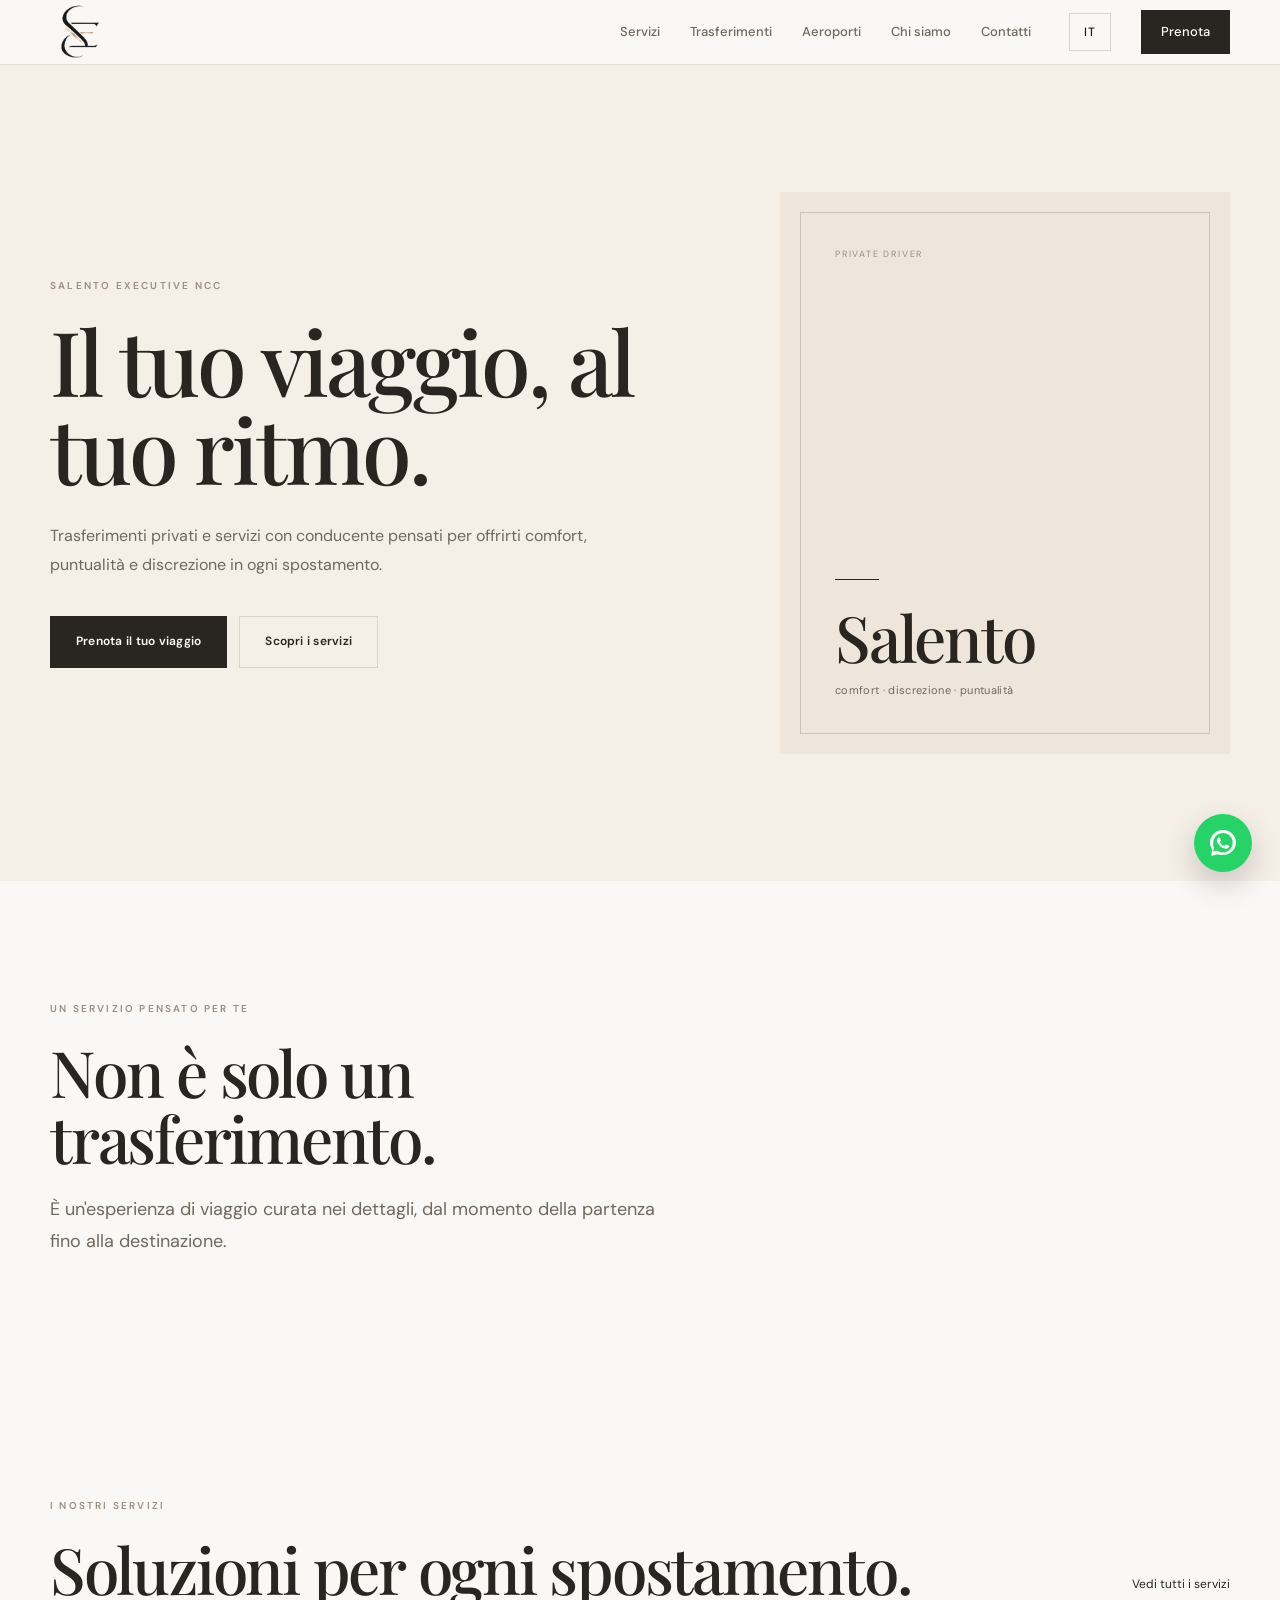
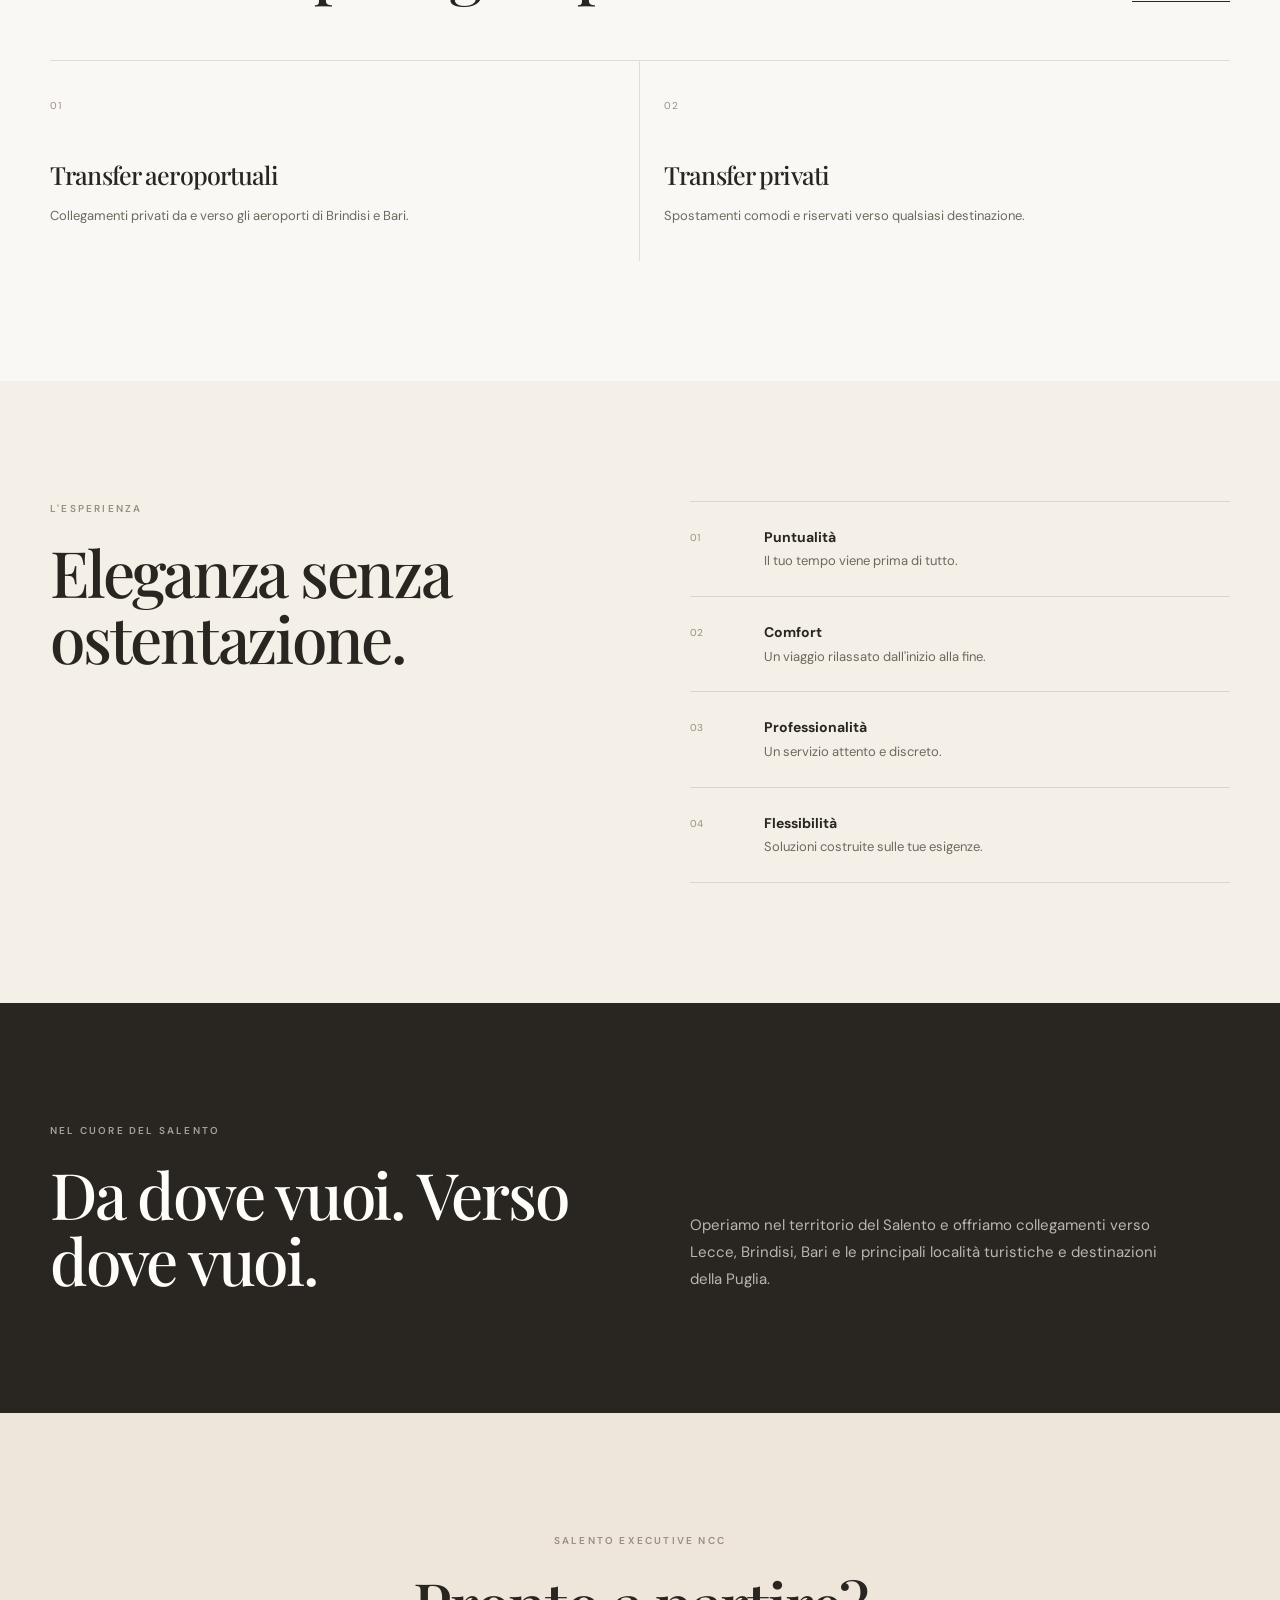
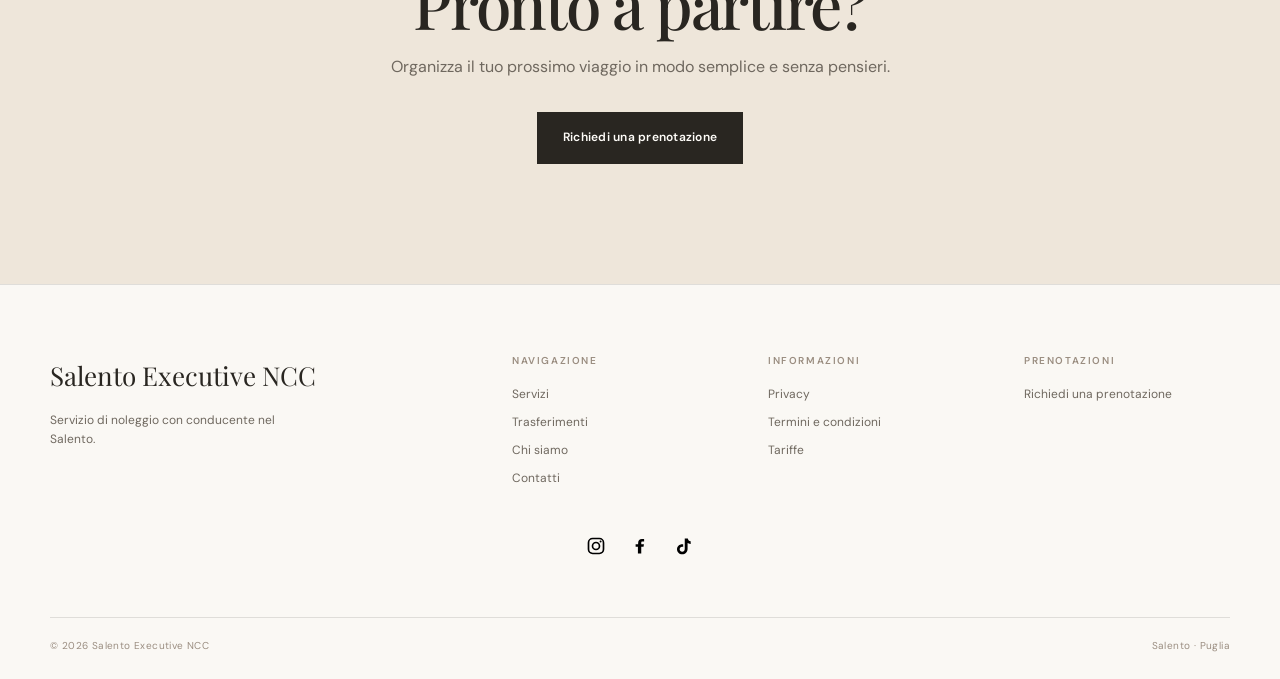
<file: index.html>
<!DOCTYPE html>
<html lang="it">
<head>
    <meta charset="UTF-8">
    <meta name="viewport" content="width=device-width, initial-scale=1.0">

    <title>Salento Executive NCC | Noleggio con Conducente</title>

    <meta
        name="description"
        content="Salento Executive NCC offre servizi di noleggio con conducente, transfer aeroportuali e trasferimenti privati nel Salento e in Puglia."
    >

    <meta name="theme-color" content="#f4efe7">

    <link rel="icon" type="image/png" href="favicon.png">
    <link rel="apple-touch-icon" href="favicon.png">
    <meta name="apple-mobile-web-app-title" content="Salento Executive NCC">

    <link rel="stylesheet" href="css/style.css">
</head>

<body>

<header class="header">

    <div class="container header-inner">

        <a href="./" class="logo-link" aria-label="Salento Executive NCC">
            <img
                src="logo.png"
                alt="Salento Executive NCC"
                class="logo"
            >
        </a>

        <nav class="navigation">

            <a href="servizi/" data-i18n="nav.services">
                Servizi
            </a>

            <a href="trasferimenti/" data-i18n="nav.transfers">
                Trasferimenti
            </a>

            <div class="dropdown">

                <a href="#" class="dropdown-toggle" data-i18n="nav.airports">
                    Aeroporti
                </a>

                <div class="dropdown-menu">

                    <a href="aeroporto-brindisi/" data-i18n="nav.brindisi">
                        Aeroporto di Brindisi
                    </a>

                    <a href="aeroporto-bari/" data-i18n="nav.bari">
                        Aeroporto di Bari
                    </a>

                </div>

            </div>

            <a href="chi-siamo/" data-i18n="nav.about">
                Chi siamo
            </a>

            <a href="contatti/" data-i18n="nav.contact">
                Contatti
            </a>
<div class="language-selector">

    <button type="button" class="language-button" aria-label="Seleziona lingua">
        IT
    </button>

    <div class="language-menu">

        <button type="button" data-lang="it">
            IT
        </button>

        <button type="button" data-lang="en">
            EN
        </button>

        <button type="button" data-lang="fr">
            FR
        </button>

        <button type="button" data-lang="es">
            ES
        </button>

        <button type="button" data-lang="de">
            DE
        </button>

    </div>

</div>
            <a href="prenota/" class="nav-button" data-i18n="nav.book">
                Prenota
            </a>

        </nav>


        <button
            class="menu-button"
            type="button"
            aria-label="Apri menu"
            aria-expanded="false"
        >
            <span></span>
            <span></span>
            <span></span>
        </button>

    </div>

</header>


<main>

    <!-- HERO -->

    <section class="hero">

        <div class="container hero-content">

            <div class="hero-text">

                <p class="eyebrow" data-i18n="hero.eyebrow">
                    SALENTO EXECUTIVE NCC
                </p>

                <h1 data-i18n="hero.title">
                    Il tuo viaggio, al tuo ritmo.
                </h1>

                <p class="hero-description" data-i18n="hero.description">
                    Trasferimenti privati e servizi con conducente
                    pensati per offrirti comfort, puntualità e
                    discrezione in ogni spostamento.
                </p>

                <div class="hero-actions">

                    <a
                        href="./prenota/"
                        class="button button-dark"
                        data-i18n="hero.book"
                    >
                        Prenota il tuo viaggio
                    </a>

                    <a
                        href="./servizi/"
                        class="button button-light"
                        data-i18n="hero.services"
                    >
                        Scopri i servizi
                    </a>

                </div>

            </div>


            <div class="hero-visual">

                <div class="hero-frame">

                    <div class="hero-frame-content">

                        <span
                            class="hero-label"
                            data-i18n="hero.privateDriver"
                        >
                            PRIVATE DRIVER
                        </span>

                        <div class="hero-line"></div>

                        <h2 data-i18n="hero.salento">
                            Salento
                        </h2>

                        <p data-i18n="hero.comfort">
                            comfort · discrezione · puntualità
                        </p>

                    </div>

                </div>

            </div>

        </div>

    </section>


    <!-- INTRO -->

    <section class="intro section">

        <div class="container">

            <div class="intro-content">

                <p class="eyebrow" data-i18n="intro.eyebrow">
                    UN SERVIZIO PENSATO PER TE
                </p>

                <h2 data-i18n="intro.title">
                    Non è solo un trasferimento.
                </h2>

                <p data-i18n="intro.description">
                    È un'esperienza di viaggio curata nei dettagli,
                    dal momento della partenza fino alla destinazione.
                </p>

            </div>

        </div>

    </section>


    <!-- SERVIZI -->

    <section class="services section">

        <div class="container">

            <div class="section-heading">

                <div>

                    <p class="eyebrow" data-i18n="services.eyebrow">
                        I NOSTRI SERVIZI
                    </p>

                    <h2 data-i18n="services.title">
                        Soluzioni per ogni spostamento.
                    </h2>

                </div>

                <a
                    href="./servizi/"
                    class="text-link"
                    data-i18n="services.viewAll"
                >
                    Vedi tutti i servizi
                    <span>→</span>
                </a>

            </div>


            <div class="services-grid">

                <a
                    href="./trasferimenti/"
                    class="service-card"
                >

                    <span class="service-number">
                        01
                    </span>

                    <h3 data-i18n="services.airport.title">
                        Transfer aeroportuali
                    </h3>

                    <p data-i18n="services.airport.description">
                        Collegamenti privati da e verso gli
                        aeroporti di Brindisi e Bari.
                    </p>

                </a>


                <a
                    href="./servizi/"
                    class="service-card"
                >

                    <span class="service-number">
                        02
                    </span>

                    <h3 data-i18n="services.private.title">
                        Transfer privati
                    </h3>

                    <p data-i18n="services.private.description">
                        Spostamenti comodi e riservati verso
                        qualsiasi destinazione.
                    </p>

                </a>

            </div>

        </div>

    </section>


    <!-- ESPERIENZA -->

    <section class="experience section">

        <div class="container experience-grid">

            <div class="experience-title">

                <p class="eyebrow" data-i18n="experience.eyebrow">
                    L'ESPERIENZA
                </p>

                <h2 data-i18n="experience.title">
                    Eleganza senza ostentazione.
                </h2>

            </div>


            <div class="experience-list">

                <div class="experience-item">

                    <span class="experience-number">
                        01
                    </span>

                    <div>

                        <strong data-i18n="experience.punctuality">
                            Puntualità
                        </strong>

                        <p data-i18n="experience.punctuality.description">
                            Il tuo tempo viene prima di tutto.
                        </p>

                    </div>

                </div>


                <div class="experience-item">

                    <span class="experience-number">
                        02
                    </span>

                    <div>

                        <strong data-i18n="experience.comfort">
                            Comfort
                        </strong>

                        <p data-i18n="experience.comfort.description">
                            Un viaggio rilassato dall'inizio alla fine.
                        </p>

                    </div>

                </div>


                <div class="experience-item">

                    <span class="experience-number">
                        03
                    </span>

                    <div>

                        <strong data-i18n="experience.professionalism">
                            Professionalità
                        </strong>

                        <p data-i18n="experience.professionalism.description">
                            Un servizio attento e discreto.
                        </p>

                    </div>

                </div>


                <div class="experience-item">

                    <span class="experience-number">
                        04
                    </span>

                    <div>

                        <strong data-i18n="experience.flexibility">
                            Flessibilità
                        </strong>

                        <p data-i18n="experience.flexibility.description">
                            Soluzioni costruite sulle tue esigenze.
                        </p>

                    </div>

                </div>

            </div>

        </div>

    </section>


    <!-- TERRITORIO -->

    <section class="territory section">

        <div class="container territory-grid">

            <div>

                <p class="eyebrow" data-i18n="territory.eyebrow">
                    NEL CUORE DEL SALENTO
                </p>

                <h2 data-i18n="territory.title">
                    Da dove vuoi.
                    <br>
                    Verso dove vuoi.
                </h2>

            </div>


            <div>

                <p data-i18n="territory.description">
                    Operiamo nel territorio del Salento e offriamo
                    collegamenti verso Lecce, Brindisi, Bari e le
                    principali località turistiche e destinazioni
                    della Puglia.
                </p>

            </div>

        </div>

    </section>


    <!-- CTA -->

    <section class="final-cta section">

        <div class="container final-cta-content">

            <p class="eyebrow" data-i18n="cta.eyebrow">
                SALENTO EXECUTIVE NCC
            </p>

            <h2 data-i18n="cta.title">
                Pronto a partire?
            </h2>

            <p data-i18n="cta.description">
                Organizza il tuo prossimo viaggio in modo semplice
                e senza pensieri.
            </p>

            <a
                href="./prenota/"
                class="button button-dark"
                data-i18n="cta.book"
            >
                Richiedi una prenotazione
            </a>

        </div>

    </section>

</main>


<!-- FOOTER -->

<footer class="footer">

    <div class="container footer-grid">

        <div class="footer-brand">

            <a href="./">
                Salento Executive NCC
            </a>

            <p data-i18n="footer.description">
                Servizio di noleggio con conducente
                nel Salento.
            </p>

        </div>


        <div class="footer-column">

            <h3 data-i18n="footer.navigation">
                Navigazione
            </h3>

            <a href="./servizi/" data-i18n="nav.services">
                Servizi
            </a>

            <a href="./trasferimenti/" data-i18n="nav.transfers">
                Trasferimenti
            </a>

            <a href="./chi-siamo/" data-i18n="nav.about">
                Chi siamo
            </a>

            <a href="./contatti/" data-i18n="nav.contact">
                Contatti
            </a>

        </div>


        <div class="footer-column">

            <h3 data-i18n="footer.information">
                Informazioni
            </h3>

            <a href="./privacy/" data-i18n="footer.privacy">
                Privacy
            </a>

            <a href="./termini/" data-i18n="footer.terms">
                Termini e condizioni
            </a>

            <a href="./tariffe/" data-i18n="footer.rates">
                Tariffe
            </a>

        </div>


        <div class="footer-column">

            <h3 data-i18n="footer.booking">
                Prenotazioni
            </h3>

            <a
                href="./prenota/"
                data-i18n="footer.request"
            >
                Richiedi una prenotazione
            </a>

        </div>

    </div>


    <div class="footer-social">

        <a
            href="#"
            target="_blank"
            rel="noopener"
            aria-label="Instagram"
        >
            <img src="instagram.svg" alt="Instagram">
        </a>

        <a
            href="#"
            target="_blank"
            rel="noopener"
            aria-label="Facebook"
        >
            <img src="facebook.svg" alt="Facebook">
        </a>

        <a
            href="#"
            target="_blank"
            rel="noopener"
            aria-label="TikTok"
        >
            <img src="tiktok.svg" alt="TikTok">
        </a>

    </div>


    <div class="container footer-bottom">

        <span>
            © <span id="current-year"></span>
            Salento Executive NCC
        </span>

        <span data-i18n="footer.location">
            Salento · Puglia
        </span>

    </div>

</footer>


<a
    href="https://wa.me/393200404903"
    class="whatsapp-fixed no-transition"
    target="_blank"
    rel="noopener"
    aria-label="Contattaci su WhatsApp"
>

    <img
        src="whatsapp.svg"
        alt="WhatsApp"
    >

</a>


<script src="js/translations.js"></script>
<script src="js/main.js"></script>

</body>
</html>
</file>
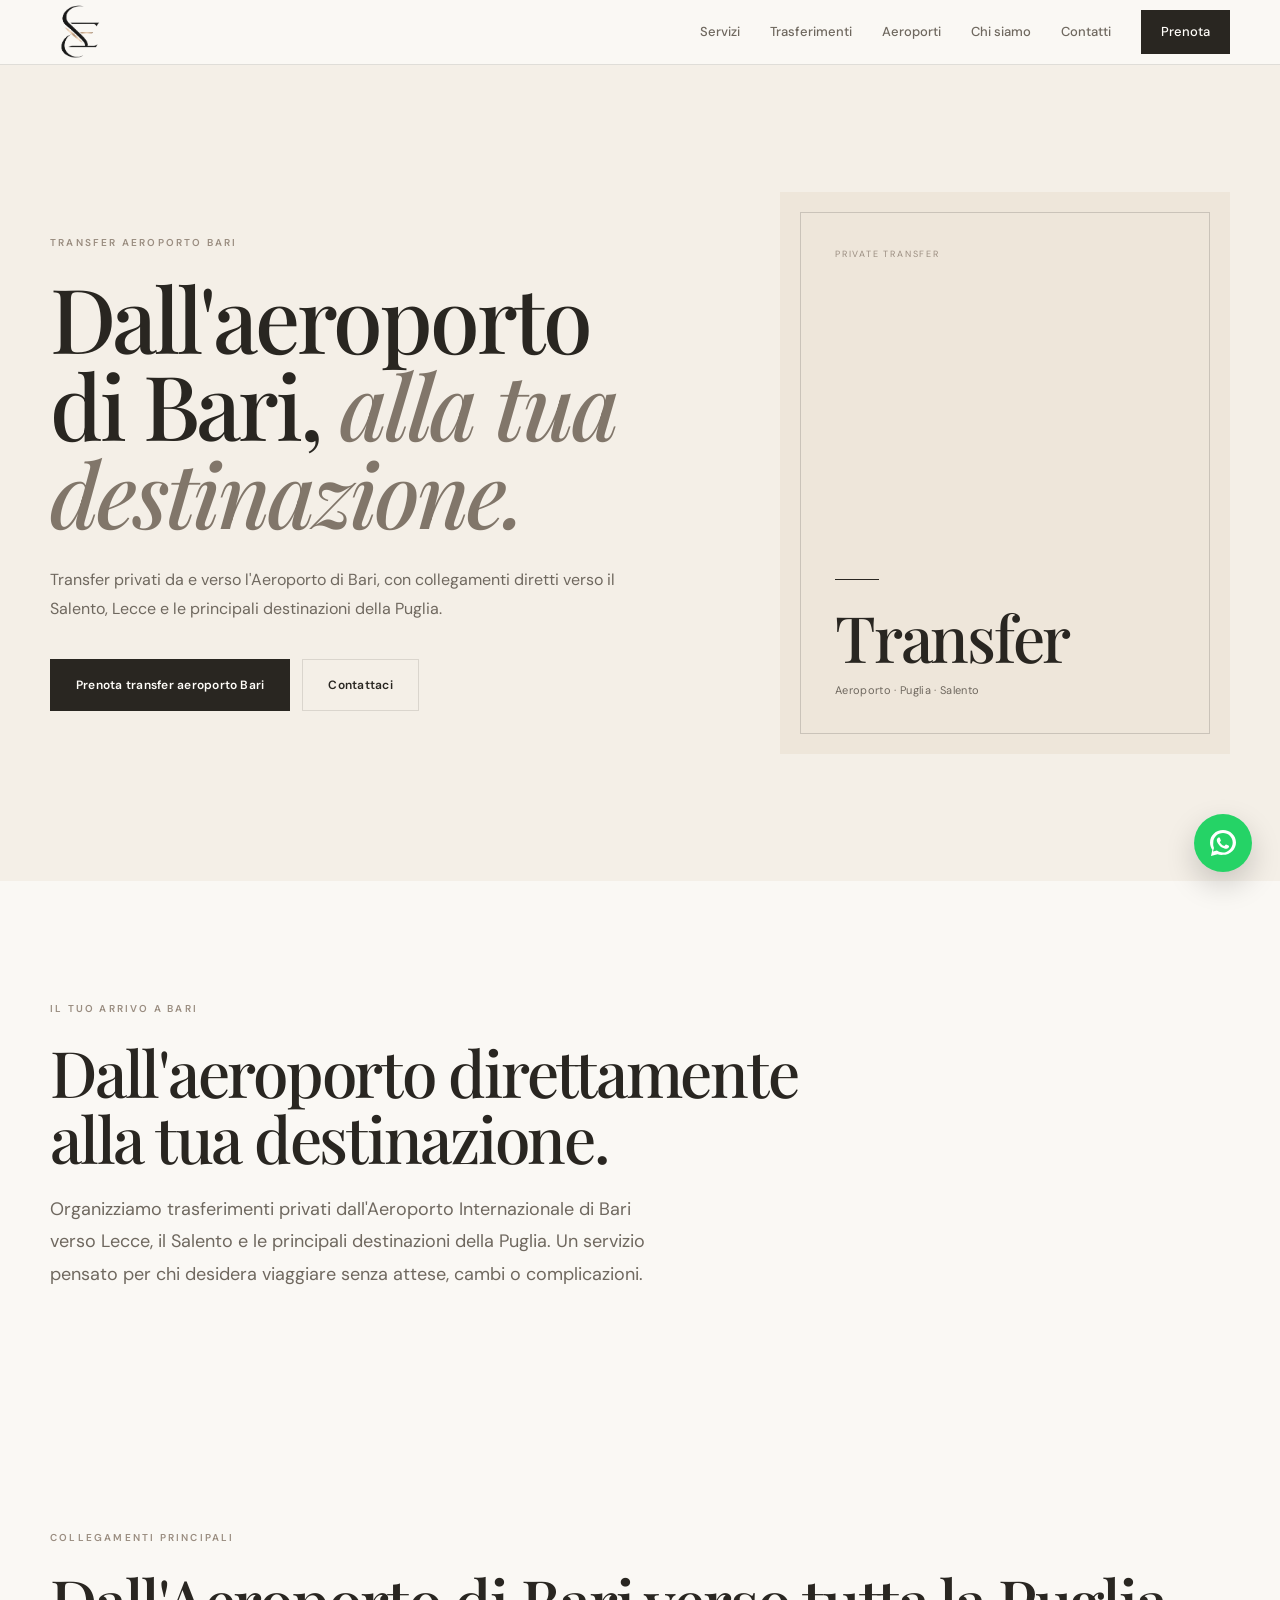
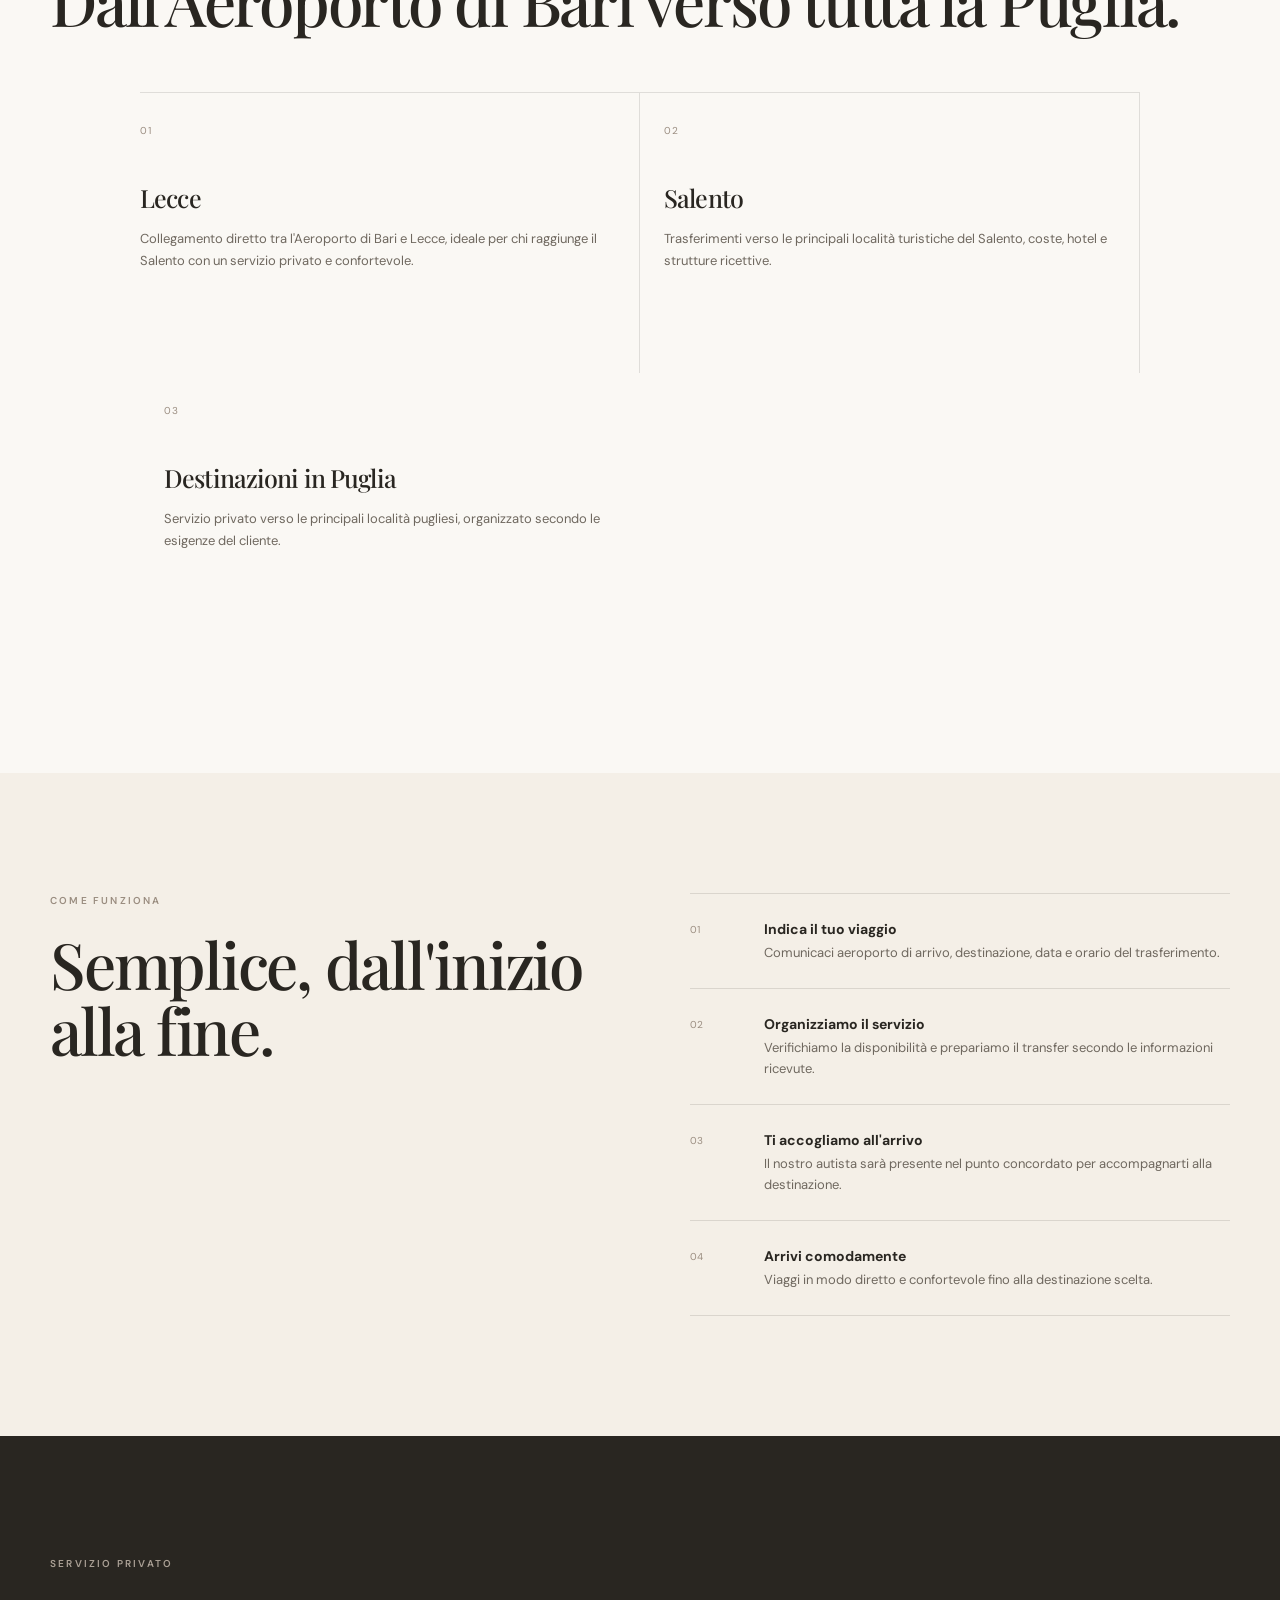
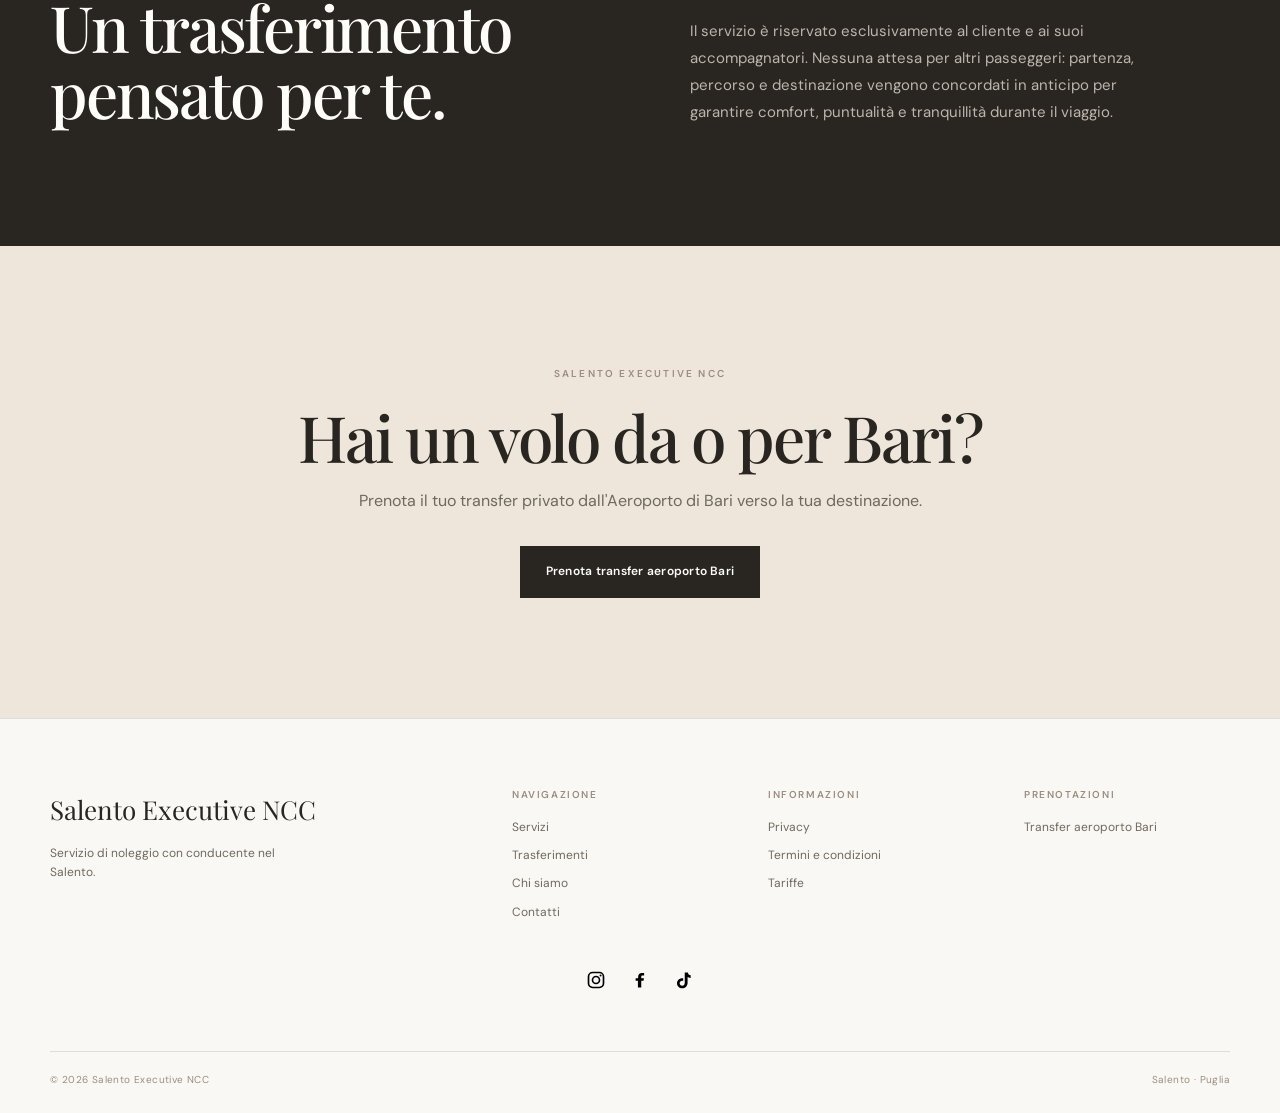
<file: aeroporto-bari/index.html>
<!DOCTYPE html>
<html lang="it">

<head>

<meta charset="UTF-8">
<meta name="viewport" content="width=device-width, initial-scale=1.0">

<title>Transfer Aeroporto Bari | Salento Executive NCC</title>

<meta
name="description"
content="Transfer privati da e per l'Aeroporto di Bari verso il Salento e le principali destinazioni della Puglia con Salento Executive NCC."
>

<meta name="theme-color" content="#f4efe7">

<link rel="icon" href="../favicon.png">
<link rel="stylesheet" href="../css/style.css">

</head>


<body>


<header class="header">

<div class="container header-inner">


<a
href="../"
class="logo-link"
aria-label="Salento Executive NCC"
>

<img
src="../logo.png"
alt="Salento Executive NCC"
class="logo"
>

</a>



<nav class="navigation">


<a href="../servizi/">
Servizi
</a>


<a href="../trasferimenti/">
Trasferimenti
</a>



<div class="dropdown">


<a href="#" class="dropdown-toggle">
Aeroporti
</a>


<div class="dropdown-menu">


<a href="../aeroporto-brindisi/">
Aeroporto di Brindisi
</a>


<a href="../aeroporto-bari/">
Aeroporto di Bari
</a>


</div>


</div>



<a href="../chi-siamo/">
Chi siamo
</a>


<a href="../contatti/">
Contatti
</a>


<a href="../prenota/" class="nav-button">
Prenota
</a>


</nav>



<button
class="menu-button"
type="button"
aria-label="Apri menu"
aria-expanded="false"
>

<span></span>
<span></span>
<span></span>

</button>


</div>

</header>




<main>



<section class="hero">


<div class="container hero-content">



<div class="hero-text">


<p class="eyebrow">
TRANSFER AEROPORTO BARI
</p>



<h1>

Dall'aeroporto di Bari,
<em>alla tua destinazione.</em>

</h1>



<p class="hero-description">

Transfer privati da e verso l'Aeroporto
di Bari, con collegamenti diretti verso
il Salento, Lecce e le principali
destinazioni della Puglia.

</p>




<div class="hero-actions">


<a
href="../prenota/?servizio=aeroportuale&aeroporto=bari"
class="button button-dark"
>

Prenota transfer aeroporto Bari

</a>



<a
href="../contatti/"
class="button button-light"
>

Contattaci

</a>


</div>


</div>





<div class="hero-visual">


<div class="hero-frame">


<div class="hero-frame-content">


<span class="hero-label">
PRIVATE TRANSFER
</span>


<div class="hero-line"></div>


<h2>
Transfer
</h2>


<p>
Aeroporto · Puglia · Salento
</p>


</div>


</div>


</div>



</div>


</section>

<section class="intro section">


<div class="container">


<div class="intro-content">



<p class="eyebrow">
IL TUO ARRIVO A BARI
</p>



<h2>
Dall'aeroporto
direttamente alla tua destinazione.
</h2>



<p>

Organizziamo trasferimenti privati
dall'Aeroporto Internazionale di Bari
verso Lecce, il Salento e le principali
destinazioni della Puglia.

Un servizio pensato per chi desidera
viaggiare senza attese, cambi o
complicazioni.

</p>



</div>


</div>


</section>






<section class="services section">


<div class="container">



<div class="section-heading">


<div>


<p class="eyebrow">
COLLEGAMENTI PRINCIPALI
</p>



<h2>
Dall'Aeroporto di Bari
verso tutta la Puglia.
</h2>



</div>


</div>





<div class="services-grid airport-grid">



<a
href="../prenota/?servizio=aeroportuale&aeroporto=bari"
class="service-card"
>


<span class="service-number">
01
</span>


<h3>
Lecce
</h3>


<p>

Collegamento diretto tra l'Aeroporto
di Bari e Lecce, ideale per chi
raggiunge il Salento con un servizio
privato e confortevole.

</p>


</a>





<a
href="../prenota/?servizio=aeroportuale&aeroporto=bari"
class="service-card"
>


<span class="service-number">
02
</span>


<h3>
Salento
</h3>


<p>

Trasferimenti verso le principali
località turistiche del Salento,
coste, hotel e strutture ricettive.

</p>


</a>





<a
href="../prenota/?servizio=aeroportuale&aeroporto=bari"
class="service-card"
>


<span class="service-number">
03
</span>


<h3>
Destinazioni in Puglia
</h3>


<p>

Servizio privato verso le principali
località pugliesi, organizzato
secondo le esigenze del cliente.

</p>


</a>



</div>


</div>


</section>

<section class="experience section">


<div class="container experience-grid">



<div class="experience-title">


<p class="eyebrow">
COME FUNZIONA
</p>



<h2>

Semplice,
dall'inizio alla fine.

</h2>



</div>





<div class="experience-list">



<div class="experience-item">


<span class="experience-number">
01
</span>



<div>


<strong>
Indica il tuo viaggio
</strong>



<p>

Comunicaci aeroporto di arrivo,
destinazione, data e orario
del trasferimento.

</p>


</div>


</div>





<div class="experience-item">


<span class="experience-number">
02
</span>



<div>


<strong>
Organizziamo il servizio
</strong>



<p>

Verifichiamo la disponibilità
e prepariamo il transfer secondo
le informazioni ricevute.

</p>


</div>


</div>





<div class="experience-item">


<span class="experience-number">
03
</span>



<div>


<strong>
Ti accogliamo all'arrivo
</strong>



<p>

Il nostro autista sarà presente
nel punto concordato per
accompagnarti alla destinazione.

</p>


</div>


</div>





<div class="experience-item">


<span class="experience-number">
04
</span>



<div>


<strong>
Arrivi comodamente
</strong>



<p>

Viaggi in modo diretto e confortevole
fino alla destinazione scelta.

</p>


</div>


</div>



</div>


</div>


</section>






<section class="territory section">


<div class="container territory-grid">



<div>


<p class="eyebrow">
SERVIZIO PRIVATO
</p>



<h2>

Un trasferimento
pensato per te.

</h2>



</div>





<div>


<p>

Il servizio è riservato esclusivamente
al cliente e ai suoi accompagnatori.

Nessuna attesa per altri passeggeri:
partenza, percorso e destinazione
vengono concordati in anticipo per
garantire comfort, puntualità e
tranquillità durante il viaggio.

</p>



</div>



</div>


</section>






<section class="final-cta section">


<div class="container final-cta-content">



<p class="eyebrow">
SALENTO EXECUTIVE NCC
</p>



<h2>

Hai un volo da o per Bari?

</h2>



<p>

Prenota il tuo transfer privato
dall'Aeroporto di Bari verso
la tua destinazione.

</p>




<a
href="../prenota/?servizio=aeroportuale&aeroporto=bari"
class="button button-dark"
>

Prenota transfer aeroporto Bari

</a>



</div>


</section>

</main>





<footer class="footer">


<div class="container footer-grid">



<div class="footer-brand">


<a href="../">

Salento Executive NCC

</a>



<p>

Servizio di noleggio con conducente
nel Salento.

</p>


</div>





<div class="footer-column">


<h3>
Navigazione
</h3>



<a href="../servizi/">
Servizi
</a>



<a href="../trasferimenti/">
Trasferimenti
</a>



<a href="../chi-siamo/">
Chi siamo
</a>



<a href="../contatti/">
Contatti
</a>



</div>






<div class="footer-column">

    <h3>
        Informazioni
    </h3>

    <a href="../privacy/">
        Privacy
    </a>

    <a href="../termini/">
        Termini e condizioni
    </a>

    <a href="../tariffe/">
        Tariffe
    </a>

</div>






<div class="footer-column">


<h3>
Prenotazioni
</h3>



<a href="../prenota/?servizio=aeroportuale&aeroporto=bari">
Transfer aeroporto Bari
</a>



</div>




</div>


</div>


</div>


<div class="footer-social">

    <a href="#" target="_blank" rel="noopener" aria-label="Instagram">
        <img src="../instagram.svg" alt="Instagram">
    </a>

    <a href="#" target="_blank" rel="noopener" aria-label="Facebook">
        <img src="../facebook.svg" alt="Facebook">
    </a>

    <a href="#" target="_blank" rel="noopener" aria-label="TikTok">
        <img src="../tiktok.svg" alt="TikTok">
    </a>

</div>


<div class="container footer-bottom">







<span>

© <span id="current-year"></span>
Salento Executive NCC

</span>



<span>

Salento · Puglia

</span>



</div>



</footer>






<a 
href="https://wa.me/393200404903"
class="whatsapp-fixed no-transition"
target="_blank"
rel="noopener"
aria-label="Contattaci su WhatsApp"
>


<img src="../whatsapp.svg" alt="WhatsApp">


</a>





<script src="../js/main.js"></script>



</body>

</html>
</file>
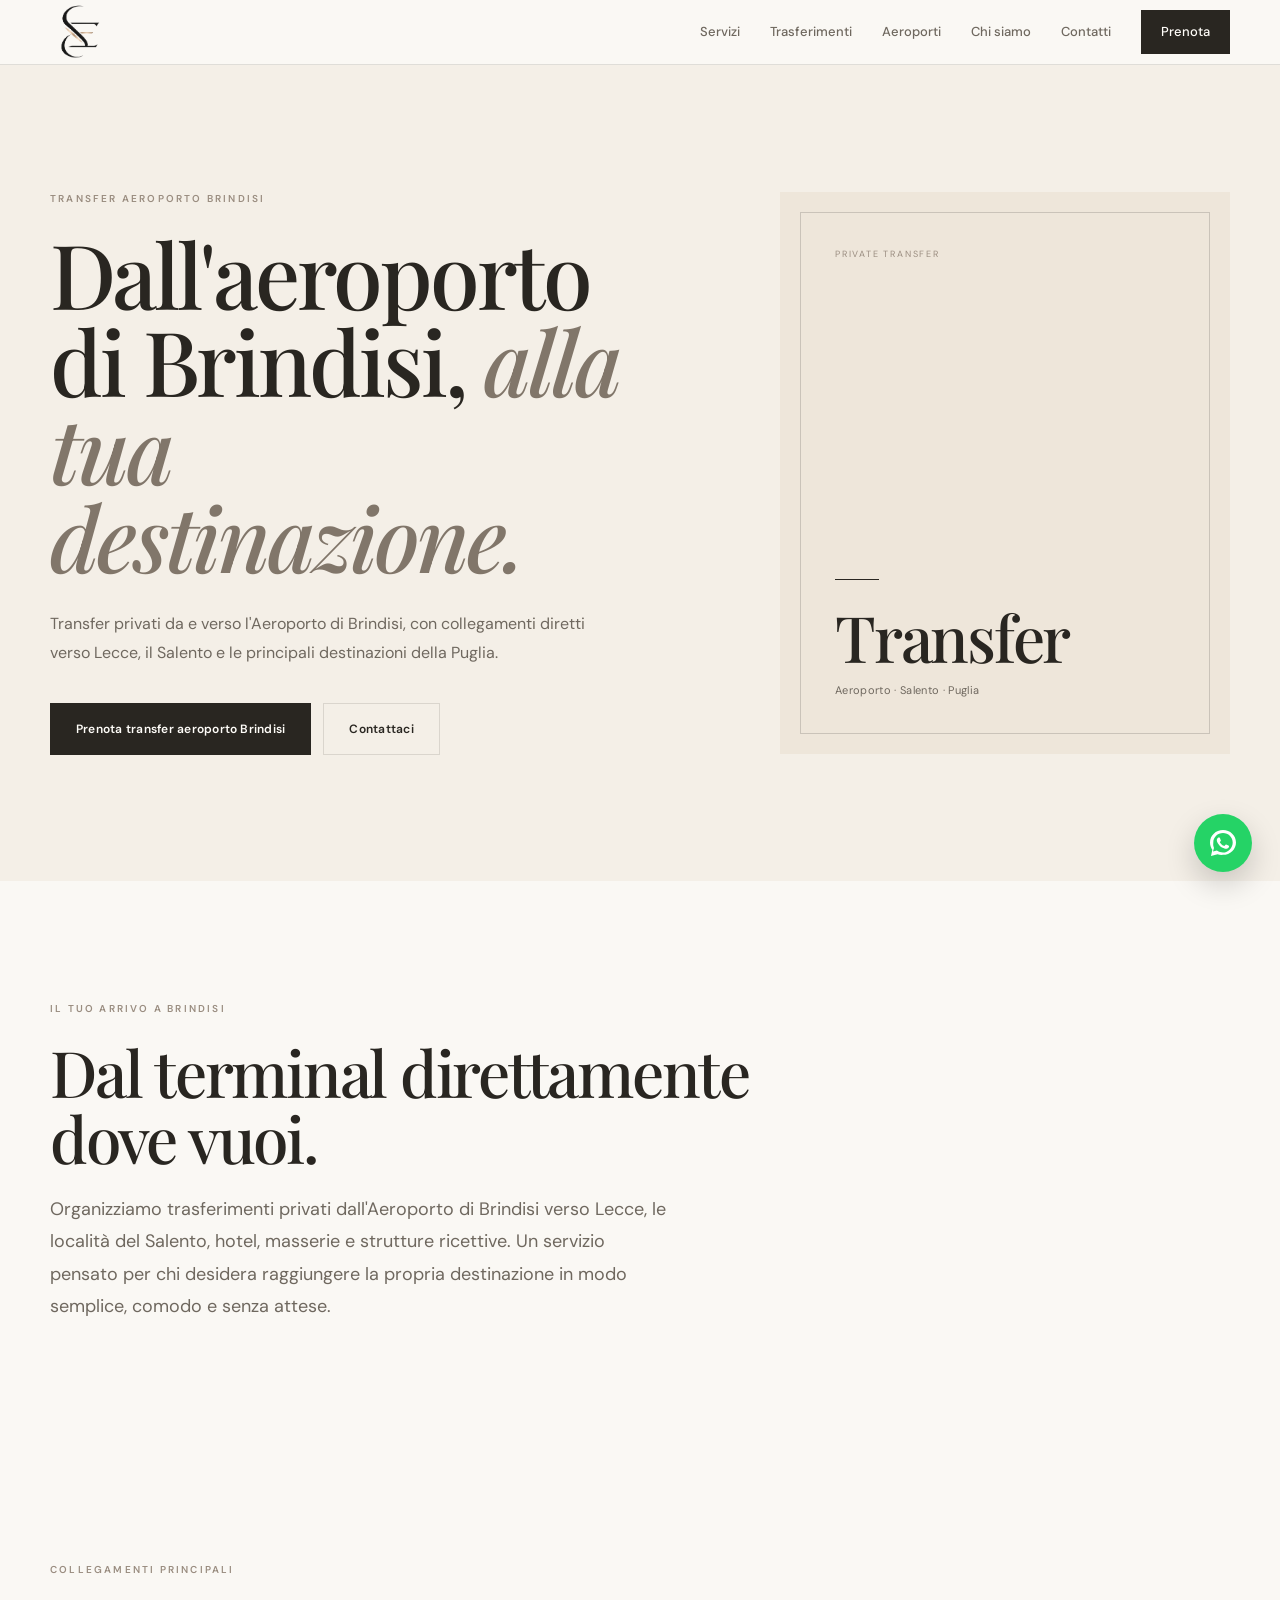
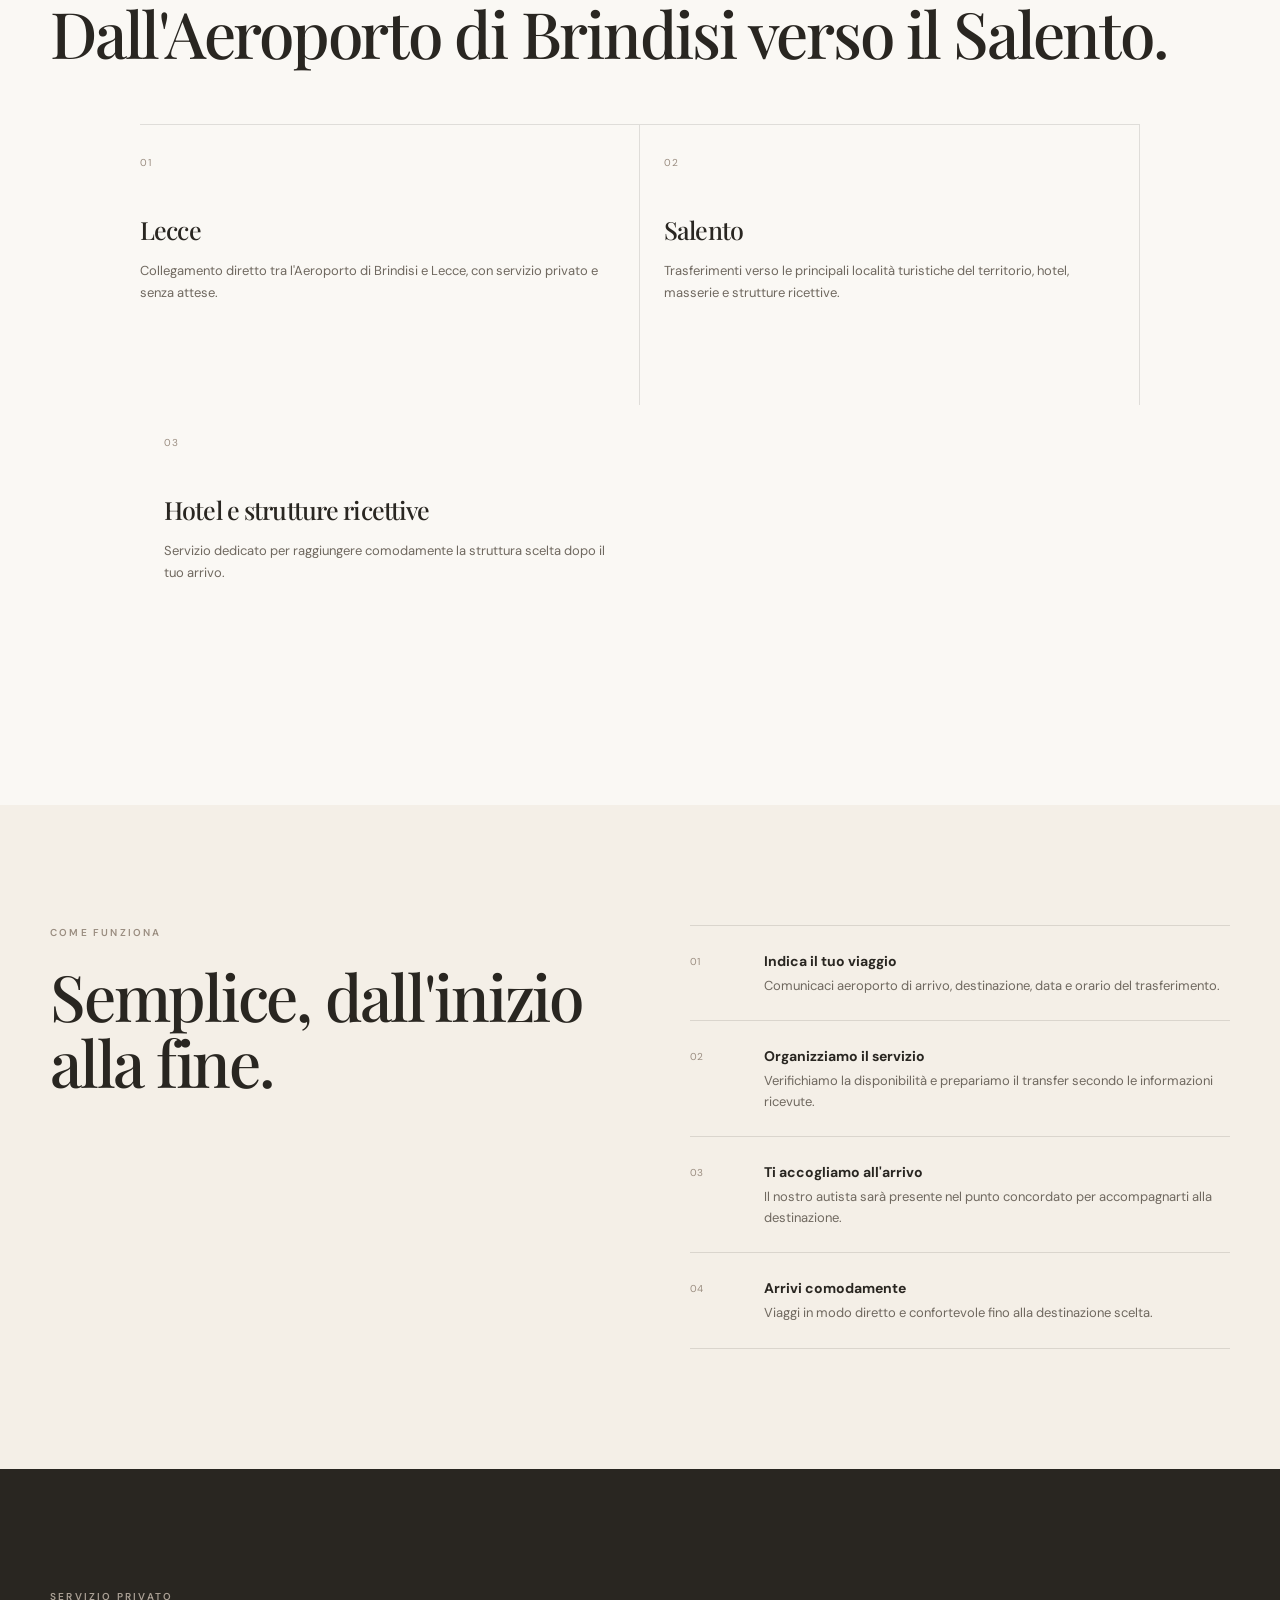
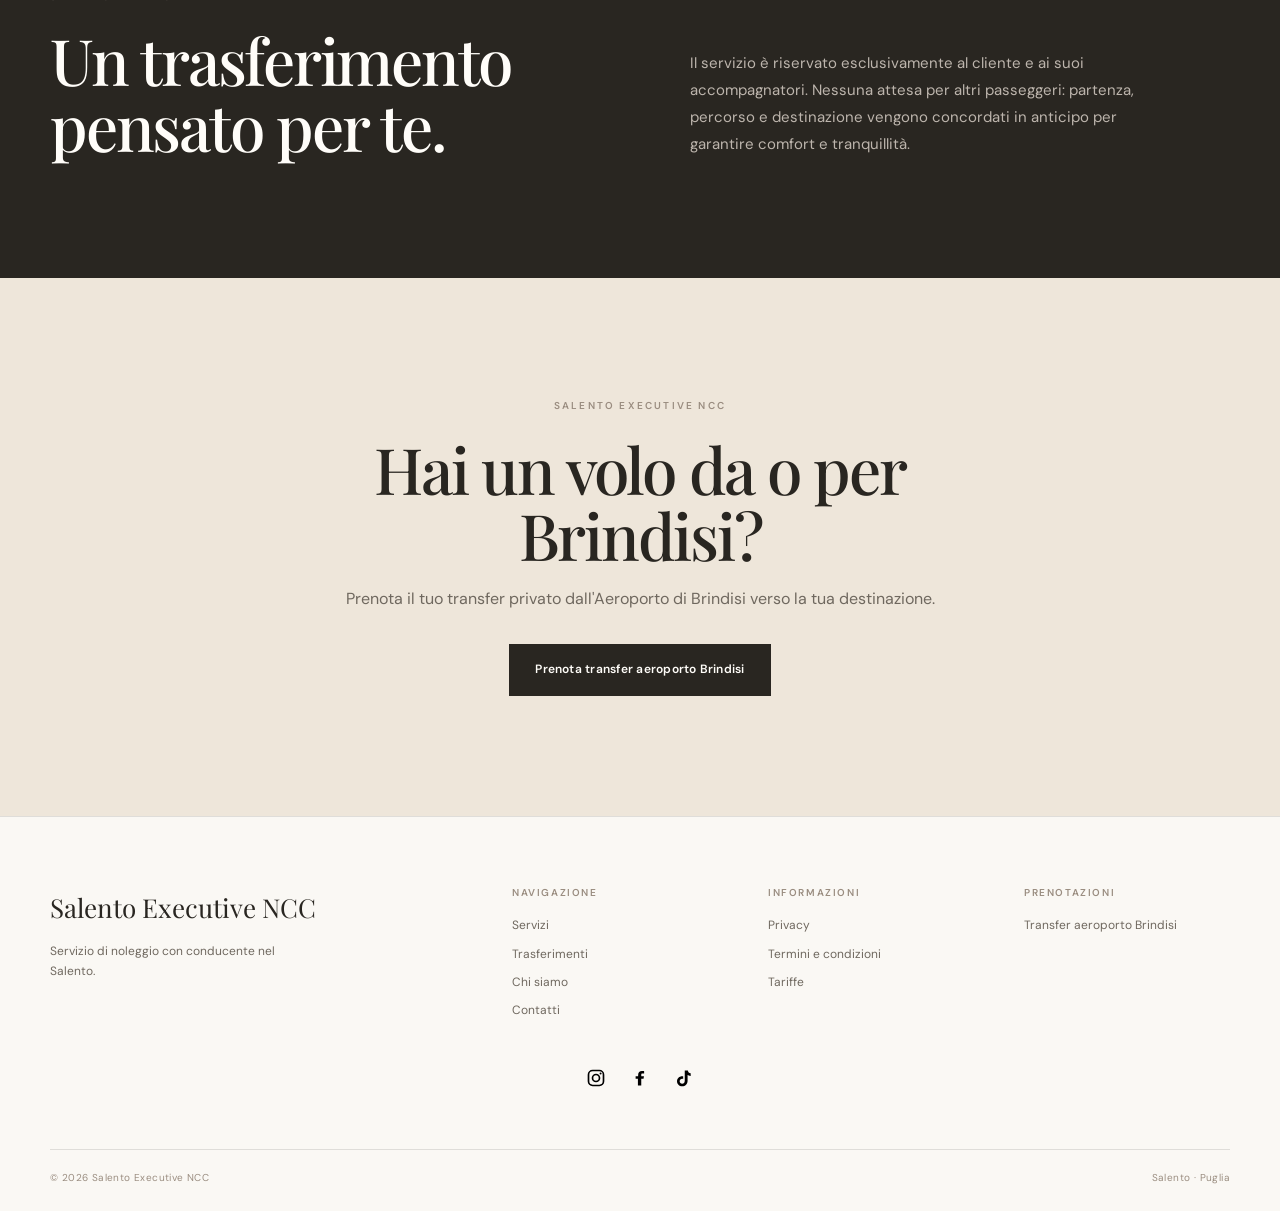
<file: aeroporto-brindisi/index.html>
<!DOCTYPE html>
<html lang="it">

<head>

<meta charset="UTF-8">
<meta name="viewport" content="width=device-width, initial-scale=1.0">

<title>Transfer Aeroporto Brindisi | Salento Executive NCC</title>

<meta
name="description"
content="Transfer privati da e per l'Aeroporto di Brindisi verso Lecce e il Salento con Salento Executive NCC."
>

<meta name="theme-color" content="#f4efe7">

<link rel="icon" href="../favicon.png">
<link rel="stylesheet" href="../css/style.css">

</head>


<body>


<header class="header">

<div class="container header-inner">


<a
href="../"
class="logo-link"
aria-label="Salento Executive NCC"
>

<img
src="../logo.png"
alt="Salento Executive NCC"
class="logo"
>

</a>



<nav class="navigation">


<a href="../servizi/">
Servizi
</a>


<a href="../trasferimenti/">
Trasferimenti
</a>



<div class="dropdown">


<a href="#" class="dropdown-toggle">
Aeroporti
</a>


<div class="dropdown-menu">


<a href="../aeroporto-brindisi/">
Aeroporto di Brindisi
</a>


<a href="../aeroporto-bari/">
Aeroporto di Bari
</a>


</div>


</div>



<a href="../chi-siamo/">
Chi siamo
</a>


<a href="../contatti/">
Contatti
</a>


<a href="../prenota/" class="nav-button">
Prenota
</a>


</nav>



<button
class="menu-button"
type="button"
aria-label="Apri menu"
aria-expanded="false"
>

<span></span>
<span></span>
<span></span>

</button>


</div>

</header>




<main>



<section class="hero">


<div class="container hero-content">



<div class="hero-text">


<p class="eyebrow">
TRANSFER AEROPORTO BRINDISI
</p>



<h1>

Dall'aeroporto di Brindisi,
<em>alla tua destinazione.</em>

</h1>



<p class="hero-description">

Transfer privati da e verso l'Aeroporto
di Brindisi, con collegamenti diretti
verso Lecce, il Salento e le principali
destinazioni della Puglia.

</p>




<div class="hero-actions">


<a
href="../prenota/?servizio=aeroportuale&aeroporto=brindisi"
class="button button-dark"
>

Prenota transfer aeroporto Brindisi

</a>



<a
href="../contatti/"
class="button button-light"
>

Contattaci

</a>


</div>


</div>





<div class="hero-visual">


<div class="hero-frame">


<div class="hero-frame-content">


<span class="hero-label">
PRIVATE TRANSFER
</span>


<div class="hero-line"></div>


<h2>
Transfer
</h2>


<p>
Aeroporto · Salento · Puglia
</p>


</div>


</div>


</div>



</div>


</section>

<section class="intro section">


<div class="container">


<div class="intro-content">



<p class="eyebrow">
IL TUO ARRIVO A BRINDISI
</p>



<h2>
Dal terminal
direttamente dove vuoi.
</h2>



<p>

Organizziamo trasferimenti privati
dall'Aeroporto di Brindisi verso
Lecce, le località del Salento,
hotel, masserie e strutture ricettive.

Un servizio pensato per chi desidera
raggiungere la propria destinazione
in modo semplice, comodo e senza attese.

</p>



</div>


</div>


</section>





<section class="services section">


<div class="container">



<div class="section-heading">


<div>


<p class="eyebrow">
COLLEGAMENTI PRINCIPALI
</p>



<h2>
Dall'Aeroporto di Brindisi
verso il Salento.
</h2>



</div>


</div>





<div class="services-grid airport-grid">



<a
href="../prenota/?servizio=aeroportuale&aeroporto=brindisi"
class="service-card"
>


<span class="service-number">
01
</span>


<h3>
Lecce
</h3>


<p>

Collegamento diretto tra l'Aeroporto
di Brindisi e Lecce, con servizio
privato e senza attese.

</p>


</a>





<a
href="../prenota/?servizio=aeroportuale&aeroporto=brindisi"
class="service-card"
>


<span class="service-number">
02
</span>


<h3>
Salento
</h3>


<p>

Trasferimenti verso le principali
località turistiche del territorio,
hotel, masserie e strutture ricettive.

</p>


</a>





<a
href="../prenota/?servizio=aeroportuale&aeroporto=brindisi"
class="service-card"
>


<span class="service-number">
03
</span>


<h3>
Hotel e strutture ricettive
</h3>


<p>

Servizio dedicato per raggiungere
comodamente la struttura scelta
dopo il tuo arrivo.

</p>


</a>



</div>


</div>


</section>

<section class="experience section">


<div class="container experience-grid">



<div class="experience-title">


<p class="eyebrow">
COME FUNZIONA
</p>



<h2>

Semplice,
dall'inizio alla fine.

</h2>



</div>





<div class="experience-list">



<div class="experience-item">


<span class="experience-number">
01
</span>



<div>


<strong>
Indica il tuo viaggio
</strong>



<p>

Comunicaci aeroporto di arrivo,
destinazione, data e orario
del trasferimento.

</p>


</div>


</div>





<div class="experience-item">


<span class="experience-number">
02
</span>



<div>


<strong>
Organizziamo il servizio
</strong>



<p>

Verifichiamo la disponibilità
e prepariamo il transfer secondo
le informazioni ricevute.

</p>


</div>


</div>





<div class="experience-item">


<span class="experience-number">
03
</span>



<div>


<strong>
Ti accogliamo all'arrivo
</strong>



<p>

Il nostro autista sarà presente
nel punto concordato per
accompagnarti alla destinazione.

</p>


</div>


</div>





<div class="experience-item">


<span class="experience-number">
04
</span>



<div>


<strong>
Arrivi comodamente
</strong>



<p>

Viaggi in modo diretto e confortevole
fino alla destinazione scelta.

</p>


</div>


</div>



</div>


</div>


</section>






<section class="territory section">


<div class="container territory-grid">



<div>


<p class="eyebrow">
SERVIZIO PRIVATO
</p>



<h2>

Un trasferimento
pensato per te.

</h2>



</div>





<div>


<p>

Il servizio è riservato esclusivamente
al cliente e ai suoi accompagnatori.

Nessuna attesa per altri passeggeri:
partenza, percorso e destinazione
vengono concordati in anticipo per
garantire comfort e tranquillità.

</p>



</div>



</div>


</section>






<section class="final-cta section">


<div class="container final-cta-content">



<p class="eyebrow">
SALENTO EXECUTIVE NCC
</p>



<h2>

Hai un volo da o per Brindisi?

</h2>



<p>

Prenota il tuo transfer privato
dall'Aeroporto di Brindisi
verso la tua destinazione.

</p>




<a
href="../prenota/?servizio=aeroportuale&aeroporto=brindisi"
class="button button-dark"
>

Prenota transfer aeroporto Brindisi

</a>



</div>


</section>

</main>




<footer class="footer">


<div class="container footer-grid">



<div class="footer-brand">


<a href="../">

Salento Executive NCC

</a>



<p>

Servizio di noleggio con conducente
nel Salento.

</p>


</div>





<div class="footer-column">


<h3>
Navigazione
</h3>



<a href="../servizi/">
Servizi
</a>



<a href="../trasferimenti/">
Trasferimenti
</a>



<a href="../chi-siamo/">
Chi siamo
</a>



<a href="../contatti/">
Contatti
</a>



</div>






<div class="footer-column">

    <h3>
        Informazioni
    </h3>

    <a href="../privacy/">
        Privacy
    </a>

    <a href="../termini/">
        Termini e condizioni
    </a>

    <a href="../tariffe/">
        Tariffe
    </a>

</div>






<div class="footer-column">


<h3>
Prenotazioni
</h3>



<a href="../prenota/?servizio=aeroportuale&aeroporto=brindisi">
Transfer aeroporto Brindisi
</a>



</div>




</div>






</div> <!-- chiude footer-grid -->


<div class="footer-social">

    <a href="#" target="_blank" rel="noopener" aria-label="Instagram">
        <img src="../instagram.svg" alt="Instagram">
    </a>

    <a href="#" target="_blank" rel="noopener" aria-label="Facebook">
        <img src="../facebook.svg" alt="Facebook">
    </a>

    <a href="#" target="_blank" rel="noopener" aria-label="TikTok">
        <img src="../tiktok.svg" alt="TikTok">
    </a>

</div>


<div class="container footer-bottom">

    <span>
        © <span id="current-year"></span>
        Salento Executive NCC
    </span>

    <span>
        Salento · Puglia
    </span>

</div>


</footer>






<a 
href="https://wa.me/393200404903"
class="whatsapp-fixed no-transition"
target="_blank"
rel="noopener"
aria-label="Contattaci su WhatsApp"
>


<img src="../whatsapp.svg" alt="WhatsApp">


</a>





<script src="../js/main.js"></script>



</body>

</html>
</file>
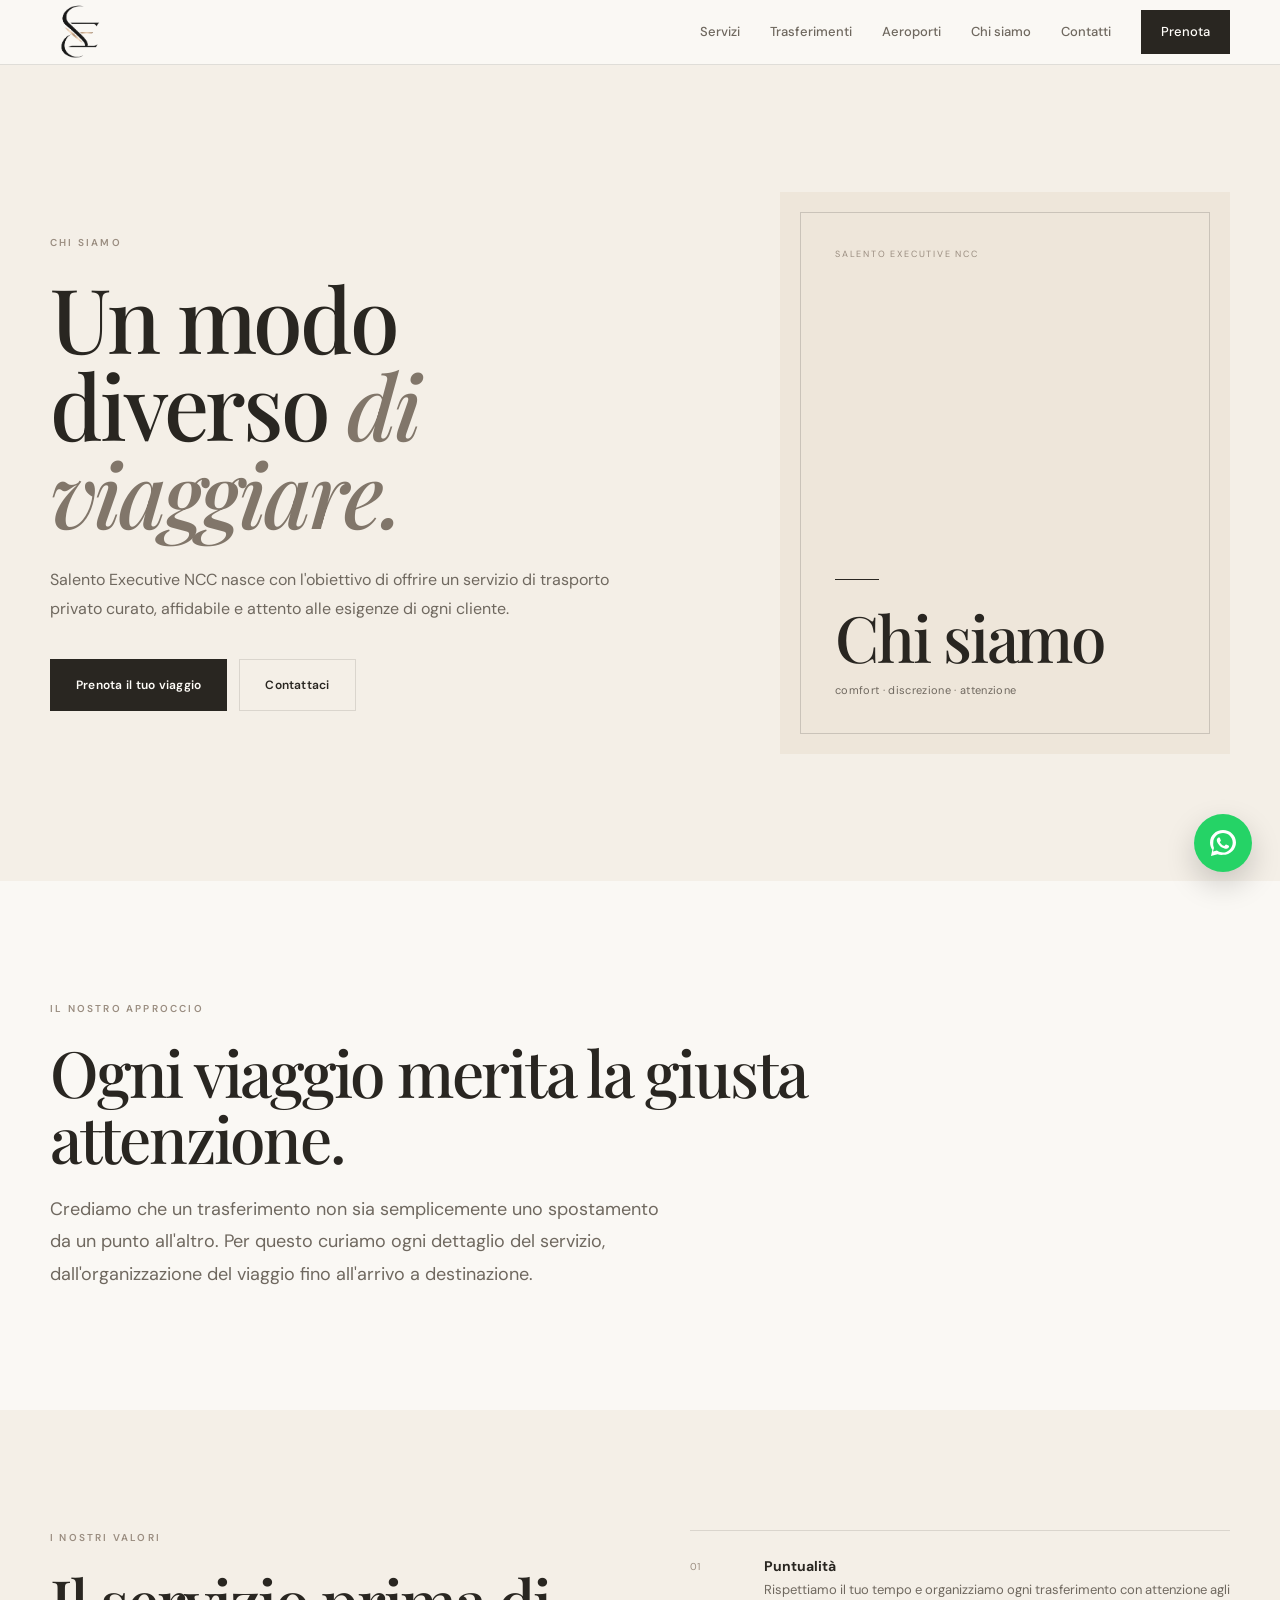
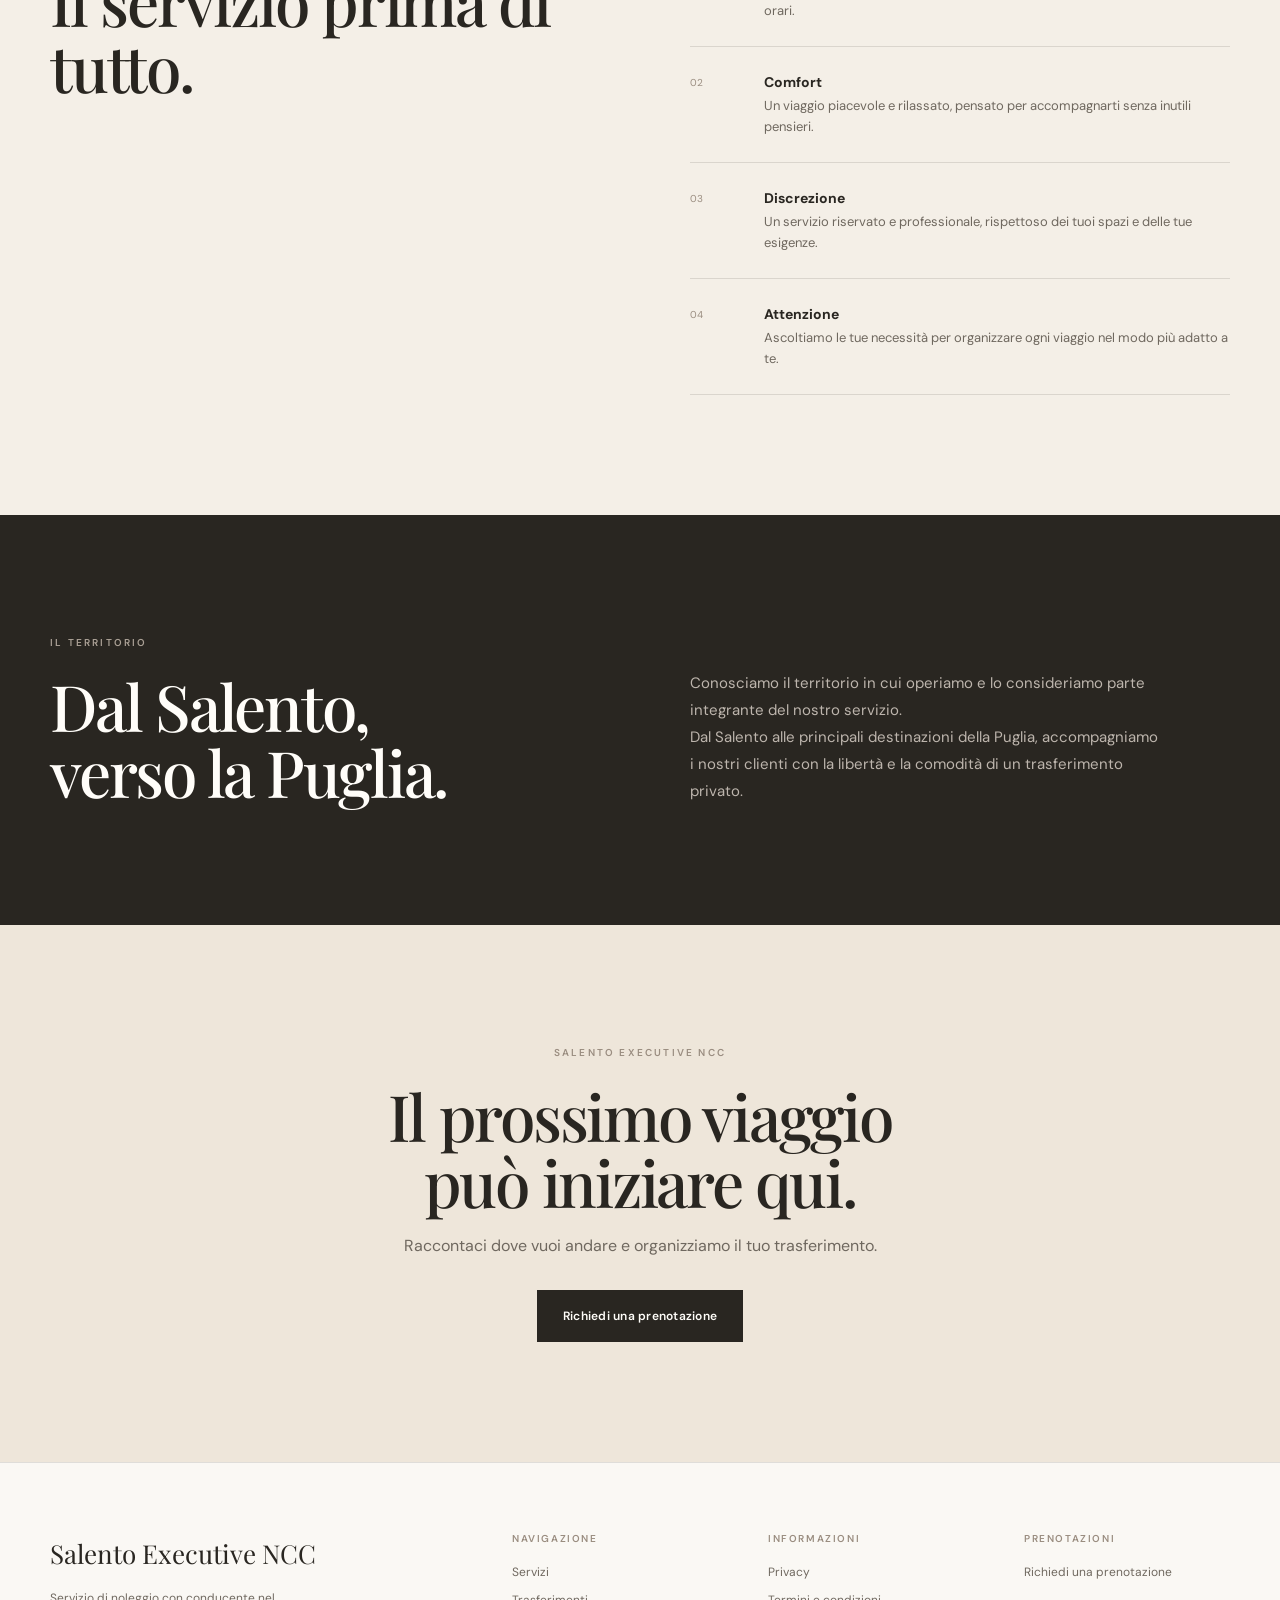
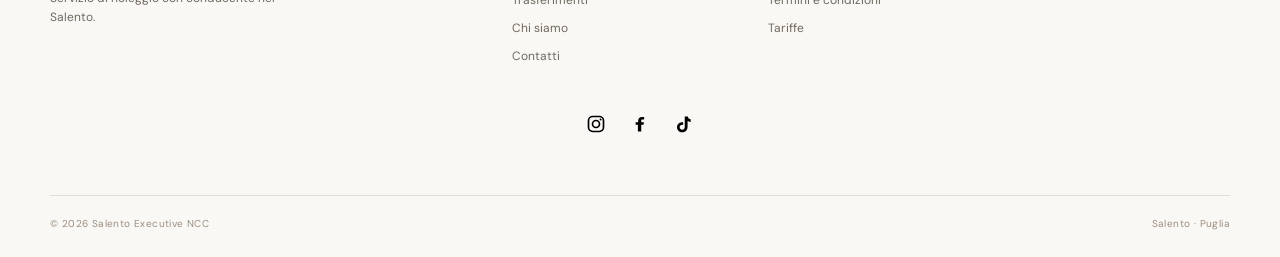
<file: chi-siamo/index.html>
<!DOCTYPE html>
<html lang="it">

<head>

    <meta charset="UTF-8">

    <meta
        name="viewport"
        content="width=device-width, initial-scale=1.0"
    >

    <title>Chi siamo | Salento Executive NCC</title>

    <meta
        name="description"
        content="Scopri Salento Executive NCC, un servizio di noleggio con conducente pensato per offrire trasferimenti confortevoli, puntuali e discreti nel Salento e in Puglia."
    >

    <meta
        name="theme-color"
        content="#f4efe7"
    >

    <link
        rel="icon"
        href="../favicon.png"
    >

    <link
        rel="stylesheet"
        href="../css/style.css"
    >

</head>


<body>


<header class="header">

    <div class="container header-inner">

        <a
            href="../"
            class="logo-link"
            aria-label="Salento Executive NCC"
        >

            <img
                src="../logo.png"
                alt="Salento Executive NCC"
                class="logo"
            >

        </a>


<nav class="navigation">

    <a href="../servizi/">Servizi</a>

    <a href="../trasferimenti/">Trasferimenti</a>


    <div class="dropdown">

        <a href="#" class="dropdown-toggle">
            Aeroporti
        </a>


        <div class="dropdown-menu">

            <a href="../aeroporto-brindisi/">
                Aeroporto di Brindisi
            </a>


            <a href="../aeroporto-bari/">
                Aeroporto di Bari
            </a>

        </div>

    </div>


    <a href="../chi-siamo/">Chi siamo</a>

    <a href="../contatti/">Contatti</a>


    <a href="../prenota/" class="nav-button">
        Prenota
    </a>

</nav>


        <button
            class="menu-button"
            type="button"
            aria-label="Apri menu"
            aria-expanded="false"
        >

            <span></span>
            <span></span>
            <span></span>

        </button>

    </div>

</header>



<main>


    <!-- HERO -->

    <section class="hero">

        <div class="container hero-content">


            <div class="hero-text">

                <p class="eyebrow">
                    CHI SIAMO
                </p>


                <h1>
                    Un modo diverso
                    <em>di viaggiare.</em>
                </h1>


                <p class="hero-description">
                    Salento Executive NCC nasce con l'obiettivo
                    di offrire un servizio di trasporto privato
                    curato, affidabile e attento alle esigenze
                    di ogni cliente.
                </p>


                <div class="hero-actions">

                    <a
                        href="../prenota/"
                        class="button button-dark"
                    >
                        Prenota il tuo viaggio
                    </a>

                    <a
                        href="../contatti/"
                        class="button button-light"
                    >
                        Contattaci
                    </a>

                </div>

            </div>



            <div class="hero-visual">

                <div class="hero-frame">

                    <div class="hero-frame-content">

                        <span class="hero-label">
                            SALENTO EXECUTIVE NCC
                        </span>


                        <div class="hero-line"></div>


                        <h2>
                            Chi siamo
                        </h2>


                        <p>
                            comfort · discrezione · attenzione
                        </p>

                    </div>

                </div>

            </div>

        </div>

    </section>



    <!-- INTRO -->

    <section class="intro section">

        <div class="container">

            <div class="intro-content">

                <p class="eyebrow">
                    IL NOSTRO APPROCCIO
                </p>


                <h2>
                    Ogni viaggio merita
                    la giusta attenzione.
                </h2>


                <p>
                    Crediamo che un trasferimento non sia
                    semplicemente uno spostamento da un punto
                    all'altro. Per questo curiamo ogni dettaglio
                    del servizio, dall'organizzazione del viaggio
                    fino all'arrivo a destinazione.
                </p>

            </div>

        </div>

    </section>



    <!-- VALORI -->

    <section class="experience section">

        <div class="container experience-grid">


            <div class="experience-title">

                <p class="eyebrow">
                    I NOSTRI VALORI
                </p>


                <h2>
                    Il servizio
                    prima di tutto.
                </h2>

            </div>



            <div class="experience-list">


                <div class="experience-item">

                    <span class="experience-number">
                        01
                    </span>


                    <div>

                        <strong>
                            Puntualità
                        </strong>


                        <p>
                            Rispettiamo il tuo tempo e
                            organizziamo ogni trasferimento
                            con attenzione agli orari.
                        </p>

                    </div>

                </div>



                <div class="experience-item">

                    <span class="experience-number">
                        02
                    </span>


                    <div>

                        <strong>
                            Comfort
                        </strong>


                        <p>
                            Un viaggio piacevole e rilassato,
                            pensato per accompagnarti senza
                            inutili pensieri.
                        </p>

                    </div>

                </div>



                <div class="experience-item">

                    <span class="experience-number">
                        03
                    </span>


                    <div>

                        <strong>
                            Discrezione
                        </strong>


                        <p>
                            Un servizio riservato e professionale,
                            rispettoso dei tuoi spazi e delle tue
                            esigenze.
                        </p>

                    </div>

                </div>



                <div class="experience-item">

                    <span class="experience-number">
                        04
                    </span>


                    <div>

                        <strong>
                            Attenzione
                        </strong>


                        <p>
                            Ascoltiamo le tue necessità per
                            organizzare ogni viaggio nel modo
                            più adatto a te.
                        </p>

                    </div>

                </div>


            </div>

        </div>

    </section>



    <!-- TERRITORIO -->

    <section class="territory section">

        <div class="container territory-grid">


            <div>

                <p class="eyebrow">
                    IL TERRITORIO
                </p>


                <h2>
                    Dal Salento,
                    <br>
                    verso la Puglia.
                </h2>

            </div>



            <div>

                <p>
                    Conosciamo il territorio in cui operiamo
                    e lo consideriamo parte integrante del
                    nostro servizio.
                </p>


                <p>
                    Dal Salento alle principali destinazioni
                    della Puglia, accompagniamo i nostri clienti
                    con la libertà e la comodità di un
                    trasferimento privato.
                </p>

            </div>

        </div>

    </section>



    <!-- CTA -->

    <section class="final-cta section">

        <div class="container final-cta-content">


            <p class="eyebrow">
                SALENTO EXECUTIVE NCC
            </p>


            <h2>
                Il prossimo viaggio
                <br>
                può iniziare qui.
            </h2>


            <p>
                Raccontaci dove vuoi andare e organizziamo
                il tuo trasferimento.
            </p>


            <a
                href="../prenota/"
                class="button button-dark"
            >
                Richiedi una prenotazione
            </a>

        </div>

    </section>

</main>



<!-- FOOTER -->

<footer class="footer">

    <div class="container footer-grid">


        <div class="footer-brand">

            <a href="../">
                Salento Executive NCC
            </a>


            <p>
                Servizio di noleggio con conducente
                nel Salento.
            </p>

        </div>



        <div class="footer-column">

            <h3>
                Navigazione
            </h3>


            <a href="../servizi/">
                Servizi
            </a>


            <a href="../trasferimenti/">
                Trasferimenti
            </a>


            <a href="../chi-siamo/">
                Chi siamo
            </a>


            <a href="../contatti/">
                Contatti
            </a>

        </div>


<div class="footer-column">

    <h3>
        Informazioni
    </h3>

    <a href="../privacy/">
        Privacy
    </a>

    <a href="../termini/">
        Termini e condizioni
    </a>

    <a href="../tariffe/">
        Tariffe
    </a>

</div>



        <div class="footer-column">

            <h3>
                Prenotazioni
            </h3>


            <a href="../prenota/">
                Richiedi una prenotazione
            </a>

        </div>

    </div>



</div> <!-- chiude footer-grid -->


<div class="footer-social">

    <a href="#" target="_blank" rel="noopener" aria-label="Instagram">
        <img src="../instagram.svg" alt="Instagram">
    </a>

    <a href="#" target="_blank" rel="noopener" aria-label="Facebook">
        <img src="../facebook.svg" alt="Facebook">
    </a>

    <a href="#" target="_blank" rel="noopener" aria-label="TikTok">
        <img src="../tiktok.svg" alt="TikTok">
    </a>

</div>


<div class="container footer-bottom">

    <span>
        © <span id="current-year"></span>
        Salento Executive NCC
    </span>

    <span>
        Salento · Puglia
    </span>

</div>


</footer>

<a 
href="https://wa.me/393200404903"
class="whatsapp-fixed no-transition"
    target="_blank"
    rel="noopener"
    aria-label="Contattaci su WhatsApp"
>
    <img src="../whatsapp.svg" alt="WhatsApp">
</a>

<script src="../js/main.js"></script>

</body>

</html>
</file>
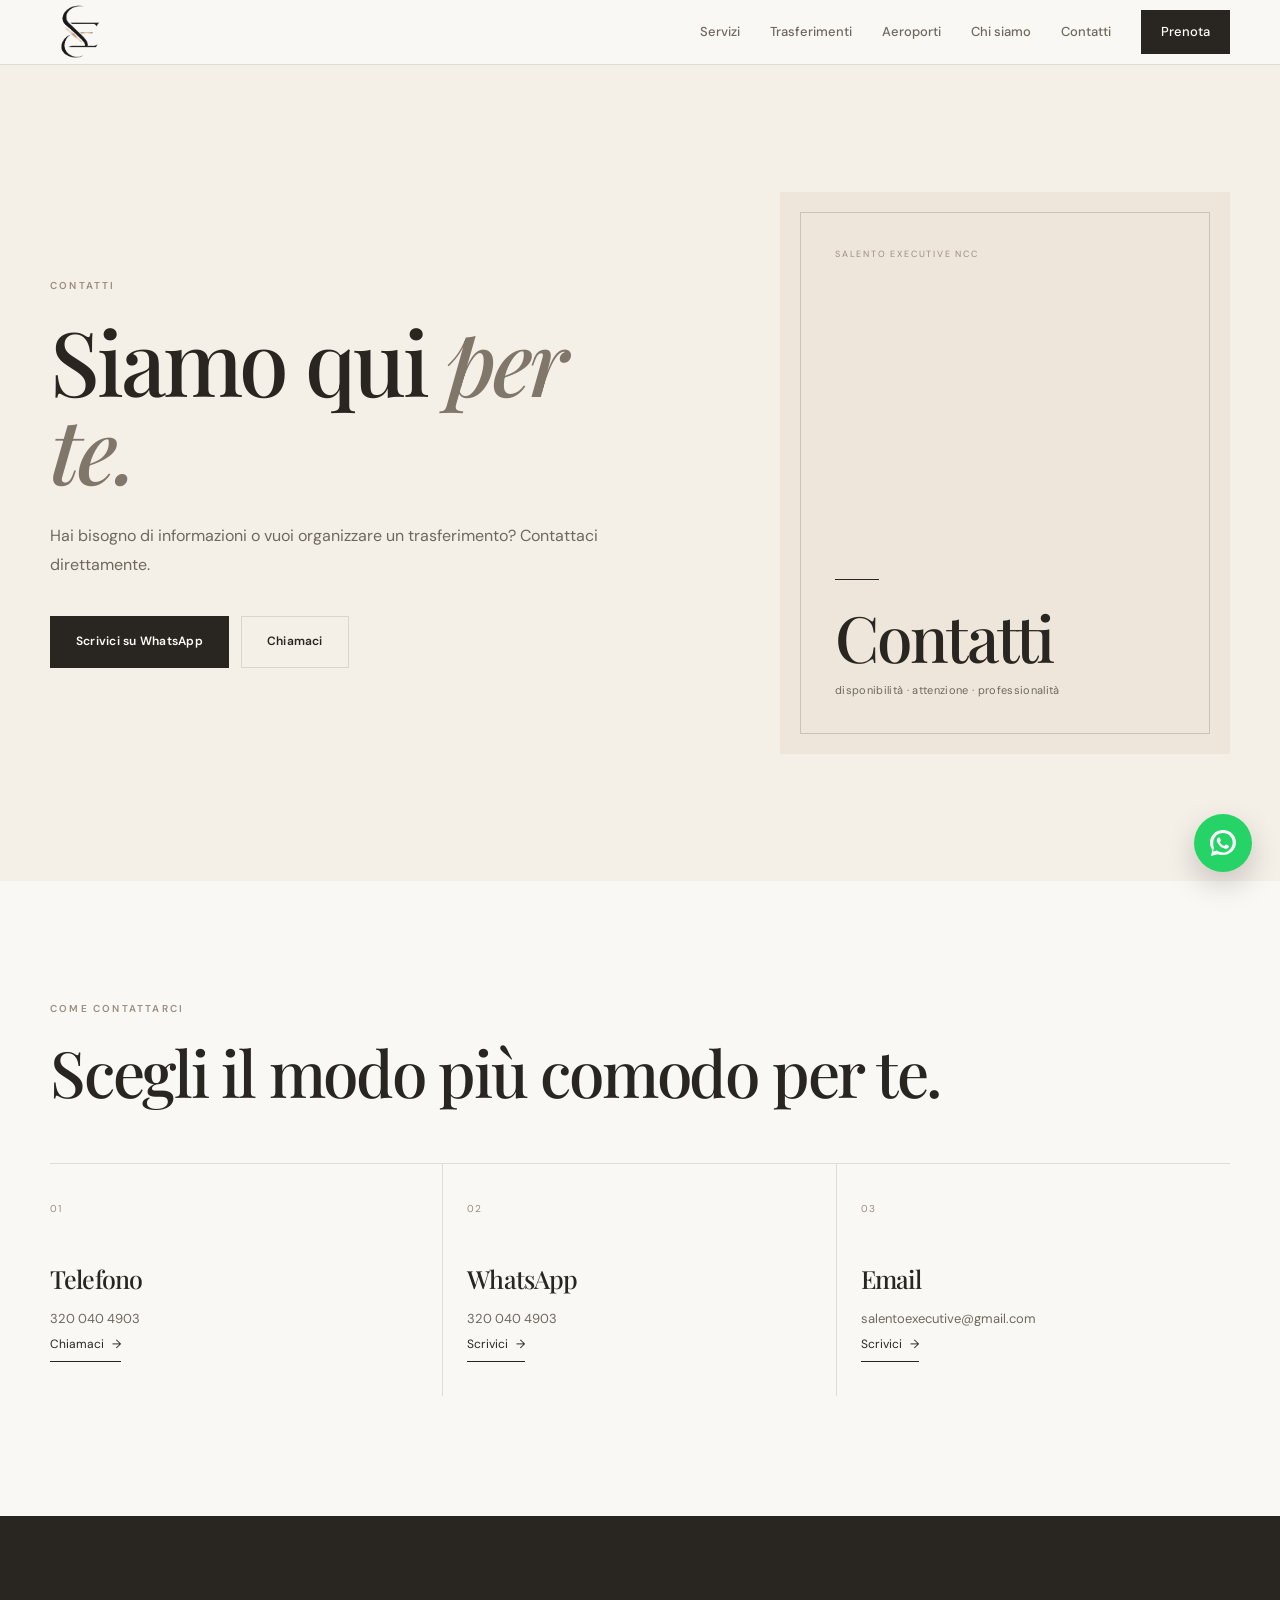
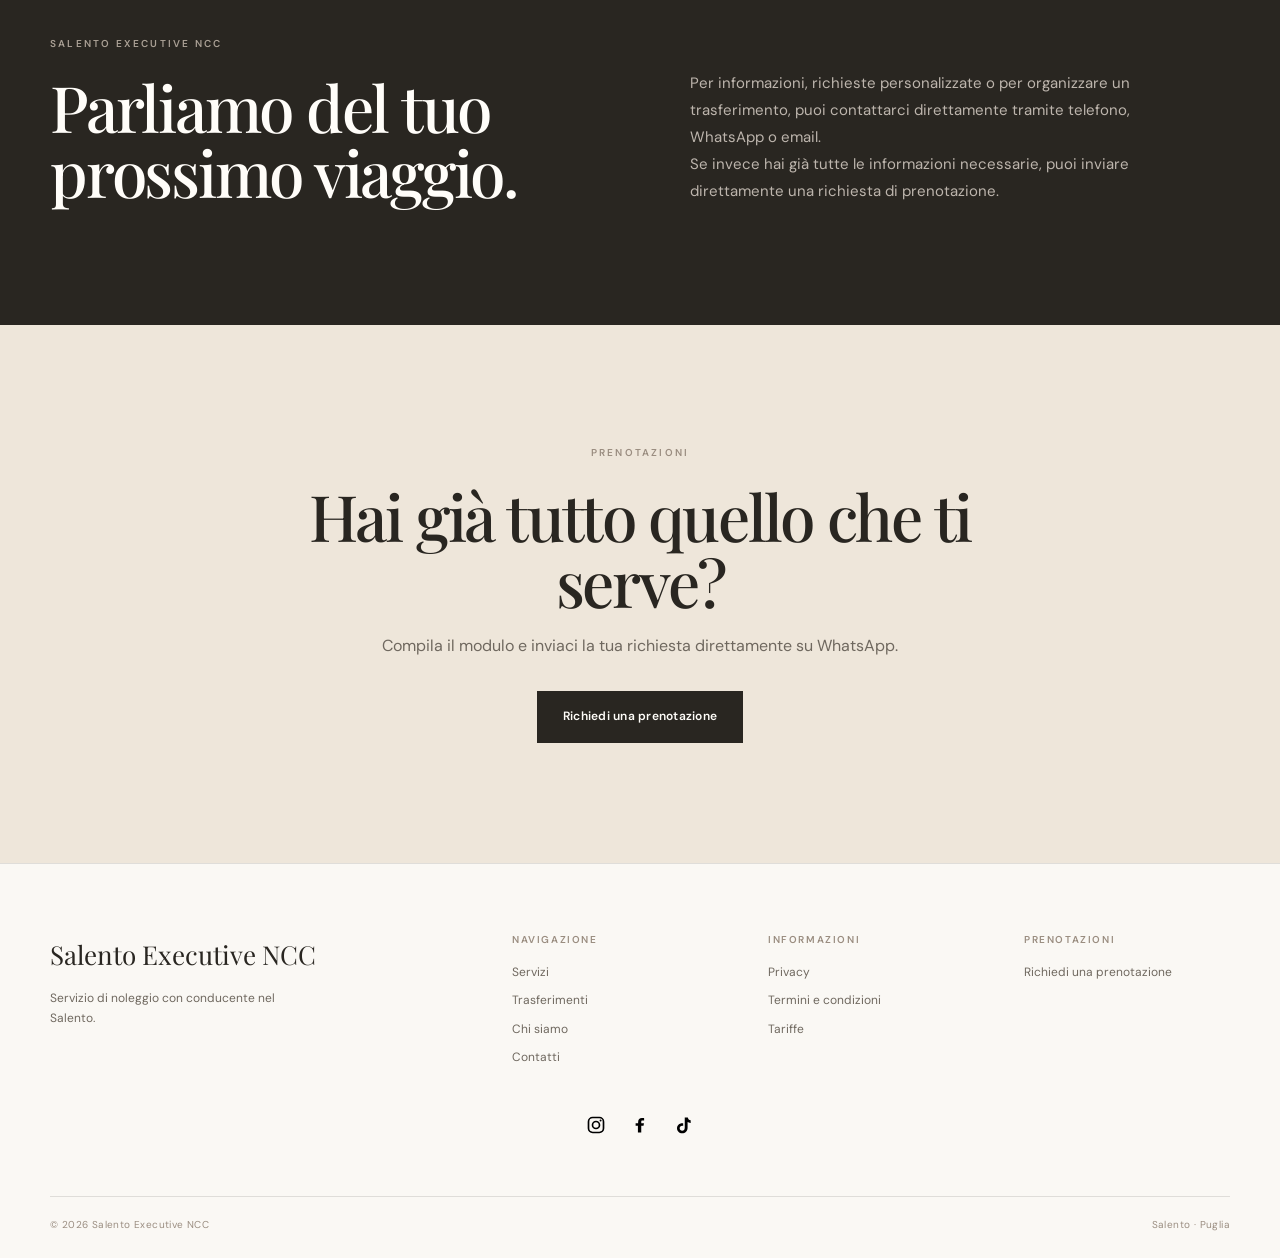
<file: contatti/index.html>
<!DOCTYPE html>
<html lang="it">

<head>

    <meta charset="UTF-8">

    <meta
        name="viewport"
        content="width=device-width, initial-scale=1.0"
    >

    <title>Contatti | Salento Executive NCC</title>

    <meta
        name="description"
        content="Contatta Salento Executive NCC per informazioni, richieste e prenotazioni."
    >

    <meta
        name="theme-color"
        content="#f4efe7"
    >

    <link
        rel="icon"
        href="../favicon.png"
    >

    <link
        rel="stylesheet"
        href="../css/style.css"
    >

</head>


<body>


<header class="header">

    <div class="container header-inner">

        <a
            href="../"
            class="logo-link"
            aria-label="Salento Executive NCC"
        >

            <img
                src="../logo.png"
                alt="Salento Executive NCC"
                class="logo"
            >

        </a>


<nav class="navigation">

    <a href="../servizi/">Servizi</a>

    <a href="../trasferimenti/">Trasferimenti</a>


    <div class="dropdown">

        <a href="#" class="dropdown-toggle">
            Aeroporti
        </a>


        <div class="dropdown-menu">

            <a href="../aeroporto-brindisi/">
                Aeroporto di Brindisi
            </a>


            <a href="../aeroporto-bari/">
                Aeroporto di Bari
            </a>

        </div>

    </div>


    <a href="../chi-siamo/">Chi siamo</a>

    <a href="../contatti/">Contatti</a>


    <a href="../prenota/" class="nav-button">
        Prenota
    </a>

</nav>


        <button
            class="menu-button"
            type="button"
            aria-label="Apri menu"
            aria-expanded="false"
        >

            <span></span>
            <span></span>
            <span></span>

        </button>

    </div>

</header>



<main>


    <!-- HERO -->

    <section class="hero">

        <div class="container hero-content">


            <div class="hero-text">

                <p class="eyebrow">
                    CONTATTI
                </p>


                <h1>
                    Siamo qui
                    <em>per te.</em>
                </h1>


                <p class="hero-description">
                    Hai bisogno di informazioni o vuoi
                    organizzare un trasferimento?
                    Contattaci direttamente.
                </p>


                <div class="hero-actions">

                    <a
                        href="https://wa.me/393200404903"
                        class="button button-dark"
                        target="_blank"
                        rel="noopener"
                    >
                        Scrivici su WhatsApp
                    </a>


                    <a
                        href="tel:+393200404903"
                        class="button button-light"
                    >
                        Chiamaci
                    </a>

                </div>

            </div>



            <div class="hero-visual">

                <div class="hero-frame">

                    <div class="hero-frame-content">

                        <span class="hero-label">
                            SALENTO EXECUTIVE NCC
                        </span>


                        <div class="hero-line"></div>


                        <h2>
                            Contatti
                        </h2>


                        <p>
                            disponibilità · attenzione · professionalità
                        </p>

                    </div>

                </div>

            </div>

        </div>

    </section>



    <!-- CONTATTI -->

    <section class="services section">

        <div class="container">


            <div class="section-heading">

                <div>

                    <p class="eyebrow">
                        COME CONTATTARCI
                    </p>


                    <h2>
                        Scegli il modo
                        più comodo per te.
                    </h2>

                </div>

            </div>



            <div class="services-grid contact-cards">


                <!-- TELEFONO -->

                <a
                    href="tel:+393200404903"
                    class="service-card"
                >

                    <span class="service-number">
                        01
                    </span>


                    <h3>
                        Telefono
                    </h3>


                    <p>
                        320 040 4903
                    </p>


                    <span class="text-link">
                        Chiamaci
                        <span>→</span>
                    </span>

                </a>



                <!-- WHATSAPP -->

                <a
                    href="https://wa.me/393200404903"
                    class="service-card"
                    target="_blank"
                    rel="noopener"
                >

                    <span class="service-number">
                        02
                    </span>


                    <h3>
                        WhatsApp
                    </h3>


                    <p>
                        320 040 4903
                    </p>


                    <span class="text-link">
                        Scrivici
                        <span>→</span>
                    </span>

                </a>



                <!-- EMAIL -->

                <a
                    href="mailto:salentoexecutive@gmail.com"
                    class="service-card"
                >

                    <span class="service-number">
                        03
                    </span>


                    <h3>
                        Email
                    </h3>


                    <p>
                        salentoexecutive@gmail.com
                    </p>


                    <span class="text-link">
                        Scrivici
                        <span>→</span>
                    </span>

                </a>


            </div>

        </div>

    </section>



    <!-- INFO -->

    <section class="territory section">

        <div class="container territory-grid">


            <div>

                <p class="eyebrow">
                    SALENTO EXECUTIVE NCC
                </p>


                <h2>
                    Parliamo del
                    tuo prossimo viaggio.
                </h2>

            </div>



            <div>

                <p>
                    Per informazioni, richieste personalizzate
                    o per organizzare un trasferimento, puoi
                    contattarci direttamente tramite telefono,
                    WhatsApp o email.
                </p>


                <p>
                    Se invece hai già tutte le informazioni
                    necessarie, puoi inviare direttamente
                    una richiesta di prenotazione.
                </p>

            </div>

        </div>

    </section>



    <!-- CTA -->

    <section class="final-cta section">

        <div class="container final-cta-content">


            <p class="eyebrow">
                PRENOTAZIONI
            </p>


            <h2>
                Hai già tutto
                quello che ti serve?
            </h2>


            <p>
                Compila il modulo e inviaci la tua richiesta
                direttamente su WhatsApp.
            </p>


            <a
                href="../prenota/"
                class="button button-dark"
            >
                Richiedi una prenotazione
            </a>

        </div>

    </section>

</main>



<!-- FOOTER -->

<footer class="footer">

    <div class="container footer-grid">


        <div class="footer-brand">

            <a href="../">
                Salento Executive NCC
            </a>


            <p>
                Servizio di noleggio con conducente
                nel Salento.
            </p>

        </div>



        <div class="footer-column">

            <h3>
                Navigazione
            </h3>


            <a href="../servizi/">
                Servizi
            </a>


            <a href="../trasferimenti/">
                Trasferimenti
            </a>


            <a href="../chi-siamo/">
                Chi siamo
            </a>


            <a href="../contatti/">
                Contatti
            </a>

        </div>


<div class="footer-column">

    <h3>
        Informazioni
    </h3>

    <a href="../privacy/">
        Privacy
    </a>

    <a href="../termini/">
        Termini e condizioni
    </a>

    <a href="../tariffe/">
        Tariffe
    </a>

</div>



        <div class="footer-column">

            <h3>
                Prenotazioni
            </h3>


            <a href="../prenota/">
                Richiedi una prenotazione
            </a>

        </div>

    </div>



</div> <!-- chiude footer-grid -->


<div class="footer-social">

    <a href="#" target="_blank" rel="noopener" aria-label="Instagram">
        <img src="../instagram.svg" alt="Instagram">
    </a>

    <a href="#" target="_blank" rel="noopener" aria-label="Facebook">
        <img src="../facebook.svg" alt="Facebook">
    </a>

    <a href="#" target="_blank" rel="noopener" aria-label="TikTok">
        <img src="../tiktok.svg" alt="TikTok">
    </a>

</div>


<div class="container footer-bottom">

    <span>
        © <span id="current-year"></span>
        Salento Executive NCC
    </span>

    <span>
        Salento · Puglia
    </span>

</div>


</footer>

<a 
href="https://wa.me/393200404903"
class="whatsapp-fixed no-transition"
    target="_blank"
    rel="noopener"
    aria-label="Contattaci su WhatsApp"
>
    <img src="../whatsapp.svg" alt="WhatsApp">
</a>

<script src="../js/main.js"></script>

</body>

</html>
</file>
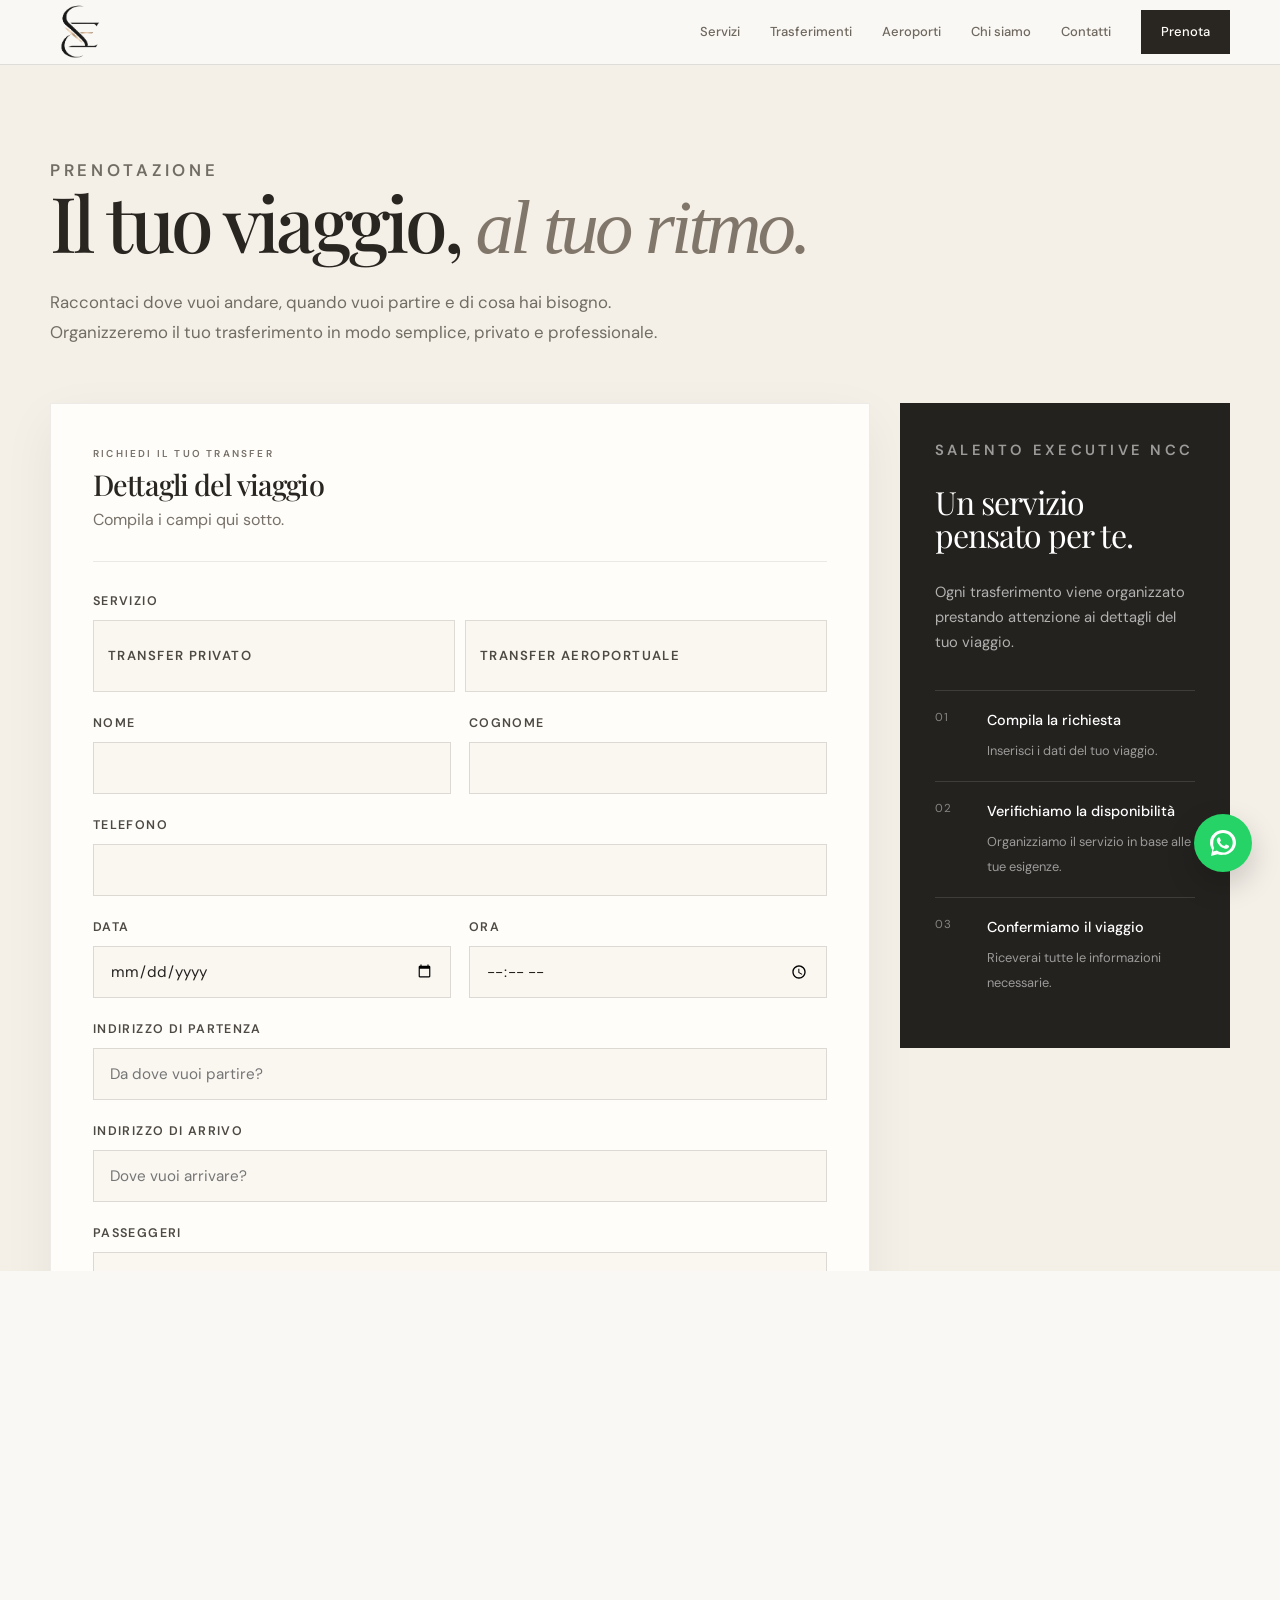
<file: prenota/index.html>
<!DOCTYPE html>
<html lang="it">
<head>
    <meta charset="UTF-8">
    <meta name="viewport" content="width=device-width, initial-scale=1.0">

    <title>Prenota | Salento Executive NCC</title>

    <meta
        name="description"
        content="Richiedi il tuo transfer privato con Salento Executive NCC."
    >

    <meta name="theme-color" content="#f4efe7">

    <link rel="icon" href="../favicon.png">
    <link rel="stylesheet" href="../css/style.css">

    <style>

        /* ================================
           PRENOTAZIONE
        ================================= */

        .booking-page {
            background: #f4efe7;
            padding: 90px 0 110px;
        }

        .booking-header {
            max-width: 760px;
            margin-bottom: 55px;
        }

        .booking-header h1 {
            margin: 0 0 22px;
            font-size: clamp(3rem, 6vw, 5.5rem);
            line-height: .95;
            letter-spacing: -0.05em;
            font-weight: 500;
        }

        .booking-header h1 em {
            font-family: Georgia, serif;
            font-weight: 400;
        }

        .booking-header p {
            max-width: 620px;
            margin: 0;
            color: #716c64;
            font-size: 1.05rem;
            line-height: 1.8;
        }

        .booking-layout {
            display: grid;
            grid-template-columns: minmax(0, 1fr) 330px;
            gap: 30px;
            align-items: start;
        }

        /* FORM */

        .booking-card {
            background: #fffdf9;
            border: 1px solid rgba(35, 33, 29, .08);
            padding: 42px;
            box-shadow: 0 18px 50px rgba(35, 33, 29, .06);
        }

        .booking-card-header {
            padding-bottom: 28px;
            margin-bottom: 30px;
            border-bottom: 1px solid rgba(35, 33, 29, .09);
        }

        .booking-card-header h2 {
            margin: 8px 0 8px;
            font-size: 1.8rem;
            font-weight: 500;
            letter-spacing: -0.03em;
        }

        .booking-card-header p {
            margin: 0;
            color: #777169;
            line-height: 1.6;
        }

        .booking-form {
            display: flex;
            flex-direction: column;
            gap: 22px;
        }

        .form-row {
            display: grid;
            grid-template-columns: repeat(2, minmax(0, 1fr));
            gap: 18px;
        }

        .form-group {
            display: flex;
            flex-direction: column;
            gap: 8px;
        }

        .form-group label {
            font-size: .78rem;
            text-transform: uppercase;
            letter-spacing: .11em;
            font-weight: 600;
            color: #4d4943;
        }

        .form-group label span {
            text-transform: none;
            letter-spacing: 0;
            font-weight: 400;
            color: #99928a;
        }

        .form-group input,
        .form-group select,
        .form-group textarea {
            width: 100%;
            box-sizing: border-box;

            border: 1px solid rgba(35, 33, 29, .14);
            background: #faf7f1;
            color: #24221f;

            border-radius: 0;

            padding: 15px 16px;

            font-family: inherit;
            font-size: .95rem;

            outline: none;

            transition:
                border-color .2s ease,
                background .2s ease;
        }

        .form-group input,
        .form-group select {
            height: 52px;
        }

        .form-group textarea {
            min-height: 130px;
            resize: vertical;
        }

        .form-group input:focus,
        .form-group select:focus,
        .form-group textarea:focus {
            border-color: #24221f;
            background: #fff;
        }

        .booking-submit {
            width: 100%;
            border: 0;
            cursor: pointer;
            margin-top: 8px;
        }

        .form-note {
            margin: 0;
            color: #8b857d;
            font-size: .78rem;
            line-height: 1.6;
        }

        /* SERVIZIO */

        .service-selector {
            display: grid;
            grid-template-columns: repeat(2, 1fr);
            gap: 10px;
        }

        .service-option {
            position: relative;
        }

        .service-option input {
            position: absolute;
            opacity: 0;
            pointer-events: none;
        }

        .service-option label {
            min-height: 72px;

            display: flex;
            align-items: center;

            padding: 12px 14px;

            border: 1px solid rgba(35, 33, 29, .13);
            background: #faf7f1;

            cursor: pointer;

            font-size: .82rem;
            line-height: 1.3;

            transition:
                background .2s ease,
                border-color .2s ease,
                color .2s ease;
        }

        .service-option input:checked + label {
            background: #24221f;
            border-color: #24221f;
            color: #fff;
        }

        /* AEROPORTO */

        #airport-group {
            padding: 18px;
            background: #f4efe7;
            border: 1px solid rgba(35, 33, 29, .08);
        }

        /* INFO SIDE */

        .booking-side {
            background: #24221f;
            color: #fff;

            padding: 35px;

            position: sticky;
            top: 25px;
        }

        .booking-side .eyebrow {
            color: rgba(255,255,255,.55);
        }

        .booking-side h2 {
            margin: 12px 0 28px;
            font-size: 2rem;
            line-height: 1.05;
            font-weight: 400;
            letter-spacing: -.03em;
        }

        .booking-side p {
            color: rgba(255,255,255,.65);
            line-height: 1.7;
            font-size: .92rem;
        }

        .booking-steps {
            margin-top: 35px;
            display: flex;
            flex-direction: column;
        }

        .booking-step {
            display: grid;
            grid-template-columns: 38px 1fr;
            gap: 14px;

            padding: 18px 0;

            border-top: 1px solid rgba(255,255,255,.12);
        }

        .booking-step-number {
            font-size: .72rem;
            color: rgba(255,255,255,.45);
            letter-spacing: .08em;
        }

        .booking-step strong {
            display: block;
            margin-bottom: 5px;
            font-size: .9rem;
            font-weight: 500;
        }

        .booking-step span {
            color: rgba(255,255,255,.55);
            font-size: .8rem;
            line-height: 1.5;
        }

        /* ================================
           MOBILE
        ================================= */

        @media (max-width: 900px) {

            .booking-layout {
                grid-template-columns: 1fr;
            }

            .booking-side {
                position: static;
            }

        }

        @media (max-width: 700px) {

            .booking-page {
                padding: 60px 0 75px;
            }

            .booking-header {
                margin-bottom: 35px;
            }

            .booking-header h1 {
                font-size: 3rem;
            }

            .booking-card {
                padding: 25px 20px;
            }

            .form-row {
                grid-template-columns: 1fr;
            }

            .service-selector {
                grid-template-columns: repeat(2, 1fr);
            }

            .booking-side {
                padding: 28px 24px;
            }

        }

        @media (max-width: 420px) {

            .service-selector {
                grid-template-columns: 1fr;
            }

        }

    </style>
</head>


<body>

<header class="header">

    <div class="container header-inner">

        <a
            href="../"
            class="logo-link"
            aria-label="Salento Executive NCC"
        >
            <img
                src="../logo.png"
                alt="Salento Executive NCC"
                class="logo"
            >
        </a>

<nav class="navigation">

    <a href="../servizi/">Servizi</a>

    <a href="../trasferimenti/">Trasferimenti</a>


    <div class="dropdown">

        <a href="#" class="dropdown-toggle">
            Aeroporti
        </a>


        <div class="dropdown-menu">

            <a href="../aeroporto-brindisi/">
                Aeroporto di Brindisi
            </a>


            <a href="../aeroporto-bari/">
                Aeroporto di Bari
            </a>

        </div>

    </div>


    <a href="../chi-siamo/">Chi siamo</a>

    <a href="../contatti/">Contatti</a>


    <a href="../prenota/" class="nav-button">
        Prenota
    </a>

</nav>

        <button
            class="menu-button"
            type="button"
            aria-label="Apri menu"
            aria-expanded="false"
        >
            <span></span>
            <span></span>
            <span></span>
        </button>

    </div>

</header>


<main>

    <section class="booking-page">

        <div class="container">

            <!-- INTRO -->

            <div class="booking-header">

                <p class="eyebrow">
                    PRENOTAZIONE
                </p>

                <h1>
                    Il tuo viaggio,
                    <em>al tuo ritmo.</em>
                </h1>

                <p>
                    Raccontaci dove vuoi andare, quando vuoi
                    partire e di cosa hai bisogno. Organizzeremo
                    il tuo trasferimento in modo semplice,
                    privato e professionale.
                </p>

            </div>


            <!-- CONTENUTO -->

            <div class="booking-layout">


                <!-- FORM -->

                <div class="booking-card">

                    <div class="booking-card-header">

                        <p class="eyebrow">
                            RICHIEDI IL TUO TRANSFER
                        </p>

                        <h2>
                            Dettagli del viaggio
                        </h2>

                        <p>
                            Compila i campi qui sotto.
                        </p>

                    </div>


                    <form
                        class="booking-form"
                        id="booking-form"
                    >


                        <!-- SERVIZIO -->

                        <div class="form-group">

                            <label>
                                Servizio
                            </label>

                            <div class="service-selector">




                                <div class="service-option">

                                    <input
                                        type="radio"
                                        id="service-private"
                                        name="service"
                                        value="privati"
                                    >

                                    <label for="service-private">
                                        Transfer
                                        privato
                                    </label>

                                </div>
                                
                                <div class="service-option">

                                    <input
                                        type="radio"
                                        id="service-airport"
                                        name="service"
                                        value="aeroportuale"
                                        required
                                    >

                                    <label for="service-airport">
                                        Transfer
                                        aeroportuale
                                    </label>

                                </div>

                        </div>

                        </div>


                        <!-- AEROPORTO -->

                        <div
    class="airport-options"
    id="airport-options"
    style="display: none;"
>

    <div class="form-group">

        <label>
            Tipo di trasferimento
        </label>

        <div class="transfer-type-grid">

            <div class="transfer-type-option">

                <input
                    type="radio"
                    id="to-airport"
                    name="airport-direction"
                    value="to-airport"
                >

                <label for="to-airport">
                    Devo raggiungere l'aeroporto
                </label>

            </div>


            <div class="transfer-type-option">

                <input
                    type="radio"
                    id="from-airport"
                    name="airport-direction"
                    value="from-airport"
                >

                <label for="from-airport">
                    Devo essere prelevato in aeroporto
                </label>

            </div>

        </div>

    </div>


    <div
        class="form-group"
        id="airport-select-group"
        style="display: none;"
    >

        <label for="airport">
            Aeroporto
        </label>

        <select
            id="airport"
            name="airport"
        >

            <option value="">
                Seleziona l'aeroporto
            </option>

            <option value="brindisi">
                Aeroporto di Brindisi
            </option>

            <option value="bari">
                Aeroporto di Bari
            </option>

        </select>

    </div>


    <div
        class="form-group"
        id="flight-group"
        style="display: none;"
    >

        <label for="flight">
            Numero del volo <span>(facoltativo)</span>
        </label>

        <input
            type="text"
            id="flight"
            name="flight"
            placeholder="Es. FR1234"
        >

    </div>

</div>


                        <!-- DATI PERSONALI -->

                        <div class="form-row">

                            <div class="form-group">

                                <label for="name">
                                    Nome
                                </label>

                                <input
                                    type="text"
                                    id="name"
                                    name="name"
                                    autocomplete="given-name"
                                    required
                                >

                            </div>


                            <div class="form-group">

                                <label for="surname">
                                    Cognome
                                </label>

                                <input
                                    type="text"
                                    id="surname"
                                    name="surname"
                                    autocomplete="family-name"
                                    required
                                >

                            </div>

                        </div>


                        <div class="form-group">

                            <label for="phone">
                                Telefono
                            </label>

                            <input
                                type="tel"
                                id="phone"
                                name="phone"
                                autocomplete="tel"
                                required
                            >

                        </div>


                        <!-- DATA -->

                        <div class="form-row">

                            <div class="form-group">

                                <label for="date">
                                    Data
                                </label>

                                <input
                                    type="date"
                                    id="date"
                                    name="date"
                                    required
                                >

                            </div>


                            <div class="form-group">

                                <label for="time">
                                    Ora
                                </label>

                                <input
                                    type="time"
                                    id="time"
                                    name="time"
                                    required
                                >

                            </div>

                        </div>


                        <!-- PERCORSO -->

                        <div class="form-group">

                            <label for="departure">
                                Indirizzo di partenza
                            </label>

                            <input
                                type="text"
                                id="departure"
                                name="departure"
                                placeholder="Da dove vuoi partire?"
                                required
                            >

                        </div>


                        <div class="form-group">

                            <label for="destination">
                                Indirizzo di arrivo
                            </label>

                            <input
                                type="text"
                                id="destination"
                                name="destination"
                                placeholder="Dove vuoi arrivare?"
                                required
                            >

                        </div>


                        <!-- PASSEGGERI -->

                        <div class="form-group">

                            <label for="passengers">
                                Passeggeri
                            </label>

                            <select
                                id="passengers"
                                name="passengers"
                                required
                            >

                                <option value="">
                                    Seleziona il numero di passeggeri
                                </option>

                              <option value="1">1 passeggero</option>
<option value="2">2 passeggeri</option>
<option value="3">3 passeggeri</option>
<option value="4">4 passeggeri</option>

                            </select>

                        </div>


                        <!-- NOTE -->

                        <div class="form-group">

                            <label for="notes">
                                Note <span>(facoltative)</span>
                            </label>

                            <textarea
                                id="notes"
                                name="notes"
                                placeholder="Eventuali richieste o informazioni aggiuntive..."
                            ></textarea>

                        </div>

<div class="privacy-check">

    <label>
        <input
            type="checkbox"
            id="privacy"
            required
        >

        Ho letto e accetto
        <a href="../privacy/" target="_blank">
            l'Informativa Privacy
        </a>
        e i
        <a href="../termini/" target="_blank">
            Termini e condizioni
        </a>
    </label>

</div>
                        <button
                            type="submit"
                            class="button button-dark booking-submit"
                        >
                            Invia richiesta
                        </button>


                        <p class="form-note">
                            La richiesta verrà verificata e
                            successivamente confermata.
                        </p>

                    </form>

                </div>


                <!-- LATO -->

                <aside class="booking-side">

                    <p class="eyebrow">
                        SALENTO EXECUTIVE NCC
                    </p>

                    <h2>
                        Un servizio
                        pensato per te.
                    </h2>

                    <p>
                        Ogni trasferimento viene organizzato
                        prestando attenzione ai dettagli del
                        tuo viaggio.
                    </p>


                    <div class="booking-steps">


                        <div class="booking-step">

                            <div class="booking-step-number">
                                01
                            </div>

                            <div>

                                <strong>
                                    Compila la richiesta
                                </strong>

                                <span>
                                    Inserisci i dati del tuo viaggio.
                                </span>

                            </div>

                        </div>


                        <div class="booking-step">

                            <div class="booking-step-number">
                                02
                            </div>

                            <div>

                                <strong>
                                    Verifichiamo la disponibilità
                                </strong>

                                <span>
                                    Organizziamo il servizio in base
                                    alle tue esigenze.
                                </span>

                            </div>

                        </div>


                        <div class="booking-step">

                            <div class="booking-step-number">
                                03
                            </div>

                            <div>

                                <strong>
                                    Confermiamo il viaggio
                                </strong>

                                <span>
                                    Riceverai tutte le informazioni
                                    necessarie.
                                </span>

                            </div>

                        </div>


                    </div>

                </aside>

            </div>

        </div>

    </section>

</main>


<footer class="footer">

    <div class="container footer-grid">


        <div class="footer-brand">

            <a href="../">
                Salento Executive NCC
            </a>

            <p>
                Servizio di noleggio con conducente
                nel Salento.
            </p>

        </div>


        <div class="footer-column">

            <h3>
                Navigazione
            </h3>

            <a href="../servizi/">
                Servizi
            </a>

            <a href="../trasferimenti/">
                Trasferimenti
            </a>

            <a href="../chi-siamo/">
                Chi siamo
            </a>

            <a href="../contatti/">
                Contatti
            </a>

        </div>


<div class="footer-column">

    <h3>
        Informazioni
    </h3>

    <a href="../privacy/">
        Privacy
    </a>

    <a href="../termini/">
        Termini e condizioni
    </a>

    <a href="../tariffe/">
        Tariffe
    </a>

</div>


        <div class="footer-column">

            <h3>
                Prenotazioni
            </h3>

            <a href="../prenota/">
                Richiedi una prenotazione
            </a>

        </div>

    </div>


</div> <!-- chiude footer-grid -->


<div class="footer-social">

    <a href="#" target="_blank" rel="noopener" aria-label="Instagram">
        <img src="../instagram.svg" alt="Instagram">
    </a>

    <a href="#" target="_blank" rel="noopener" aria-label="Facebook">
        <img src="../facebook.svg" alt="Facebook">
    </a>

    <a href="#" target="_blank" rel="noopener" aria-label="TikTok">
        <img src="../tiktok.svg" alt="TikTok">
    </a>

</div>


<div class="container footer-bottom">

    <span>
        © <span id="current-year"></span>
        Salento Executive NCC
    </span>

    <span>
        Salento · Puglia
    </span>

</div>


</footer>
<a 
href="https://wa.me/393200404903"
class="whatsapp-fixed no-transition"
    target="_blank"
    rel="noopener"
    aria-label="Contattaci su WhatsApp"
>
    <img src="../whatsapp.svg" alt="WhatsApp">
</a>

<script src="../js/main.js"></script>


<script>

document.addEventListener("DOMContentLoaded", function () {

    const params = new URLSearchParams(window.location.search);

    const serviceParam = params.get("servizio");
    const airportParam = params.get("aeroporto");


    const form = document.getElementById("booking-form");

    const serviceInputs =
        document.querySelectorAll(
            'input[name="service"]'
        );

    const airportOptions =
        document.getElementById("airport-options");

    const directionInputs =
        document.querySelectorAll(
            'input[name="airport-direction"]'
        );

    const airportSelect =
        document.getElementById("airport");

    const airportSelectGroup =
        document.getElementById("airport-select-group");

    const flightGroup =
        document.getElementById("flight-group");

    const flightInput =
        document.getElementById("flight");

    const departureInput =
        document.getElementById("departure");

    const destinationInput =
        document.getElementById("destination");


    function getAirportName() {

        const names = {

            brindisi:
                "Aeroporto di Brindisi",

            bari:
                "Aeroporto di Bari"

        };

        return names[airportSelect.value] || "";

    }


    function updateAirportFields() {

        const selectedService =
            document.querySelector(
                'input[name="service"]:checked'
            );


        if (
            !selectedService ||
            selectedService.value !== "aeroportuale"
        ) {

            airportOptions.style.display = "none";

            airportSelectGroup.style.display = "none";

            flightGroup.style.display = "none";

            airportSelect.required = false;

            flightInput.required = false;

            airportSelect.value = "";

            flightInput.value = "";

            directionInputs.forEach(function (input) {
                input.checked = false;
            });

            departureInput.readOnly = false;
            destinationInput.readOnly = false;

            departureInput.value = "";
            destinationInput.value = "";

            return;
        }


        airportOptions.style.display = "flex";


        const selectedDirection =
            document.querySelector(
                'input[name="airport-direction"]:checked'
            );


        if (!selectedDirection) {

            airportSelectGroup.style.display = "none";

            flightGroup.style.display = "none";

            return;

        }


        airportSelectGroup.style.display = "flex";

        airportSelect.required = true;


        const airportName =
            getAirportName();


        /* DEVO RAGGIUNGERE L'AEROPORTO */

        if (
            selectedDirection.value === "to-airport"
        ) {

            flightGroup.style.display = "none";

            flightInput.required = false;

            flightInput.value = "";


            departureInput.readOnly = false;

            destinationInput.readOnly = true;


            if (airportName) {

                destinationInput.value =
                    airportName;

            } else {

                destinationInput.value = "";

            }

        }


        /* DEVO ESSERE PRELEVATO IN AEROPORTO */

        if (
            selectedDirection.value === "from-airport"
        ) {

            flightGroup.style.display = "flex";

            flightInput.required = false;


            departureInput.readOnly = true;

            destinationInput.readOnly = false;


            if (airportName) {

                departureInput.value =
                    airportName;

            } else {

                departureInput.value = "";

            }

        }

    }


    /* PRESELEZIONA SERVIZIO */

    if (serviceParam) {

        const serviceInput =
            document.querySelector(
                `input[name="service"][value="${serviceParam}"]`
            );

        if (serviceInput) {
            serviceInput.checked = true;
        }

    }


    /* PRESELEZIONA AEROPORTO */

    if (airportParam) {

        airportSelect.value =
            airportParam;

    }


    serviceInputs.forEach(function (input) {

        input.addEventListener(
            "change",
            updateAirportFields
        );

    });


    directionInputs.forEach(function (input) {

        input.addEventListener(
            "change",
            updateAirportFields
        );

    });


    airportSelect.addEventListener(
        "change",
        updateAirportFields
    );


    /* STATO INIZIALE */

    updateAirportFields();


    /* INVIO WHATSAPP */

    form.addEventListener(
        "submit",
        function (event) {

            event.preventDefault();


            const selectedService =
                document.querySelector(
                    'input[name="service"]:checked'
                );


            const selectedDirection =
                document.querySelector(
                    'input[name="airport-direction"]:checked'
                );


            const serviceNames = {

                aeroportuale:
                    "Transfer aeroportuale",

                privati:
                    "Transfer privato",


            };


            let message =
                "NUOVA RICHIESTA DI PRENOTAZIONE\n\n";


            message +=
                "Servizio: " +
                serviceNames[selectedService.value] +
                "\n";


            if (
                selectedService.value ===
                "aeroportuale"
            ) {

                const airportName =
                    getAirportName();


                if (selectedDirection) {

                    message +=
                        "Tipo: " +
                        (
                            selectedDirection.value ===
                            "to-airport"

                            ? "Devo raggiungere l'aeroporto"

                            : "Devo essere prelevato in aeroporto"
                        ) +
                        "\n";

                }


                message +=
                    "Aeroporto: " +
                    airportName +
                    "\n";


                if (
                    selectedDirection &&
                    selectedDirection.value ===
                    "from-airport" &&
                    flightInput.value.trim()
                ) {

                    message +=
                        "Numero volo: " +
                        flightInput.value.trim() +
                        "\n";

                }

            }


message +=
    "Nome e cognome: " +
    document.getElementById("name").value +
    " " +
    document.getElementById("surname").value +
    "\n";


message +=
    "Telefono: " +
    document.getElementById("phone").value +
    "\n";


message +=
    "Indirizzo di partenza: " +
    departureInput.value +
    "\n";


message +=
    "Indirizzo di arrivo: " +
    destinationInput.value +
    "\n";


message +=
    "Data: " +
    document.getElementById("date").value +
    "\n";


message +=
    "Ora: " +
    document.getElementById("time").value +
    "\n";


message +=
    "Numero passeggeri: " +
    document.getElementById("passengers").value +
    "\n";


const notes =
    document.getElementById("notes").value.trim();


if (notes) {

    message +=
        "Note: " +
        notes +
        "\n";

}


            const whatsappURL =
                "https://wa.me/393200404903?text=" +
                encodeURIComponent(message);


            window.open(
                whatsappURL,
                "_blank"
            );

        }
    );

});

</script>

</body>
</html>
</file>
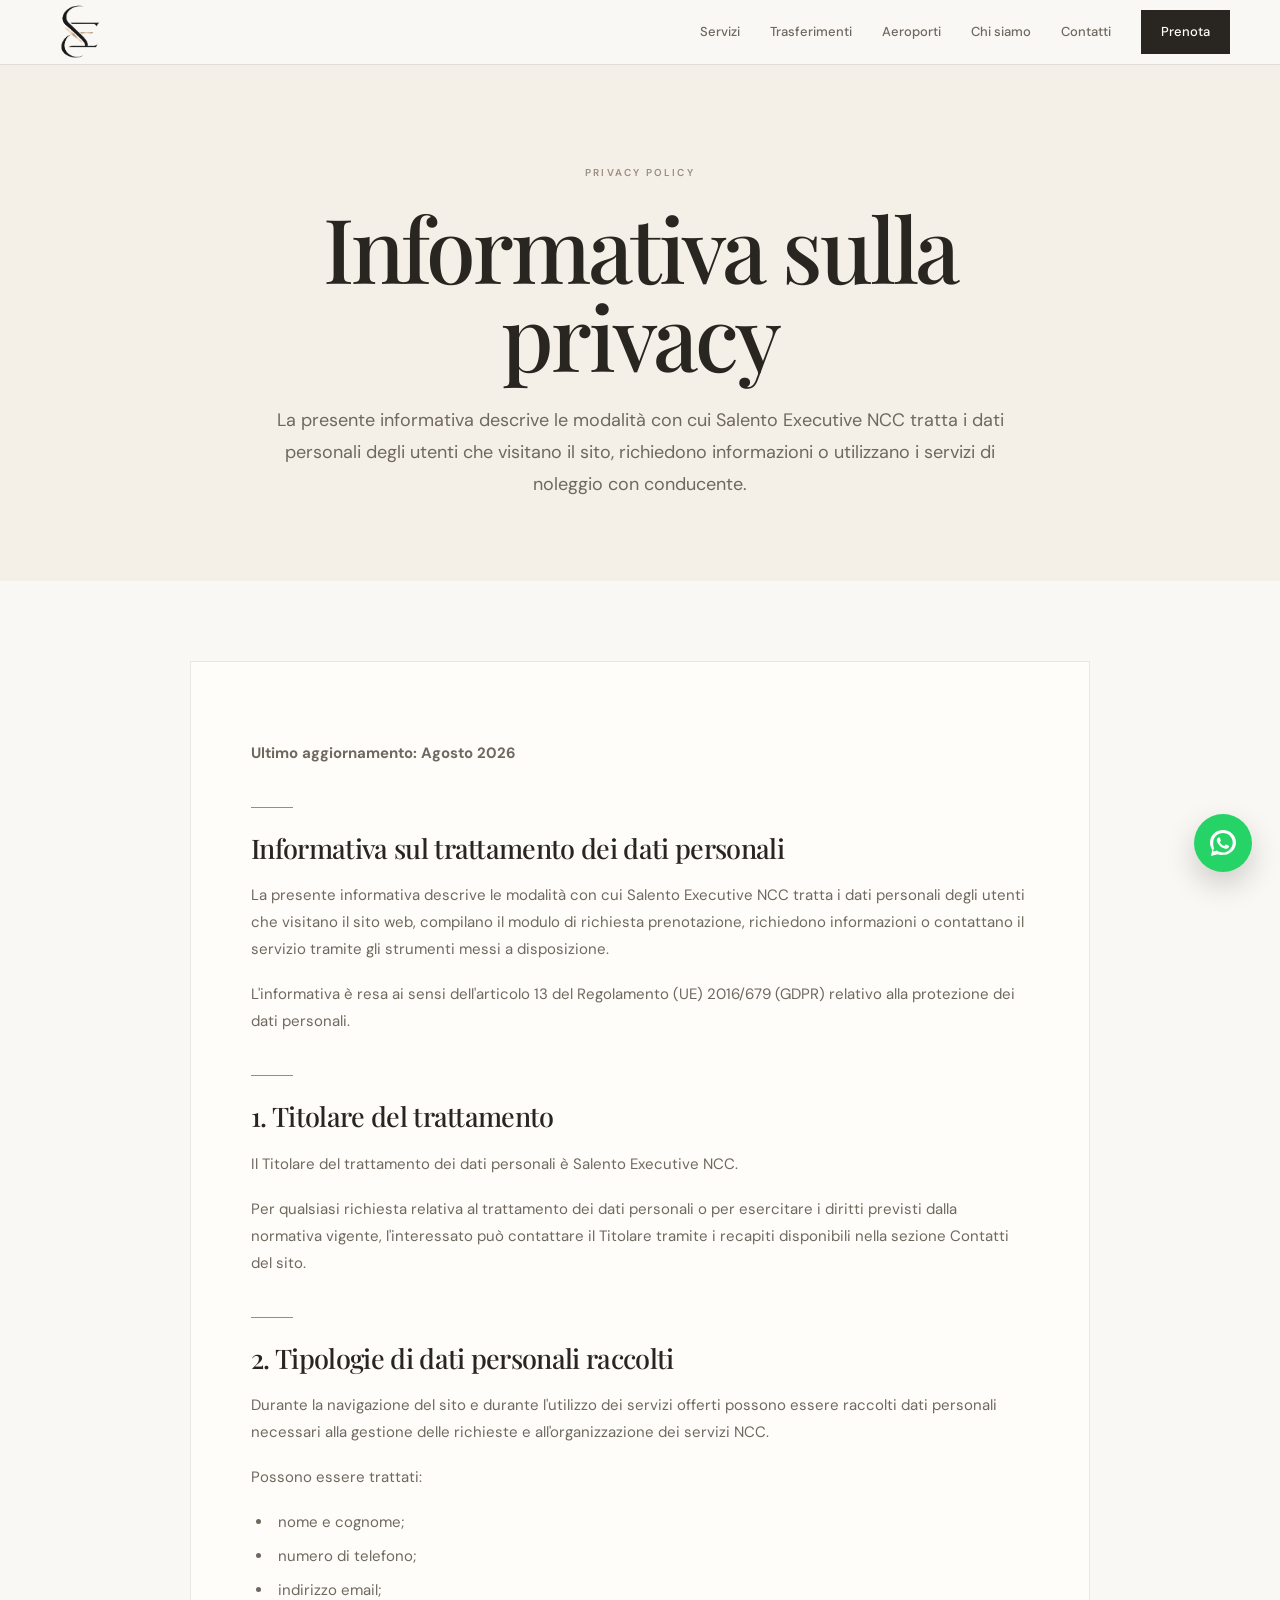
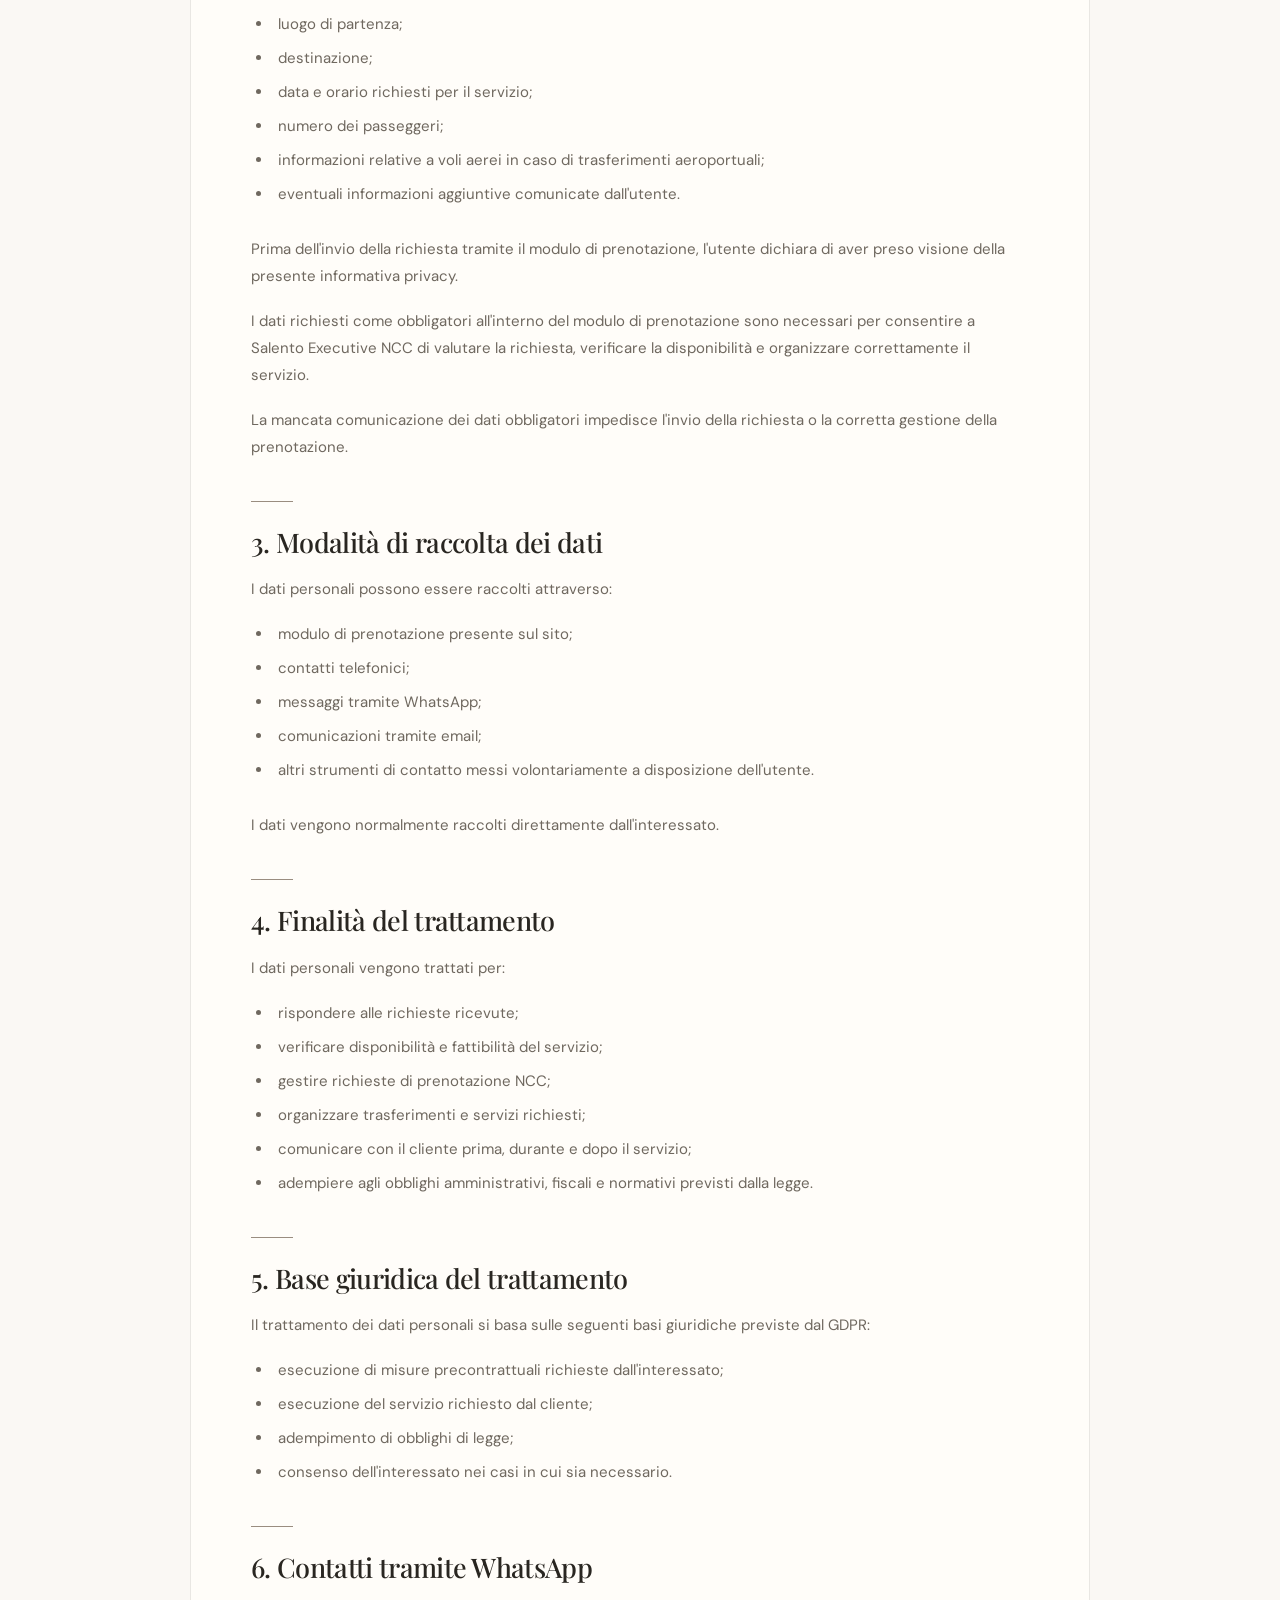
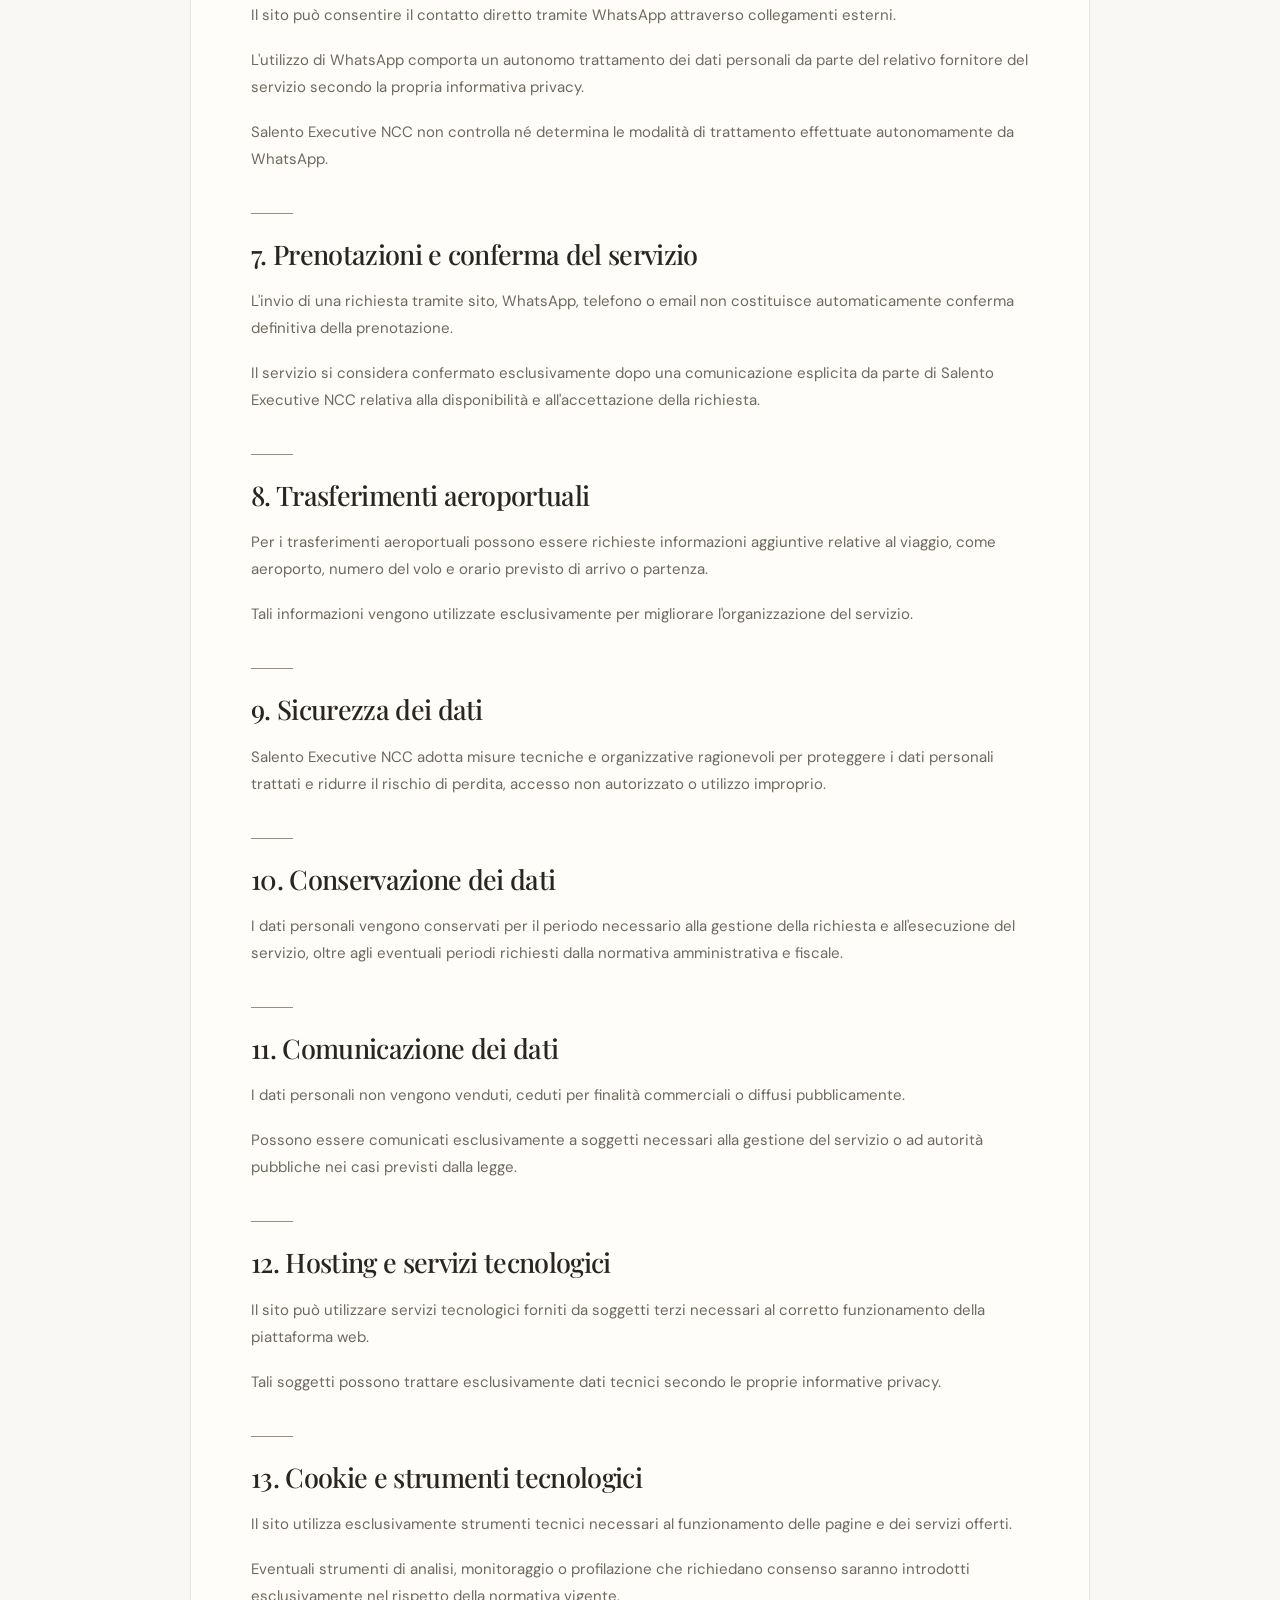
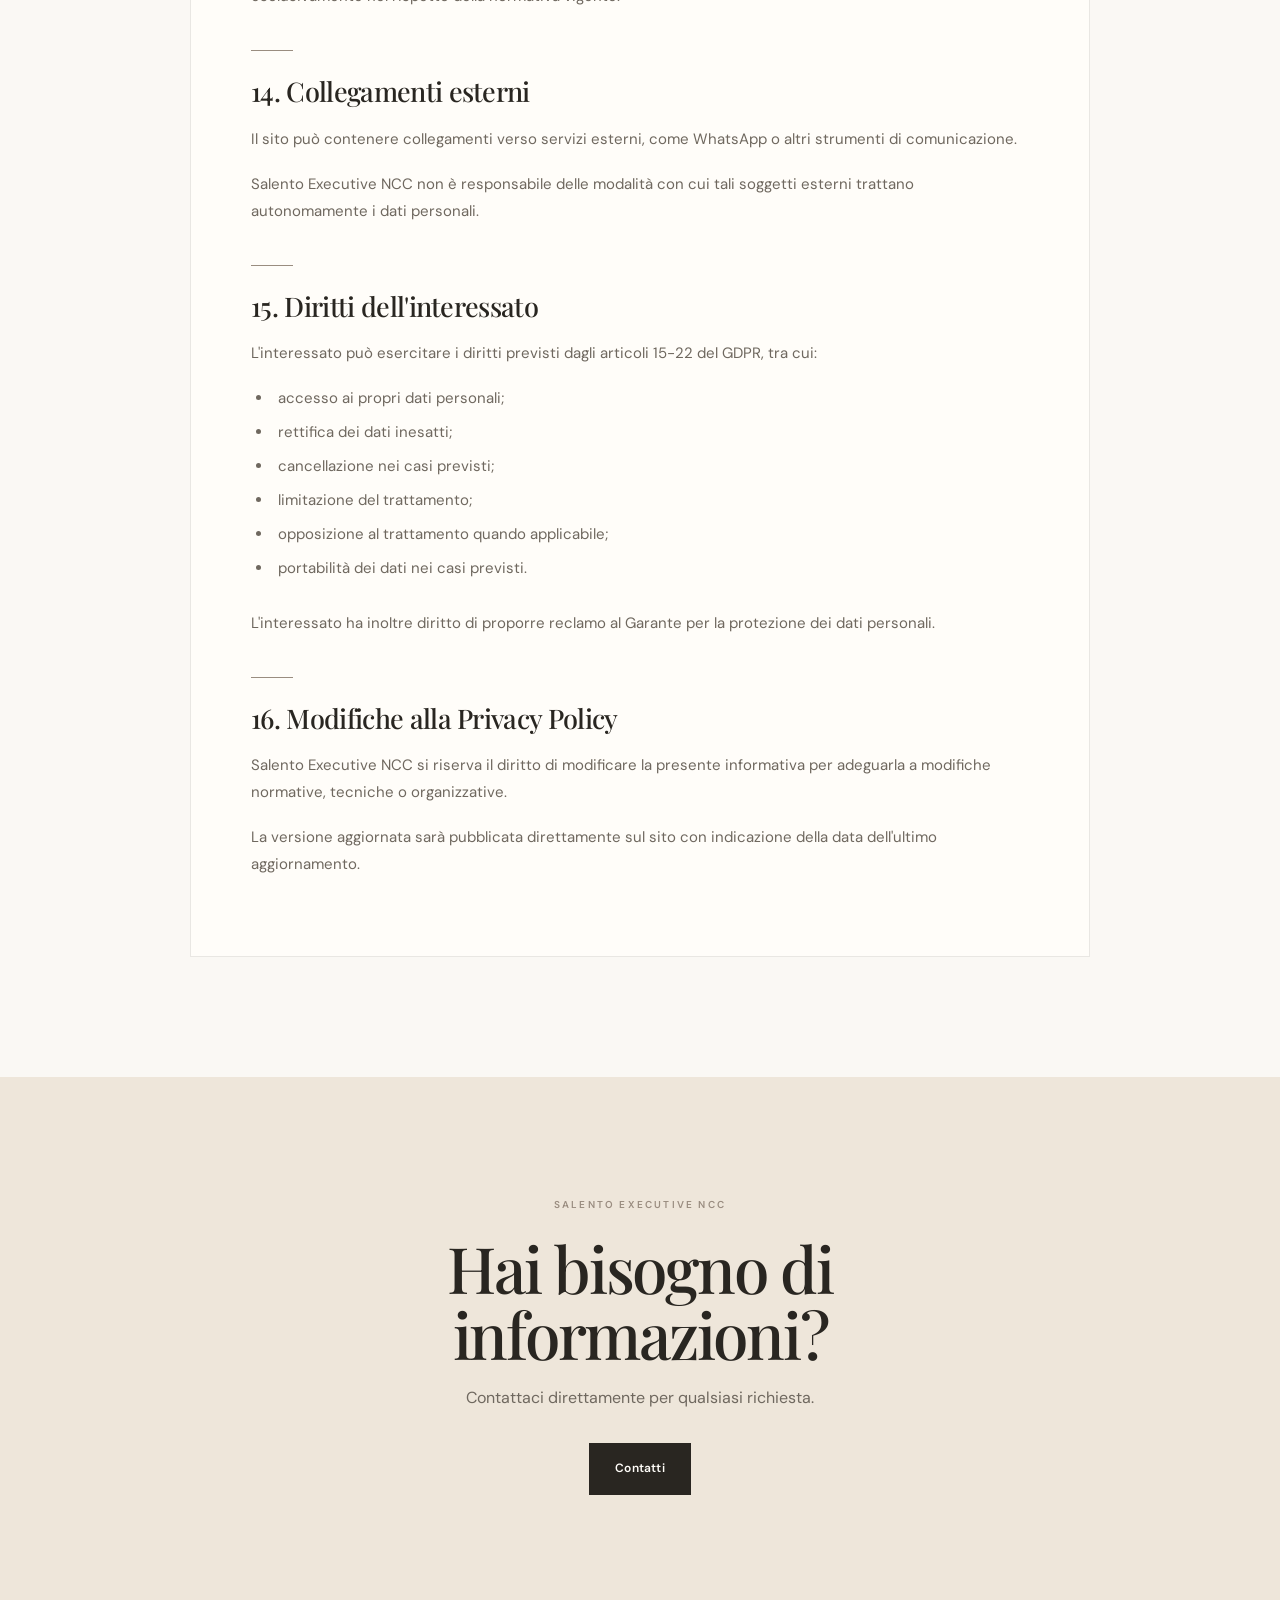
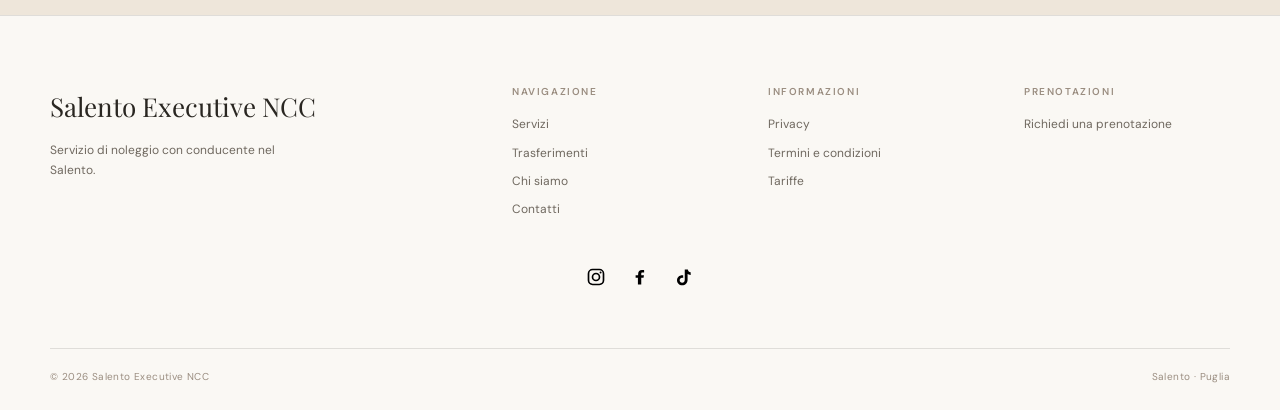
<file: privacy/index.html>
<!DOCTYPE html>
<html lang="it">

<head>

<meta charset="UTF-8">

<meta name="viewport" content="width=device-width, initial-scale=1.0">


<title>Privacy Policy | Salento Executive NCC</title>


<meta
name="description"
content="Informativa sul trattamento dei dati personali di Salento Executive NCC."
>


<meta name="theme-color" content="#f4efe7">


<link rel="icon" href="../favicon.png">

<link rel="stylesheet" href="../css/style.css">


</head>


<body>



<header class="header">

<div class="container header-inner">


<a href="../" class="logo-link">

<img
src="../logo.png"
alt="Salento Executive NCC"
class="logo"
>

</a>



<nav class="navigation">

    <a href="../servizi/">Servizi</a>

    <a href="../trasferimenti/">Trasferimenti</a>


    <div class="dropdown">

        <a href="#" class="dropdown-toggle">
            Aeroporti
        </a>


        <div class="dropdown-menu">

            <a href="../aeroporto-brindisi/">
                Aeroporto di Brindisi
            </a>


            <a href="../aeroporto-bari/">
                Aeroporto di Bari
            </a>

        </div>

    </div>


    <a href="../chi-siamo/">Chi siamo</a>

    <a href="../contatti/">Contatti</a>


    <a href="../prenota/" class="nav-button">
        Prenota
    </a>

</nav>



<button
class="menu-button"
type="button"
aria-label="Apri menu"
>

<span></span>
<span></span>
<span></span>

</button>


</div>

</header>





<main class="legal-page">




<section class="legal-hero section">


<div class="container">


<div class="intro-content">


<p class="eyebrow">
PRIVACY POLICY
</p>



<h1>
Informativa sulla privacy
</h1>



<p>
La presente informativa descrive le modalità con cui Salento Executive NCC tratta i dati personali degli utenti che visitano il sito, richiedono informazioni o utilizzano i servizi di noleggio con conducente.
</p>


</div>


</div>


</section>





<section class="legal-section section">


<div class="container legal-wrapper">


<div class="legal-content">









<p>
<strong>Ultimo aggiornamento: Agosto 2026</strong>
</p>

<h2>
Informativa sul trattamento dei dati personali
</h2>
    
<p>
La presente informativa descrive le modalità con cui Salento Executive NCC tratta i dati personali degli utenti che visitano il sito web, compilano il modulo di richiesta prenotazione, richiedono informazioni o contattano il servizio tramite gli strumenti messi a disposizione.
</p>

<p>
L'informativa è resa ai sensi dell'articolo 13 del Regolamento (UE) 2016/679 (GDPR) relativo alla protezione dei dati personali.
</p>


<h2>1. Titolare del trattamento</h2>

<p>
Il Titolare del trattamento dei dati personali è Salento Executive NCC.
</p>

<p>
Per qualsiasi richiesta relativa al trattamento dei dati personali o per esercitare i diritti previsti dalla normativa vigente, l'interessato può contattare il Titolare tramite i recapiti disponibili nella sezione Contatti del sito.
</p>


<h2>2. Tipologie di dati personali raccolti</h2>

<p>
Durante la navigazione del sito e durante l'utilizzo dei servizi offerti possono essere raccolti dati personali necessari alla gestione delle richieste e all'organizzazione dei servizi NCC.
</p>

<p>
Possono essere trattati:
</p>

<ul>
<li>nome e cognome;</li>
<li>numero di telefono;</li>
<li>indirizzo email;</li>
<li>luogo di partenza;</li>
<li>destinazione;</li>
<li>data e orario richiesti per il servizio;</li>
<li>numero dei passeggeri;</li>
<li>informazioni relative a voli aerei in caso di trasferimenti aeroportuali;</li>
<li>eventuali informazioni aggiuntive comunicate dall'utente.</li>
</ul>

<p>
Prima dell'invio della richiesta tramite il modulo di prenotazione, l'utente dichiara di aver preso visione della presente informativa privacy.
</p>
    
<p>
I dati richiesti come obbligatori all'interno del modulo di prenotazione sono necessari per consentire a Salento Executive NCC di valutare la richiesta, verificare la disponibilità e organizzare correttamente il servizio.
</p>

<p>
La mancata comunicazione dei dati obbligatori impedisce l'invio della richiesta o la corretta gestione della prenotazione.
</p>


<h2>3. Modalità di raccolta dei dati</h2>

<p>
I dati personali possono essere raccolti attraverso:
</p>

<ul>
<li>modulo di prenotazione presente sul sito;</li>
<li>contatti telefonici;</li>
<li>messaggi tramite WhatsApp;</li>
<li>comunicazioni tramite email;</li>
<li>altri strumenti di contatto messi volontariamente a disposizione dell'utente.</li>
</ul>

<p>
I dati vengono normalmente raccolti direttamente dall'interessato.
</p>


<h2>4. Finalità del trattamento</h2>

<p>
I dati personali vengono trattati per:
</p>

<ul>
<li>rispondere alle richieste ricevute;</li>
<li>verificare disponibilità e fattibilità del servizio;</li>
<li>gestire richieste di prenotazione NCC;</li>
<li>organizzare trasferimenti e servizi richiesti;</li>
<li>comunicare con il cliente prima, durante e dopo il servizio;</li>
<li>adempiere agli obblighi amministrativi, fiscali e normativi previsti dalla legge.</li>
</ul>


<h2>5. Base giuridica del trattamento</h2>

<p>
Il trattamento dei dati personali si basa sulle seguenti basi giuridiche previste dal GDPR:
</p>

<ul>
<li>esecuzione di misure precontrattuali richieste dall'interessato;</li>
<li>esecuzione del servizio richiesto dal cliente;</li>
<li>adempimento di obblighi di legge;</li>
<li>consenso dell'interessato nei casi in cui sia necessario.</li>
</ul>


<h2>6. Contatti tramite WhatsApp</h2>

<p>
Il sito può consentire il contatto diretto tramite WhatsApp attraverso collegamenti esterni.
</p>

<p>
L'utilizzo di WhatsApp comporta un autonomo trattamento dei dati personali da parte del relativo fornitore del servizio secondo la propria informativa privacy.
</p>

<p>
Salento Executive NCC non controlla né determina le modalità di trattamento effettuate autonomamente da WhatsApp.
</p>


<h2>7. Prenotazioni e conferma del servizio</h2>

<p>
L'invio di una richiesta tramite sito, WhatsApp, telefono o email non costituisce automaticamente conferma definitiva della prenotazione.
</p>

<p>
Il servizio si considera confermato esclusivamente dopo una comunicazione esplicita da parte di Salento Executive NCC relativa alla disponibilità e all'accettazione della richiesta.
</p>


<h2>8. Trasferimenti aeroportuali</h2>

<p>
Per i trasferimenti aeroportuali possono essere richieste informazioni aggiuntive relative al viaggio, come aeroporto, numero del volo e orario previsto di arrivo o partenza.
</p>

<p>
Tali informazioni vengono utilizzate esclusivamente per migliorare l'organizzazione del servizio.
</p>


<h2>9. Sicurezza dei dati</h2>

<p>
Salento Executive NCC adotta misure tecniche e organizzative ragionevoli per proteggere i dati personali trattati e ridurre il rischio di perdita, accesso non autorizzato o utilizzo improprio.
</p>


<h2>10. Conservazione dei dati</h2>

<p>
I dati personali vengono conservati per il periodo necessario alla gestione della richiesta e all'esecuzione del servizio, oltre agli eventuali periodi richiesti dalla normativa amministrativa e fiscale.
</p>


<h2>11. Comunicazione dei dati</h2>

<p>
I dati personali non vengono venduti, ceduti per finalità commerciali o diffusi pubblicamente.
</p>

<p>
Possono essere comunicati esclusivamente a soggetti necessari alla gestione del servizio o ad autorità pubbliche nei casi previsti dalla legge.
</p>


<h2>12. Hosting e servizi tecnologici</h2>

<p>
Il sito può utilizzare servizi tecnologici forniti da soggetti terzi necessari al corretto funzionamento della piattaforma web.
</p>

<p>
Tali soggetti possono trattare esclusivamente dati tecnici secondo le proprie informative privacy.
</p>


<h2>13. Cookie e strumenti tecnologici</h2>

<p>
Il sito utilizza esclusivamente strumenti tecnici necessari al funzionamento delle pagine e dei servizi offerti.
</p>

<p>
Eventuali strumenti di analisi, monitoraggio o profilazione che richiedano consenso saranno introdotti esclusivamente nel rispetto della normativa vigente.
</p>


<h2>14. Collegamenti esterni</h2>

<p>
Il sito può contenere collegamenti verso servizi esterni, come WhatsApp o altri strumenti di comunicazione.
</p>

<p>
Salento Executive NCC non è responsabile delle modalità con cui tali soggetti esterni trattano autonomamente i dati personali.
</p>


<h2>15. Diritti dell'interessato</h2>

<p>
L'interessato può esercitare i diritti previsti dagli articoli 15-22 del GDPR, tra cui:
</p>

<ul>
<li>accesso ai propri dati personali;</li>
<li>rettifica dei dati inesatti;</li>
<li>cancellazione nei casi previsti;</li>
<li>limitazione del trattamento;</li>
<li>opposizione al trattamento quando applicabile;</li>
<li>portabilità dei dati nei casi previsti.</li>
</ul>

<p>
L'interessato ha inoltre diritto di proporre reclamo al Garante per la protezione dei dati personali.
</p>


<h2>16. Modifiche alla Privacy Policy</h2>

<p>
Salento Executive NCC si riserva il diritto di modificare la presente informativa per adeguarla a modifiche normative, tecniche o organizzative.
</p>

<p>
La versione aggiornata sarà pubblicata direttamente sul sito con indicazione della data dell'ultimo aggiornamento.
</p>



</div>

</div>

</section>





<section class="final-cta section">


<div class="container final-cta-content">


<p class="eyebrow">
SALENTO EXECUTIVE NCC
</p>


<h2>
Hai bisogno di informazioni?
</h2>


<p>
Contattaci direttamente per qualsiasi richiesta.
</p>


<a href="../contatti/" class="button button-dark">
Contatti
</a>


</div>


</section>



</main>





<footer class="footer">


<div class="container footer-grid">



<div class="footer-brand">

<a href="../">
Salento Executive NCC
</a>


<p>
Servizio di noleggio con conducente nel Salento.
</p>

</div>





<div class="footer-column">

<h3>
Navigazione
</h3>

<a href="../servizi/">
Servizi
</a>

<a href="../trasferimenti/">
Trasferimenti
</a>

<a href="../chi-siamo/">
Chi siamo
</a>

<a href="../contatti/">
Contatti
</a>

</div>





<div class="footer-column">

    <h3>
        Informazioni
    </h3>

    <a href="../privacy/">
        Privacy
    </a>

    <a href="../termini/">
        Termini e condizioni
    </a>

    <a href="../tariffe/">
        Tariffe
    </a>

</div>





<div class="footer-column">

<h3>
Prenotazioni
</h3>

<a href="../prenota/">
Richiedi una prenotazione
</a>

</div>



</div>





</div> <!-- chiude footer-grid -->


<div class="footer-social">

    <a href="#" target="_blank" rel="noopener" aria-label="Instagram">
        <img src="../instagram.svg" alt="Instagram">
    </a>

    <a href="#" target="_blank" rel="noopener" aria-label="Facebook">
        <img src="../facebook.svg" alt="Facebook">
    </a>

    <a href="#" target="_blank" rel="noopener" aria-label="TikTok">
        <img src="../tiktok.svg" alt="TikTok">
    </a>

</div>


<div class="container footer-bottom">

    <span>
        © <span id="current-year"></span>
        Salento Executive NCC
    </span>

    <span>
        Salento · Puglia
    </span>

</div>


</footer>


<a 
href="https://wa.me/393200404903"
class="whatsapp-fixed no-transition"
    target="_blank"
    rel="noopener"
    aria-label="Contattaci su WhatsApp"
>
    <img src="../whatsapp.svg" alt="WhatsApp">
</a>
<script src="../js/main.js"></script>


</body>

</html>
</file>
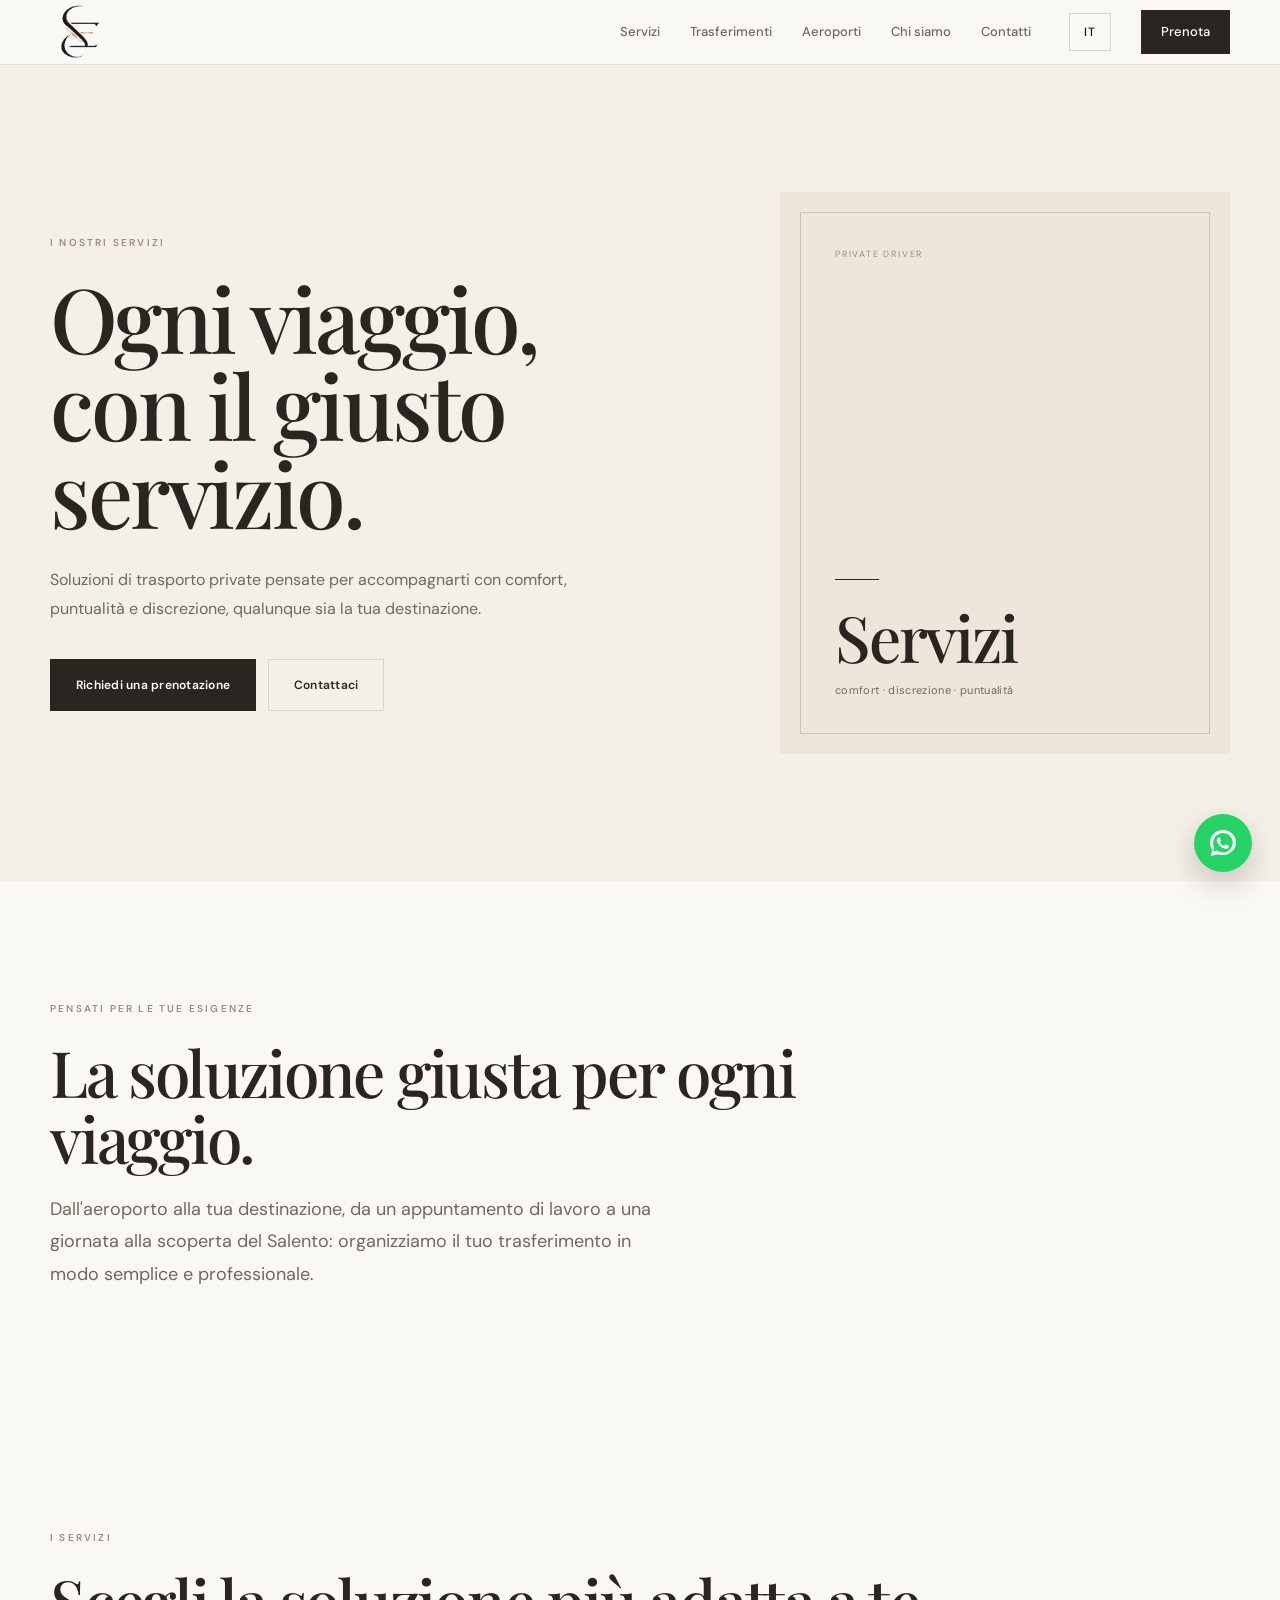
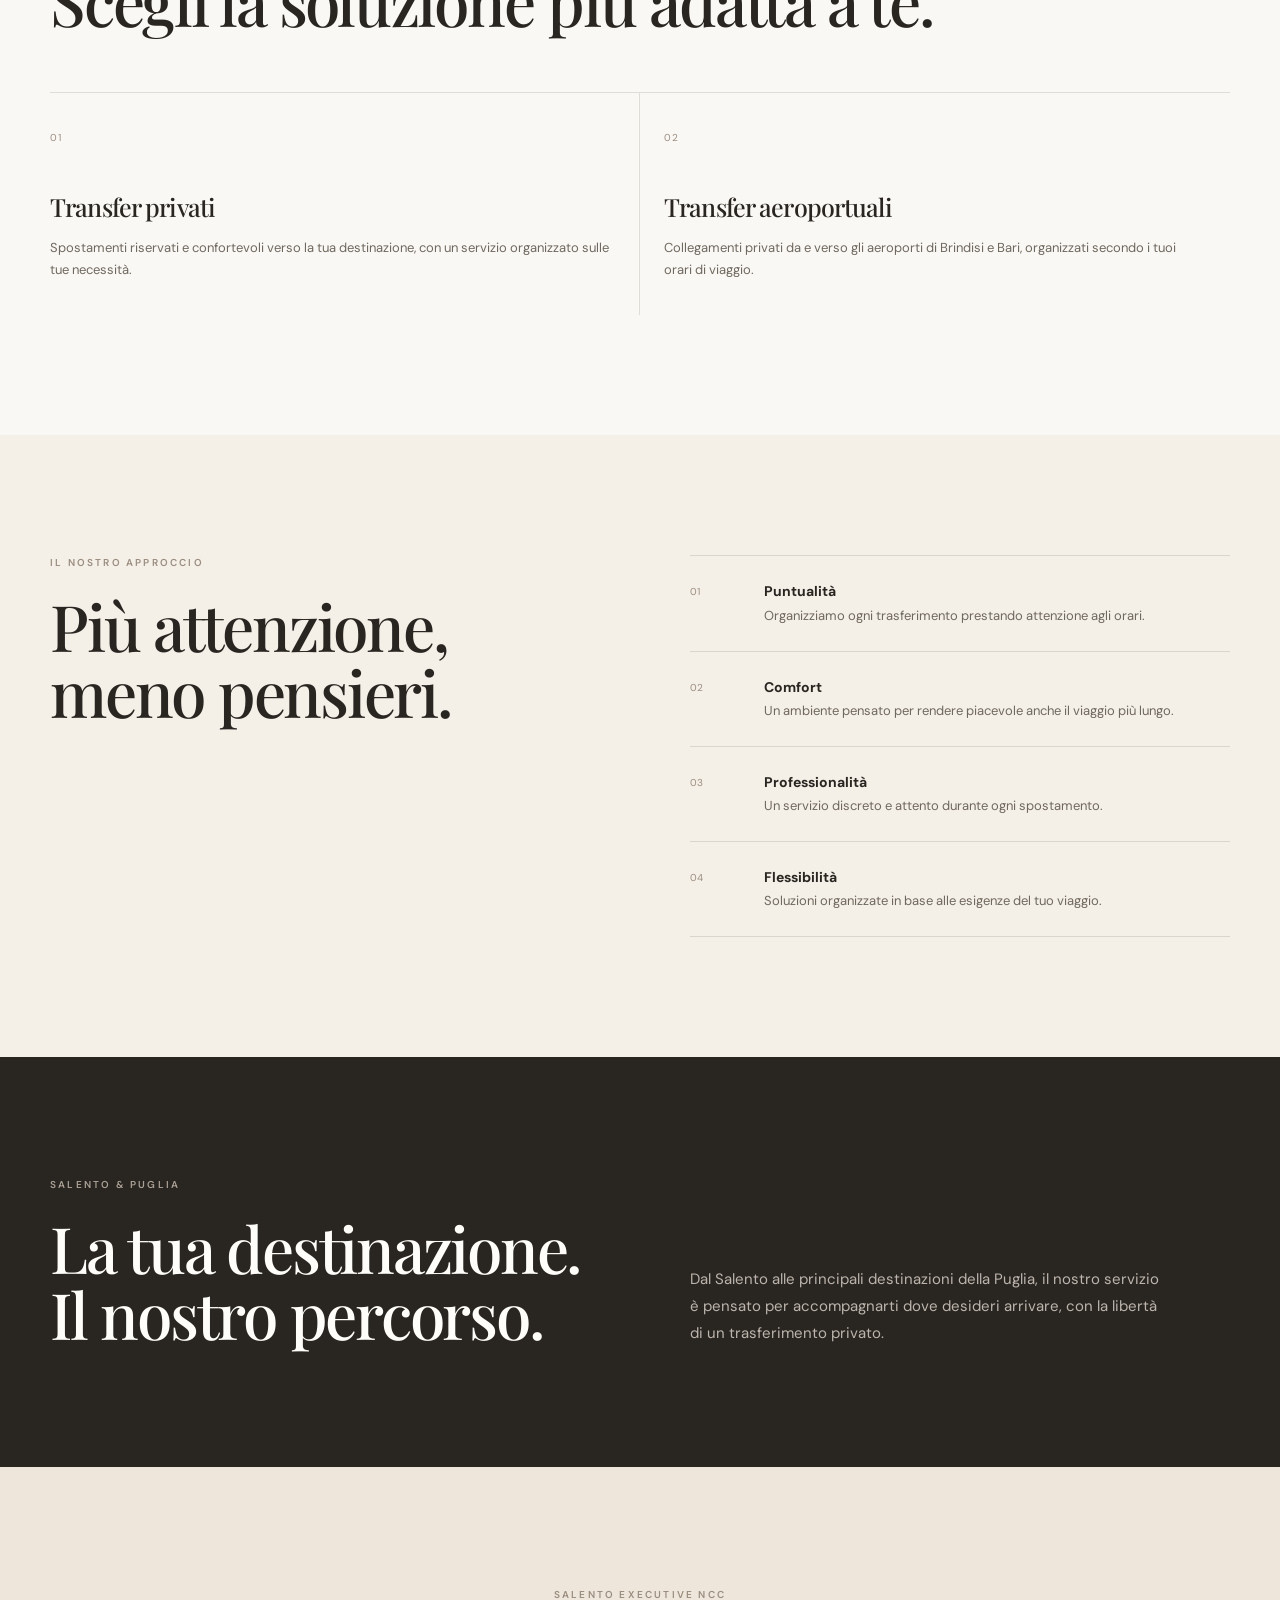
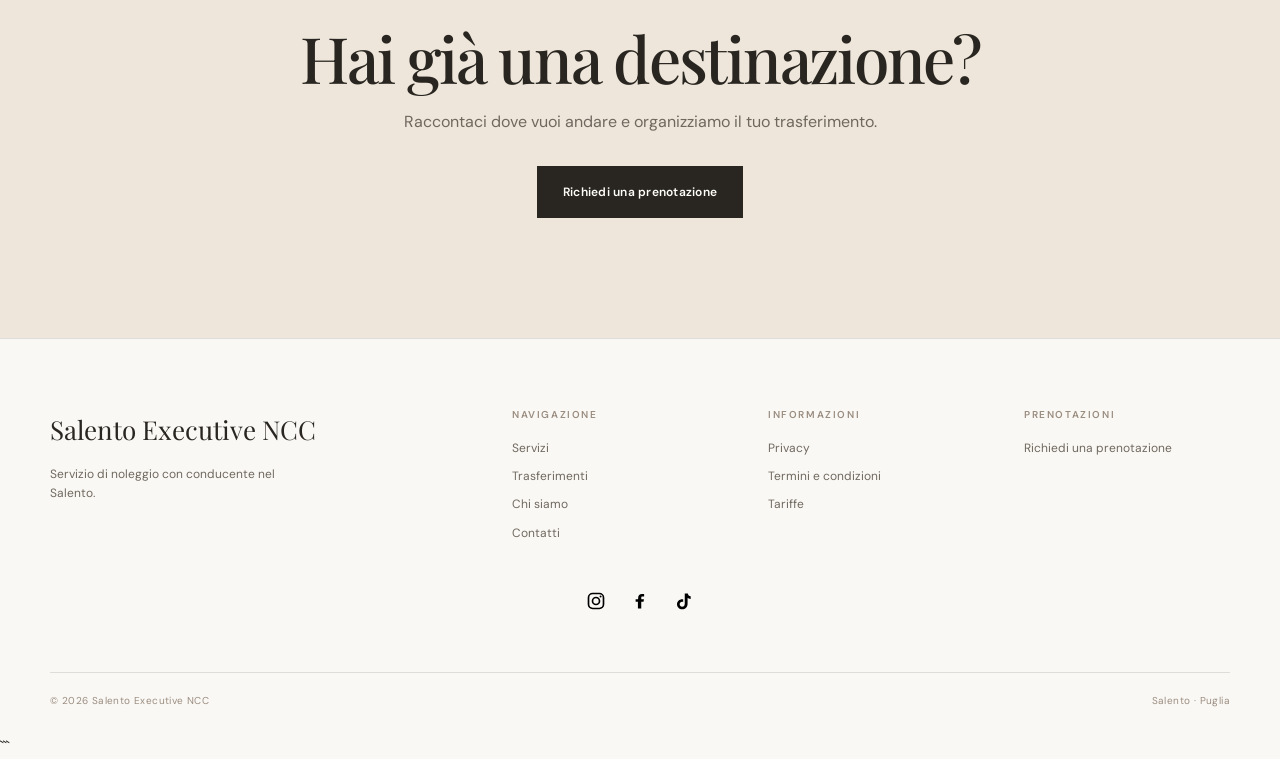
<file: servizi/index.html>
<!DOCTYPE html>
<html lang="it">
<head>
    <meta charset="UTF-8">
    <meta name="viewport" content="width=device-width, initial-scale=1.0">

    <title>Servizi | Salento Executive NCC</title>

    <meta
        name="description"
        content="Scopri i servizi di Salento Executive NCC: transfer aeroportuali e transfer privati nel Salento e in Puglia."
    >

    <meta name="theme-color" content="#f4efe7">

    <link rel="icon" href="../favicon.png">
    <link rel="stylesheet" href="../css/style.css">
</head>

<body>

<header class="header">

    <div class="container header-inner">

        <a href="../" class="logo-link" aria-label="Salento Executive NCC">
            <img
                src="../logo.png"
                alt="Salento Executive NCC"
                class="logo"
            >
        </a>

        <nav class="navigation">

            <a href="../servizi/" data-i18n="nav.services">
                Servizi
            </a>

            <a href="../trasferimenti/" data-i18n="nav.transfers">
                Trasferimenti
            </a>

            <div class="dropdown">

                <a href="#" class="dropdown-toggle" data-i18n="nav.airports">
                    Aeroporti
                </a>

                <div class="dropdown-menu">

                    <a href="../aeroporto-brindisi/" data-i18n="nav.brindisi">
                        Aeroporto di Brindisi
                    </a>

                    <a href="../aeroporto-bari/" data-i18n="nav.bari">
                        Aeroporto di Bari
                    </a>

                </div>

            </div>

            <a href="../chi-siamo/" data-i18n="nav.about">
                Chi siamo
            </a>

            <a href="../contatti/" data-i18n="nav.contact">
                Contatti
            </a>
            <div class="language-selector">

    <button
        class="language-button"
        type="button"
        aria-label="Seleziona lingua"
    >
        IT
    </button>

    <div class="language-menu">

        <button type="button" data-lang="it">
            Italiano
        </button>

        <button type="button" data-lang="en">
            English
        </button>

        <button type="button" data-lang="fr">
            Français
        </button>

        <button type="button" data-lang="es">
            Español
        </button>

        <button type="button" data-lang="de">
            Deutsch
        </button>

    </div>

</div>

            <a href="../prenota/" class="nav-button" data-i18n="nav.book">
                Prenota
            </a>

        </nav>

        <button
            class="menu-button"
            type="button"
            aria-label="Apri menu"
            aria-expanded="false"
            data-i18n-aria-label="accessibility.openMenu"
        >
            <span></span>
            <span></span>
            <span></span>
        </button>

    </div>

</header>


<main>

    <!-- HERO -->

    <section class="hero">

        <div class="container hero-content">

            <div class="hero-text">

                <p class="eyebrow" data-i18n="servicesPage.hero.eyebrow">
                    I NOSTRI SERVIZI
                </p>

                <h1 data-i18n="servicesPage.hero.title">
                    Ogni viaggio,
                    con il giusto servizio.
                </h1>

                <p class="hero-description" data-i18n="servicesPage.hero.description">
                    Soluzioni di trasporto private pensate per
                    accompagnarti con comfort, puntualità e
                    discrezione, qualunque sia la tua destinazione.
                </p>

                <div class="hero-actions">

                    <a
                        href="../prenota/"
                        class="button button-dark"
                        data-i18n="servicesPage.hero.book"
                    >
                        Richiedi una prenotazione
                    </a>

                    <a
                        href="../contatti/"
                        class="button button-light"
                        data-i18n="servicesPage.hero.contact"
                    >
                        Contattaci
                    </a>

                </div>

            </div>


            <div class="hero-visual">

                <div class="hero-frame">

                    <div class="hero-frame-content">

                        <span
                            class="hero-label"
                            data-i18n="hero.privateDriver"
                        >
                            PRIVATE DRIVER
                        </span>

                        <div class="hero-line"></div>

                        <h2 data-i18n="servicesPage.hero.visualTitle">
                            Servizi
                        </h2>

                        <p data-i18n="hero.comfort">
                            comfort · discrezione · puntualità
                        </p>

                    </div>

                </div>

            </div>

        </div>

    </section>


    <!-- INTRO -->

    <section class="intro section">

        <div class="container">

            <div class="intro-content">

                <p class="eyebrow" data-i18n="servicesPage.intro.eyebrow">
                    PENSATI PER LE TUE ESIGENZE
                </p>

                <h2 data-i18n="servicesPage.intro.title">
                    La soluzione giusta per ogni viaggio.
                </h2>

                <p data-i18n="servicesPage.intro.description">
                    Dall'aeroporto alla tua destinazione, da un
                    appuntamento di lavoro a una giornata alla
                    scoperta del Salento: organizziamo il tuo
                    trasferimento in modo semplice e professionale.
                </p>

            </div>

        </div>

    </section>


    <!-- SERVIZI -->

    <section class="services section">

        <div class="container">

            <div class="section-heading">

                <div>

                    <p class="eyebrow" data-i18n="servicesPage.services.eyebrow">
                        I SERVIZI
                    </p>

                    <h2 data-i18n="servicesPage.services.title">
                        Scegli la soluzione
                        più adatta a te.
                    </h2>

                </div>

            </div>


            <div class="services-grid">

                <a
                    href="../transfer-privati/"
                    class="service-card"
                >

                    <span class="service-number">
                        01
                    </span>

                    <h3 data-i18n="servicesPage.private.title">
                        Transfer privati
                    </h3>

                    <p data-i18n="servicesPage.private.description">
                        Spostamenti riservati e confortevoli verso
                        la tua destinazione, con un servizio
                        organizzato sulle tue necessità.
                    </p>

                </a>


                <a
                    href="../transfer-aeroportuali/"
                    class="service-card"
                >

                    <span class="service-number">
                        02
                    </span>

                    <h3 data-i18n="servicesPage.airport.title">
                        Transfer aeroportuali
                    </h3>

                    <p data-i18n="servicesPage.airport.description">
                        Collegamenti privati da e verso gli
                        aeroporti di Brindisi e Bari, organizzati
                        secondo i tuoi orari di viaggio.
                    </p>

                </a>

            </div>

        </div>

    </section>


    <!-- ESPERIENZA -->

    <section class="experience section">

        <div class="container experience-grid">

            <div class="experience-title">

                <p class="eyebrow" data-i18n="servicesPage.experience.eyebrow">
                    IL NOSTRO APPROCCIO
                </p>

                <h2 data-i18n="servicesPage.experience.title">
                    Più attenzione,
                    meno pensieri.
                </h2>

            </div>


            <div class="experience-list">

                <div class="experience-item">

                    <span class="experience-number">
                        01
                    </span>

                    <div>

                        <strong data-i18n="experience.punctuality">
                            Puntualità
                        </strong>

                        <p data-i18n="servicesPage.experience.punctuality.description">
                            Organizziamo ogni trasferimento
                            prestando attenzione agli orari.
                        </p>

                    </div>

                </div>


                <div class="experience-item">

                    <span class="experience-number">
                        02
                    </span>

                    <div>

                        <strong data-i18n="experience.comfort">
                            Comfort
                        </strong>

                        <p data-i18n="servicesPage.experience.comfort.description">
                            Un ambiente pensato per rendere
                            piacevole anche il viaggio più lungo.
                        </p>

                    </div>

                </div>


                <div class="experience-item">

                    <span class="experience-number">
                        03
                    </span>

                    <div>

                        <strong data-i18n="experience.professionalism">
                            Professionalità
                        </strong>

                        <p data-i18n="servicesPage.experience.professionalism.description">
                            Un servizio discreto e attento
                            durante ogni spostamento.
                        </p>

                    </div>

                </div>


                <div class="experience-item">

                    <span class="experience-number">
                        04
                    </span>

                    <div>

                        <strong data-i18n="experience.flexibility">
                            Flessibilità
                        </strong>

                        <p data-i18n="servicesPage.experience.flexibility.description">
                            Soluzioni organizzate in base alle
                            esigenze del tuo viaggio.
                        </p>

                    </div>

                </div>

            </div>

        </div>

    </section>


    <!-- TERRITORIO -->

    <section class="territory section">

        <div class="container territory-grid">

            <div>

                <p class="eyebrow" data-i18n="servicesPage.territory.eyebrow">
                    SALENTO &amp; PUGLIA
                </p>

                <h2 data-i18n="servicesPage.territory.title">
                    La tua destinazione.
                    Il nostro percorso.
                </h2>

            </div>


            <div>

                <p data-i18n="servicesPage.territory.description">
                    Dal Salento alle principali destinazioni
                    della Puglia, il nostro servizio è pensato
                    per accompagnarti dove desideri arrivare,
                    con la libertà di un trasferimento privato.
                </p>

            </div>

        </div>

    </section>


    <!-- CTA -->

    <section class="final-cta section">

        <div class="container final-cta-content">

            <p class="eyebrow" data-i18n="cta.eyebrow">
                SALENTO EXECUTIVE NCC
            </p>

            <h2 data-i18n="servicesPage.cta.title">
                Hai già una destinazione?
            </h2>

            <p data-i18n="servicesPage.cta.description">
                Raccontaci dove vuoi andare e organizziamo
                il tuo trasferimento.
            </p>

            <a
                href="../prenota/"
                class="button button-dark"
                data-i18n="cta.book"
            >
                Richiedi una prenotazione
            </a>

        </div>

    </section>

</main>


<!-- FOOTER -->

<footer class="footer">

    <div class="container footer-grid">

        <div class="footer-brand">

            <a href="../">
                Salento Executive NCC
            </a>

            <p data-i18n="footer.description">
                Servizio di noleggio con conducente
                nel Salento.
            </p>

        </div>


        <div class="footer-column">

            <h3 data-i18n="footer.navigation">
                Navigazione
            </h3>

            <a href="../servizi/" data-i18n="nav.services">
                Servizi
            </a>

            <a href="../trasferimenti/" data-i18n="nav.transfers">
                Trasferimenti
            </a>

            <a href="../chi-siamo/" data-i18n="nav.about">
                Chi siamo
            </a>

            <a href="../contatti/" data-i18n="nav.contact">
                Contatti
            </a>

        </div>


        <div class="footer-column">

            <h3 data-i18n="footer.information">
                Informazioni
            </h3>

            <a href="../privacy/" data-i18n="footer.privacy">
                Privacy
            </a>

            <a href="../termini/" data-i18n="footer.terms">
                Termini e condizioni
            </a>

            <a href="../tariffe/" data-i18n="footer.rates">
                Tariffe
            </a>

        </div>


        <div class="footer-column">

            <h3 data-i18n="footer.booking">
                Prenotazioni
            </h3>

            <a href="../prenota/" data-i18n="footer.request">
                Richiedi una prenotazione
            </a>

        </div>

    </div>


    <div class="footer-social">

        <a href="#" target="_blank" rel="noopener" aria-label="Instagram">
            <img src="../instagram.svg" alt="Instagram">
        </a>

        <a href="#" target="_blank" rel="noopener" aria-label="Facebook">
            <img src="../facebook.svg" alt="Facebook">
        </a>

        <a href="#" target="_blank" rel="noopener" aria-label="TikTok">
            <img src="../tiktok.svg" alt="TikTok">
        </a>

    </div>


    <div class="container footer-bottom">

        <span>
            © <span id="current-year"></span>
            Salento Executive NCC
        </span>

        <span data-i18n="footer.location">
            Salento · Puglia
        </span>

    </div>

</footer>


<a
    href="https://wa.me/393200404903"
    class="whatsapp-fixed no-transition"
    target="_blank"
    rel="noopener"
    aria-label="Contattaci su WhatsApp"
    data-i18n-aria-label="accessibility.whatsapp"
>
    <img src="../whatsapp.svg" alt="WhatsApp">
</a>


<script src="../js/translations.js"></script>
<script src="../js/main.js"></script>

</body>
</html>
```
</file>
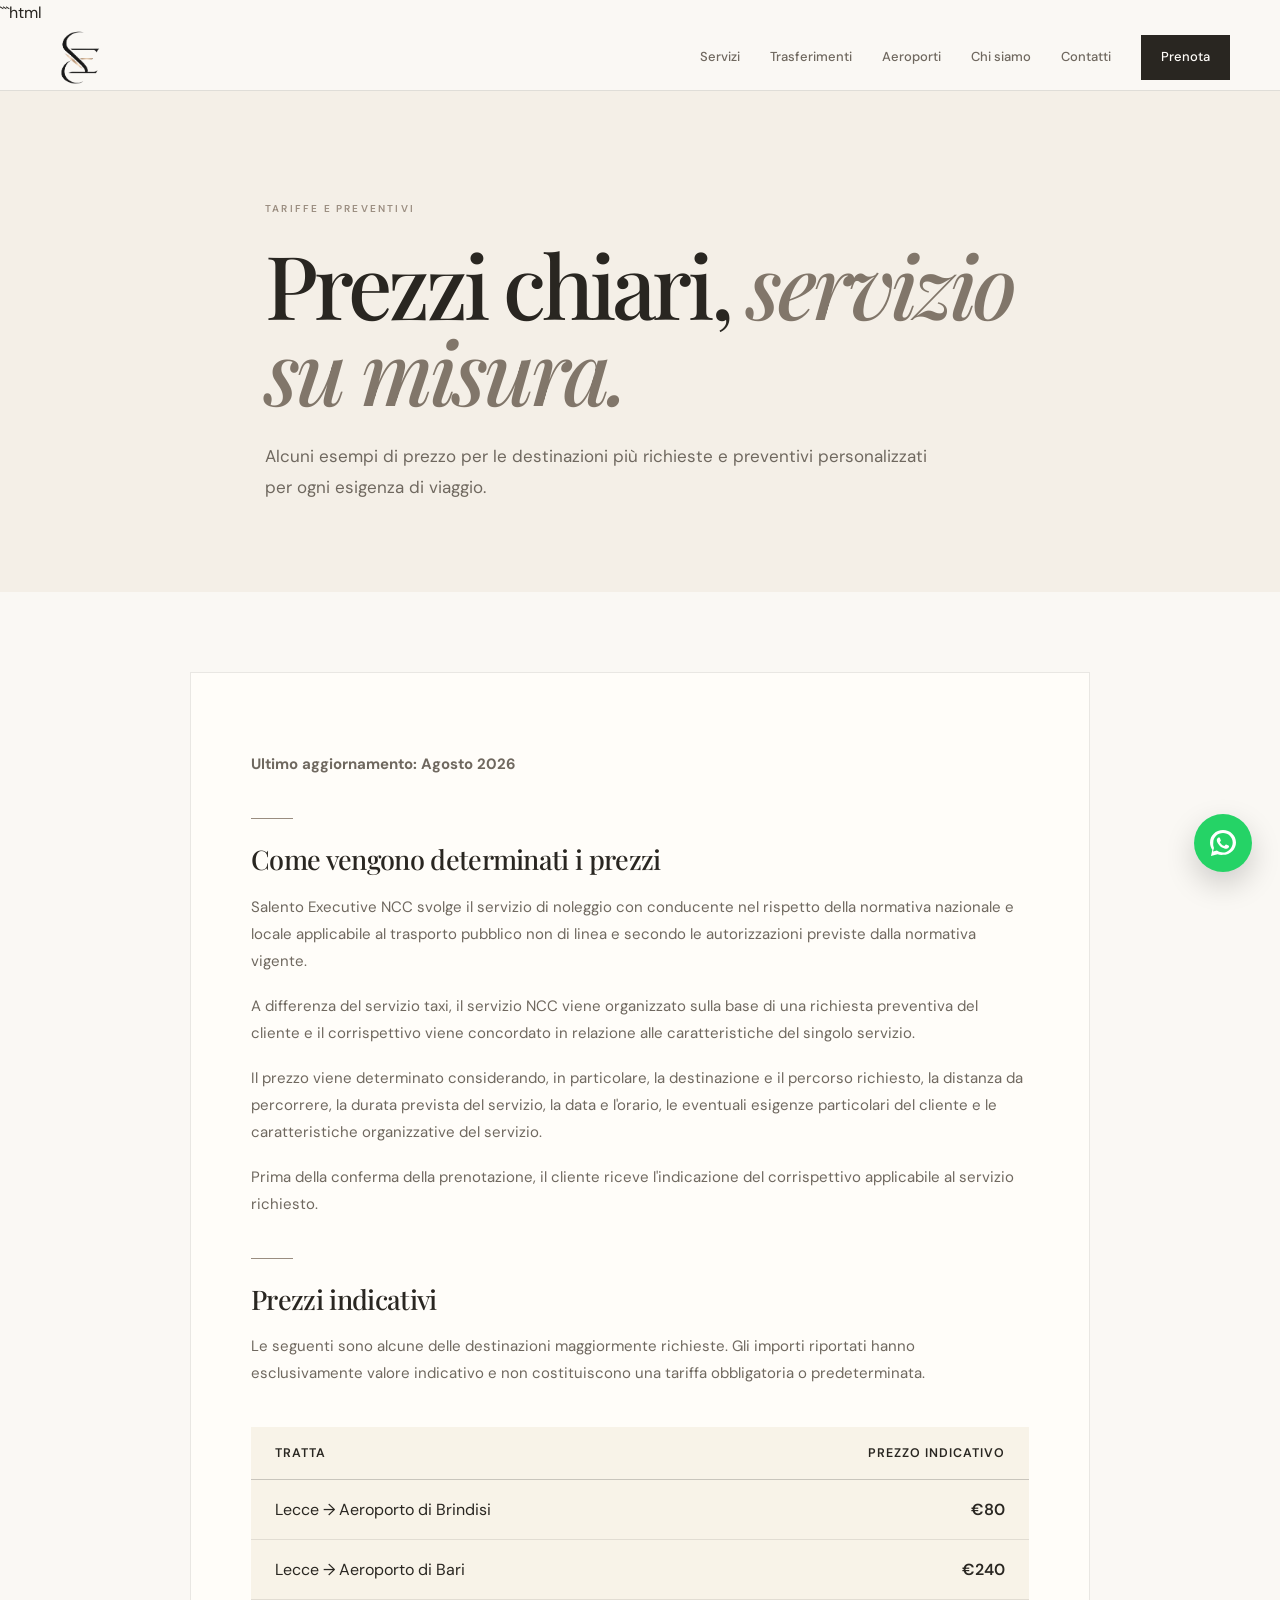
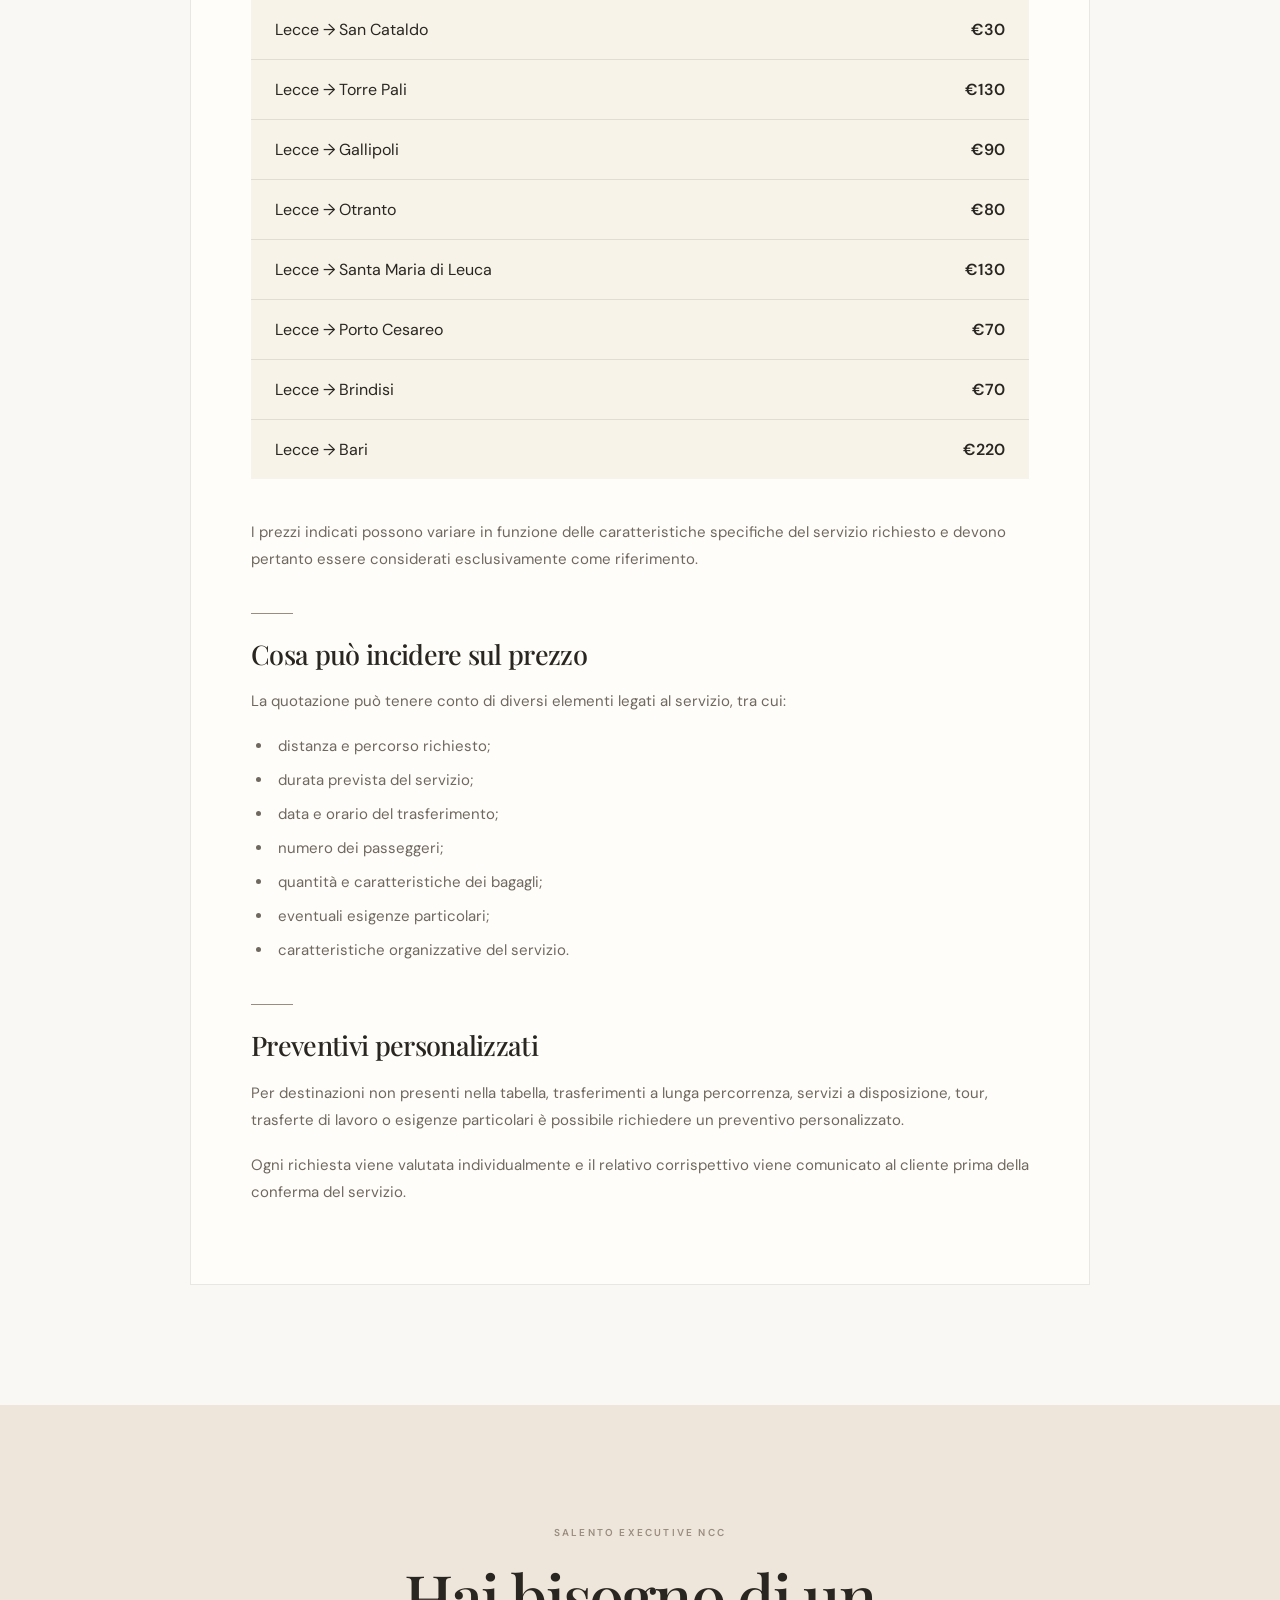
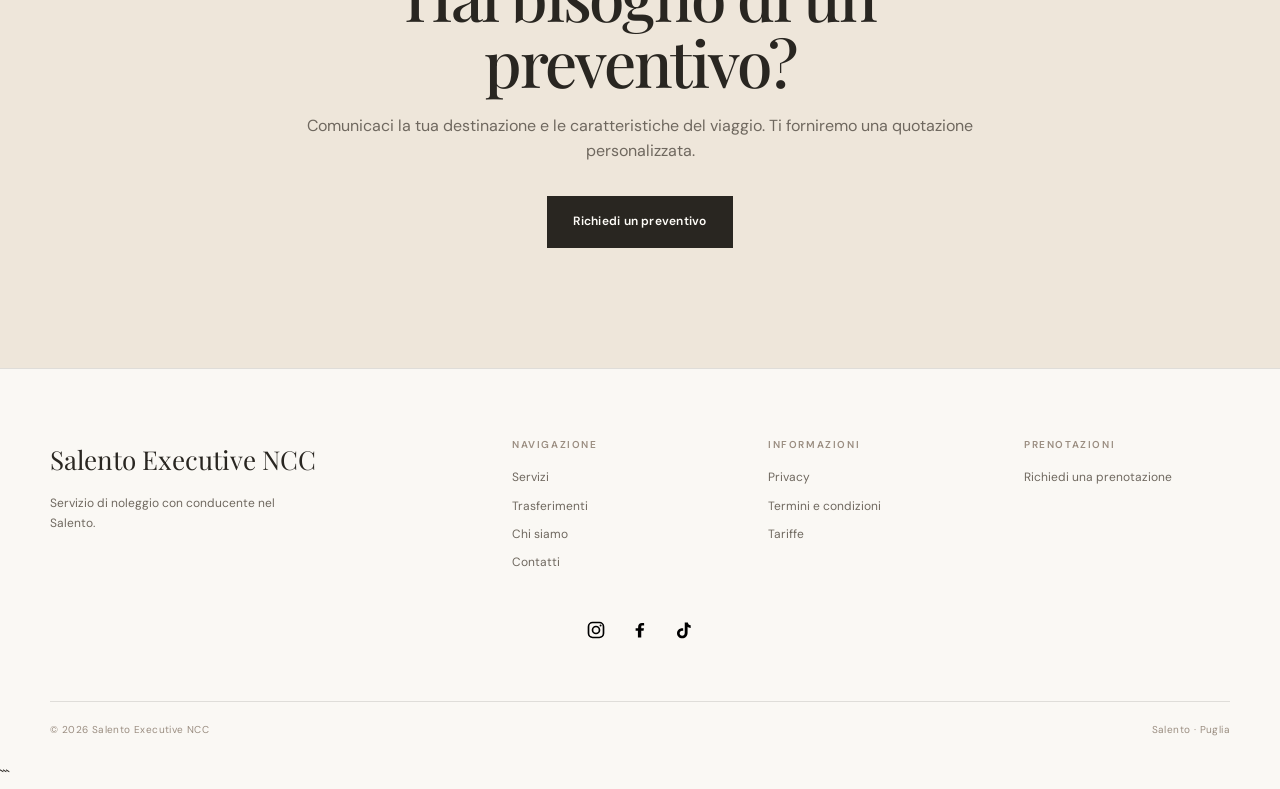
<file: tariffe/index.html>
```html
<!DOCTYPE html>
<html lang="it">

<head>

    <meta charset="UTF-8">

    <meta
        name="viewport"
        content="width=device-width, initial-scale=1.0"
    >

    <title>Tariffe e preventivi | Salento Executive NCC</title>

    <meta
        name="description"
        content="Prezzi indicativi e preventivi personalizzati per i servizi di noleggio con conducente di Salento Executive NCC nel Salento e in Puglia."
    >

    <meta
        name="theme-color"
        content="#f4efe7"
    >

    <link
        rel="icon"
        href="../favicon.png"
    >

    <link
        rel="stylesheet"
        href="../css/style.css"
    >

</head>


<body>


<header class="header">

    <div class="container header-inner">

        <a
            href="../"
            class="logo-link"
            aria-label="Salento Executive NCC"
        >

            <img
                src="../logo.png"
                alt="Salento Executive NCC"
                class="logo"
            >

        </a>


        <nav class="navigation">

            <a href="../servizi/">
                Servizi
            </a>

            <a href="../trasferimenti/">
                Trasferimenti
            </a>


            <div class="dropdown">

                <a href="#" class="dropdown-toggle">
                    Aeroporti
                </a>


                <div class="dropdown-menu">

                    <a href="../aeroporto-brindisi/">
                        Aeroporto di Brindisi
                    </a>

                    <a href="../aeroporto-bari/">
                        Aeroporto di Bari
                    </a>

                </div>

            </div>


            <a href="../chi-siamo/">
                Chi siamo
            </a>

            <a href="../contatti/">
                Contatti
            </a>


            <a
                href="../prenota/"
                class="nav-button"
            >
                Prenota
            </a>

        </nav>


        <button
            class="menu-button"
            type="button"
            aria-label="Apri menu"
            aria-expanded="false"
        >

            <span></span>
            <span></span>
            <span></span>

        </button>

    </div>

</header>



<main>


<section class="legal-hero section">

    <div class="container">

        <div class="legal-hero-content">

            <p class="eyebrow">
                TARIFFE E PREVENTIVI
            </p>


            <h1>
                Prezzi chiari,
                <em>servizio su misura.</em>
            </h1>


            <p>
                Alcuni esempi di prezzo per le destinazioni
                più richieste e preventivi personalizzati
                per ogni esigenza di viaggio.
            </p>

        </div>

    </div>

</section>



<section class="legal-section section">

    <div class="container legal-wrapper">

        <div class="legal-content">


            <p>
                <strong>Ultimo aggiornamento: Agosto 2026</strong>
            </p>


            <h2>
                Come vengono determinati i prezzi
            </h2>


            <p>
                Salento Executive NCC svolge il servizio di
                noleggio con conducente nel rispetto della
                normativa nazionale e locale applicabile al
                trasporto pubblico non di linea e secondo le
                autorizzazioni previste dalla normativa vigente.
            </p>


            <p>
                A differenza del servizio taxi, il servizio NCC
                viene organizzato sulla base di una richiesta
                preventiva del cliente e il corrispettivo viene
                concordato in relazione alle caratteristiche
                del singolo servizio.
            </p>


            <p>
                Il prezzo viene determinato considerando,
                in particolare, la destinazione e il percorso
                richiesto, la distanza da percorrere, la durata
                prevista del servizio, la data e l'orario,
                le eventuali esigenze particolari del cliente
                e le caratteristiche organizzative del servizio.
            </p>


            <p>
                Prima della conferma della prenotazione,
                il cliente riceve l'indicazione del corrispettivo
                applicabile al servizio richiesto.
            </p>



            <h2>
                Prezzi indicativi
            </h2>


            <p>
                Le seguenti sono alcune delle destinazioni
                maggiormente richieste. Gli importi riportati
                hanno esclusivamente valore indicativo e non
                costituiscono una tariffa obbligatoria o
                predeterminata.
            </p>


            <div class="tariffe-table-wrapper">

                <table class="tariffe-table">

                    <thead>

                        <tr>
                            <th>
                                Tratta
                            </th>

                            <th>
                                Prezzo indicativo
                            </th>
                        </tr>

                    </thead>


                    <tbody>

                        <tr>
                            <td>
                                Lecce → Aeroporto di Brindisi
                            </td>

                            <td>
                                €80
                            </td>
                        </tr>


                        <tr>
                            <td>
                                Lecce → Aeroporto di Bari
                            </td>

                            <td>
                                €240
                            </td>
                        </tr>


                        <tr>
                            <td>
                                Lecce → San Cataldo
                            </td>

                            <td>
                                €30
                            </td>
                        </tr>


                        <tr>
                            <td>
                                Lecce → Torre Pali
                            </td>

                            <td>
                                €130
                            </td>
                        </tr>


                        <tr>
                            <td>
                                Lecce → Gallipoli
                            </td>

                            <td>
                                €90
                            </td>
                        </tr>


                        <tr>
                            <td>
                                Lecce → Otranto
                            </td>

                            <td>
                                €80
                            </td>
                        </tr>


                        <tr>
                            <td>
                                Lecce → Santa Maria di Leuca
                            </td>

                            <td>
                                €130
                            </td>
                        </tr>


                        <tr>
                            <td>
                                Lecce → Porto Cesareo
                            </td>

                            <td>
                                €70
                            </td>
                        </tr>


                        <tr>
                            <td>
                                Lecce → Brindisi
                            </td>

                            <td>
                                €70
                            </td>
                        </tr>


                        <tr>
                            <td>
                                Lecce → Bari
                            </td>

                            <td>
                                €220
                            </td>
                        </tr>

                    </tbody>

                </table>

            </div>



            <p>
                I prezzi indicati possono variare in funzione
                delle caratteristiche specifiche del servizio
                richiesto e devono pertanto essere considerati
                esclusivamente come riferimento.
            </p>



            <h2>
                Cosa può incidere sul prezzo
            </h2>


            <p>
                La quotazione può tenere conto di diversi
                elementi legati al servizio, tra cui:
            </p>


            <ul>

                <li>
                    distanza e percorso richiesto;
                </li>

                <li>
                    durata prevista del servizio;
                </li>

                <li>
                    data e orario del trasferimento;
                </li>

                <li>
                    numero dei passeggeri;
                </li>

                <li>
                    quantità e caratteristiche dei bagagli;
                </li>

                <li>
                    eventuali esigenze particolari;
                </li>

                <li>
                    caratteristiche organizzative del servizio.
                </li>

            </ul>



            <h2>
                Preventivi personalizzati
            </h2>


            <p>
                Per destinazioni non presenti nella tabella,
                trasferimenti a lunga percorrenza, servizi
                a disposizione, tour, trasferte di lavoro
                o esigenze particolari è possibile richiedere
                un preventivo personalizzato.
            </p>


            <p>
                Ogni richiesta viene valutata individualmente
                e il relativo corrispettivo viene comunicato
                al cliente prima della conferma del servizio.
            </p>


        </div>

    </div>

</section>



<section class="final-cta section">

    <div class="container final-cta-content">

        <p class="eyebrow">
            SALENTO EXECUTIVE NCC
        </p>


        <h2>
            Hai bisogno di un preventivo?
        </h2>


        <p>
            Comunicaci la tua destinazione e le caratteristiche
            del viaggio. Ti forniremo una quotazione
            personalizzata.
        </p>


        <a
            href="../prenota/"
            class="button button-dark"
        >
            Richiedi un preventivo
        </a>

    </div>

</section>


</main>



<footer class="footer">

    <div class="container footer-grid">


        <div class="footer-brand">

            <a href="../">
                Salento Executive NCC
            </a>

            <p>
                Servizio di noleggio con conducente
                nel Salento.
            </p>

        </div>



        <div class="footer-column">

            <h3>
                Navigazione
            </h3>

            <a href="../servizi/">
                Servizi
            </a>

            <a href="../trasferimenti/">
                Trasferimenti
            </a>

            <a href="../chi-siamo/">
                Chi siamo
            </a>

            <a href="../contatti/">
                Contatti
            </a>

        </div>



        <div class="footer-column">

            <h3>
                Informazioni
            </h3>

            <a href="../privacy/">
                Privacy
            </a>

            <a href="../termini/">
                Termini e condizioni
            </a>

            <a href="../tariffe/">
                Tariffe
            </a>

        </div>



        <div class="footer-column">

            <h3>
                Prenotazioni
            </h3>

            <a href="../prenota/">
                Richiedi una prenotazione
            </a>

        </div>

    </div>



    <div class="footer-social">

        <a
            href="#"
            target="_blank"
            rel="noopener"
            aria-label="Instagram"
        >
            <img
                src="../instagram.svg"
                alt="Instagram"
            >
        </a>


        <a
            href="#"
            target="_blank"
            rel="noopener"
            aria-label="Facebook"
        >
            <img
                src="../facebook.svg"
                alt="Facebook"
            >
        </a>


        <a
            href="#"
            target="_blank"
            rel="noopener"
            aria-label="TikTok"
        >
            <img
                src="../tiktok.svg"
                alt="TikTok"
            >
        </a>

    </div>



    <div class="container footer-bottom">

        <span>
            © <span id="current-year"></span>
            Salento Executive NCC
        </span>

        <span>
            Salento · Puglia
        </span>

    </div>

</footer>



<a
    href="https://wa.me/393200404903"
    class="whatsapp-fixed no-transition"
    target="_blank"
    rel="noopener"
    aria-label="Contattaci su WhatsApp"
>

    <img
        src="../whatsapp.svg"
        alt="WhatsApp"
    >

</a>



<script src="../js/main.js"></script>


</body>

</html>
```
</file>
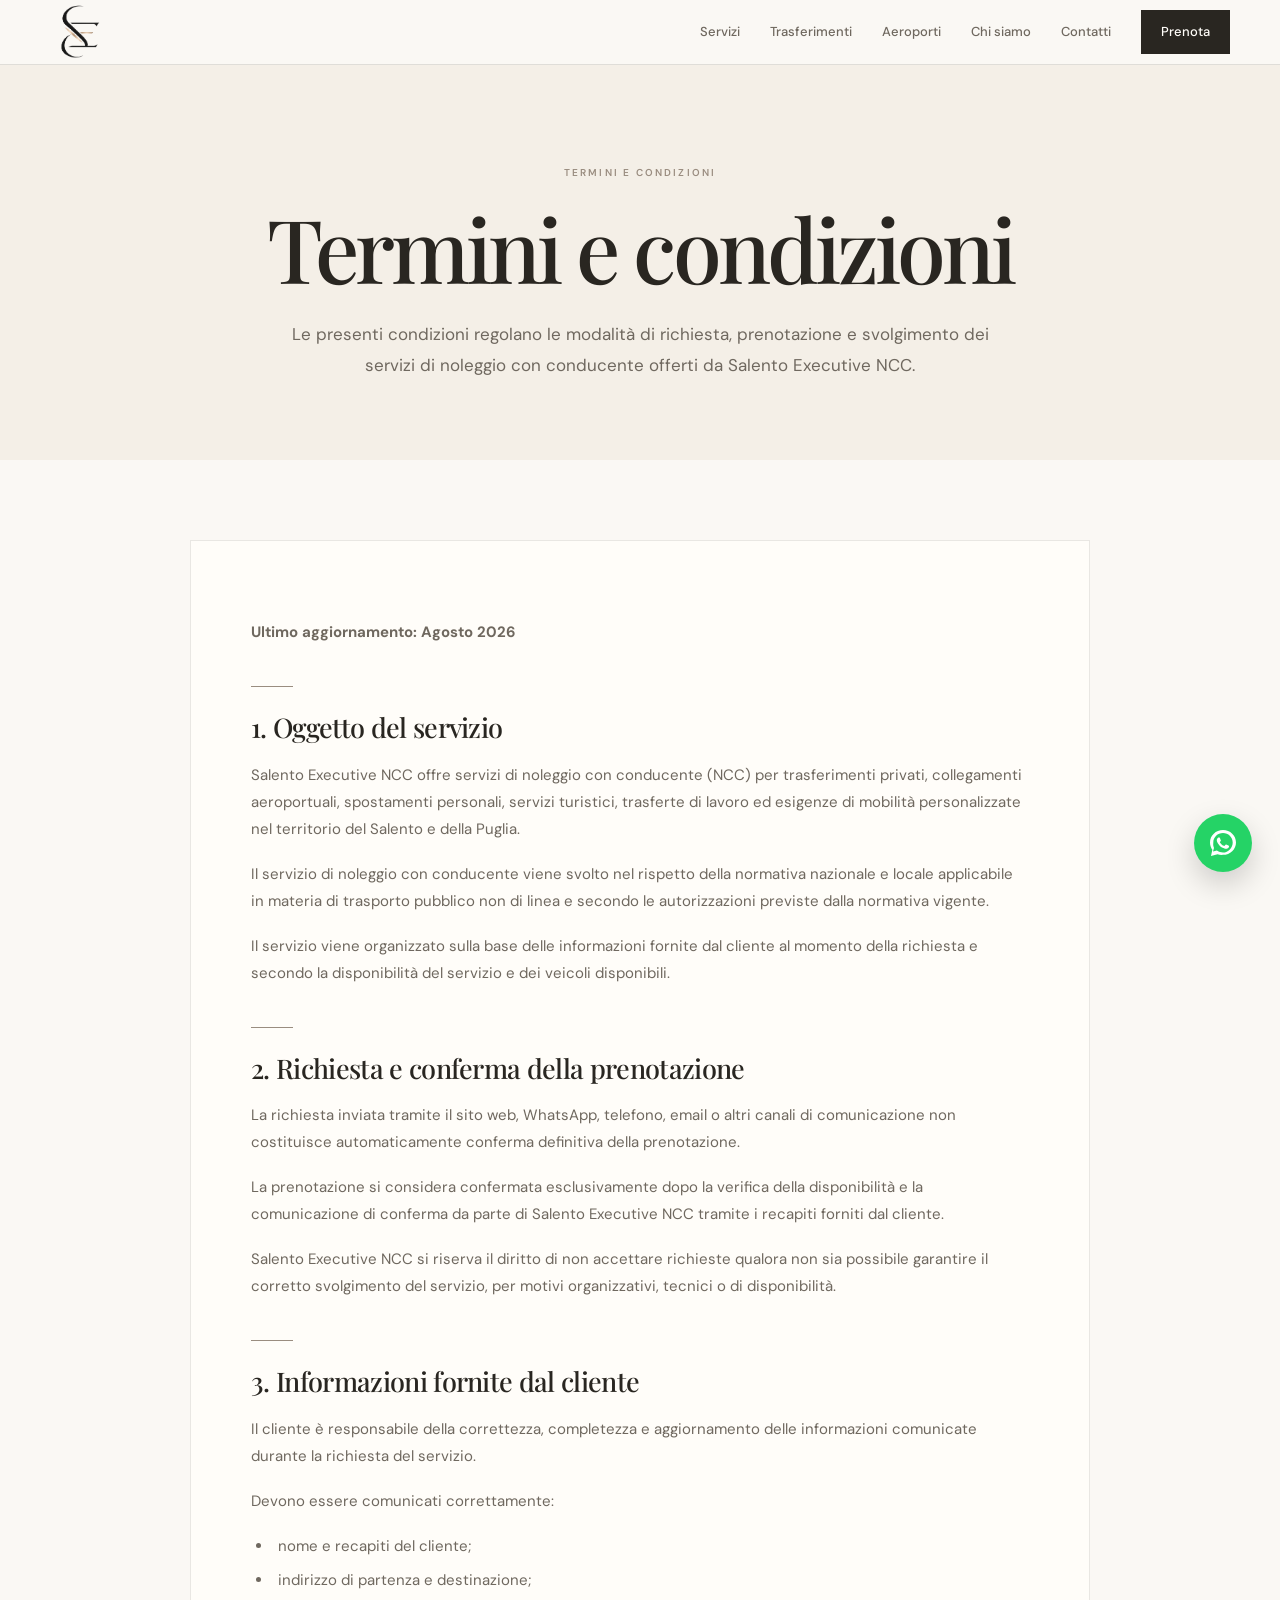
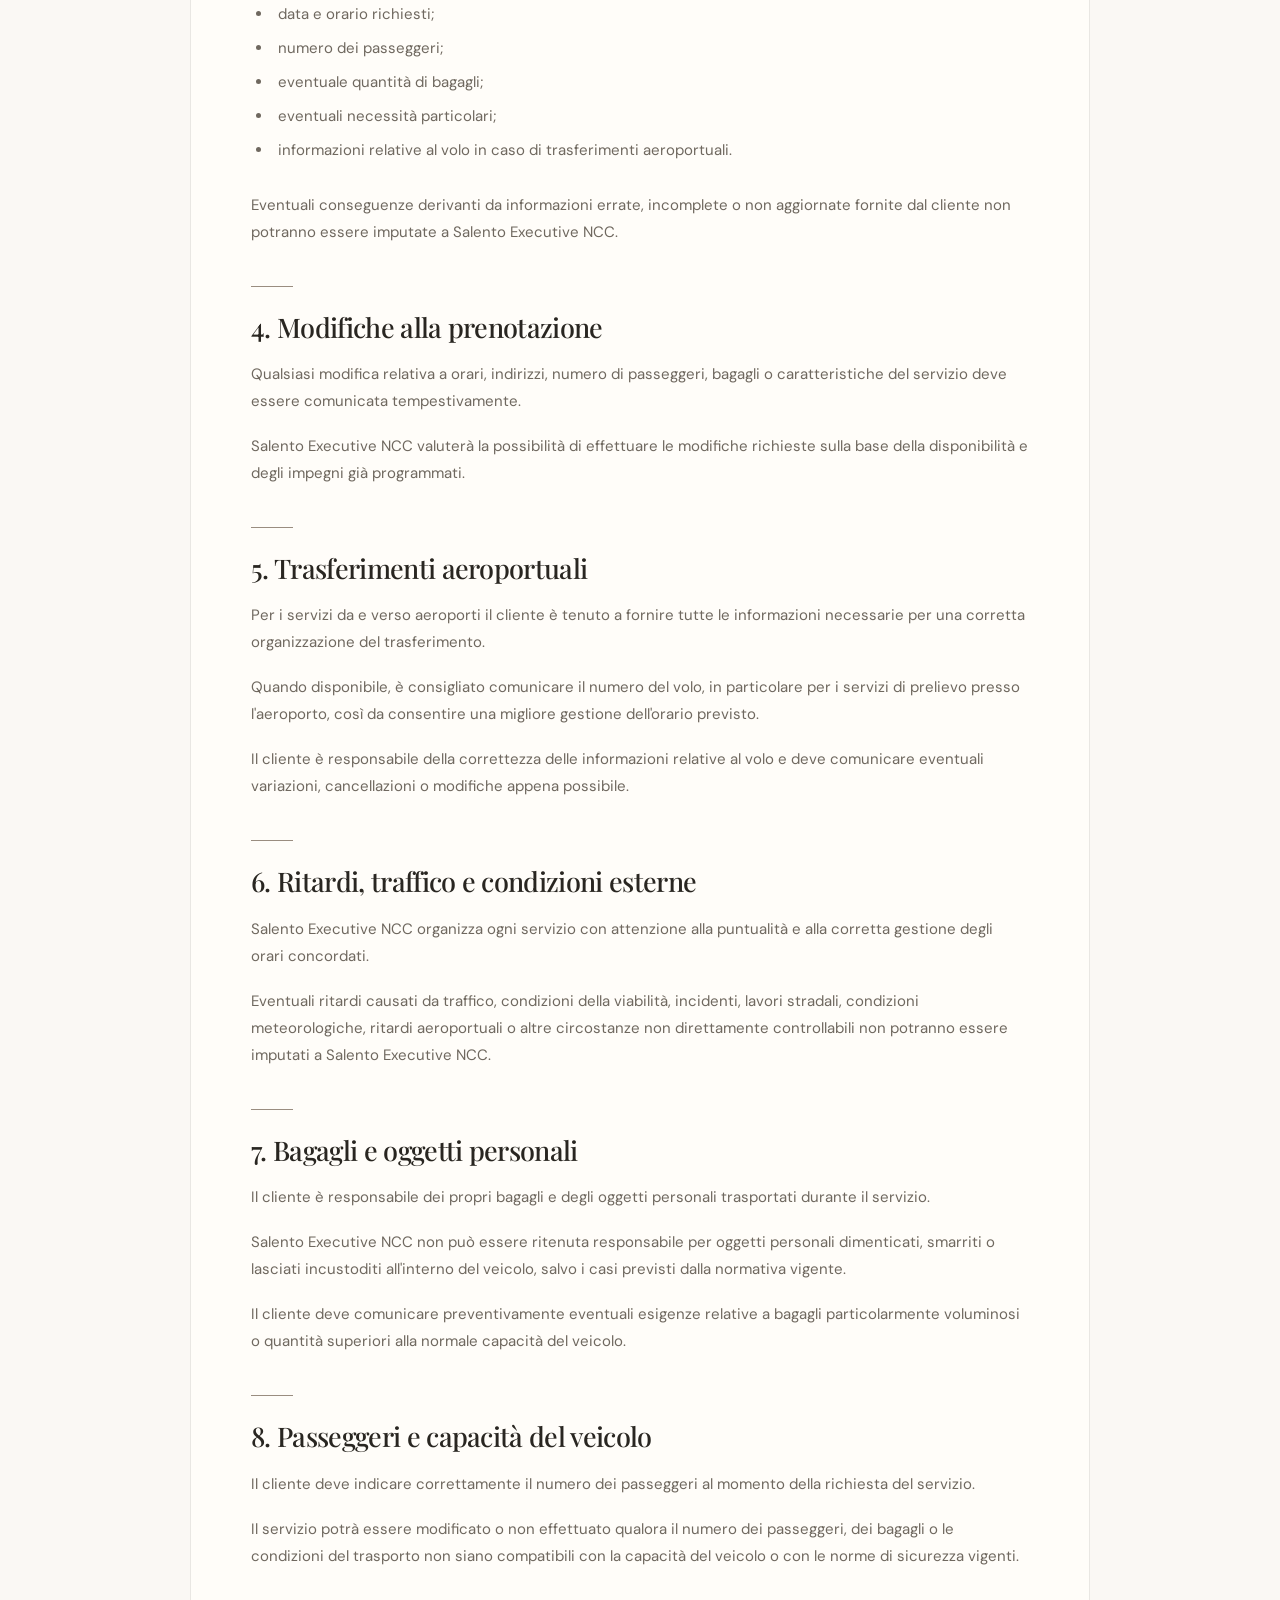
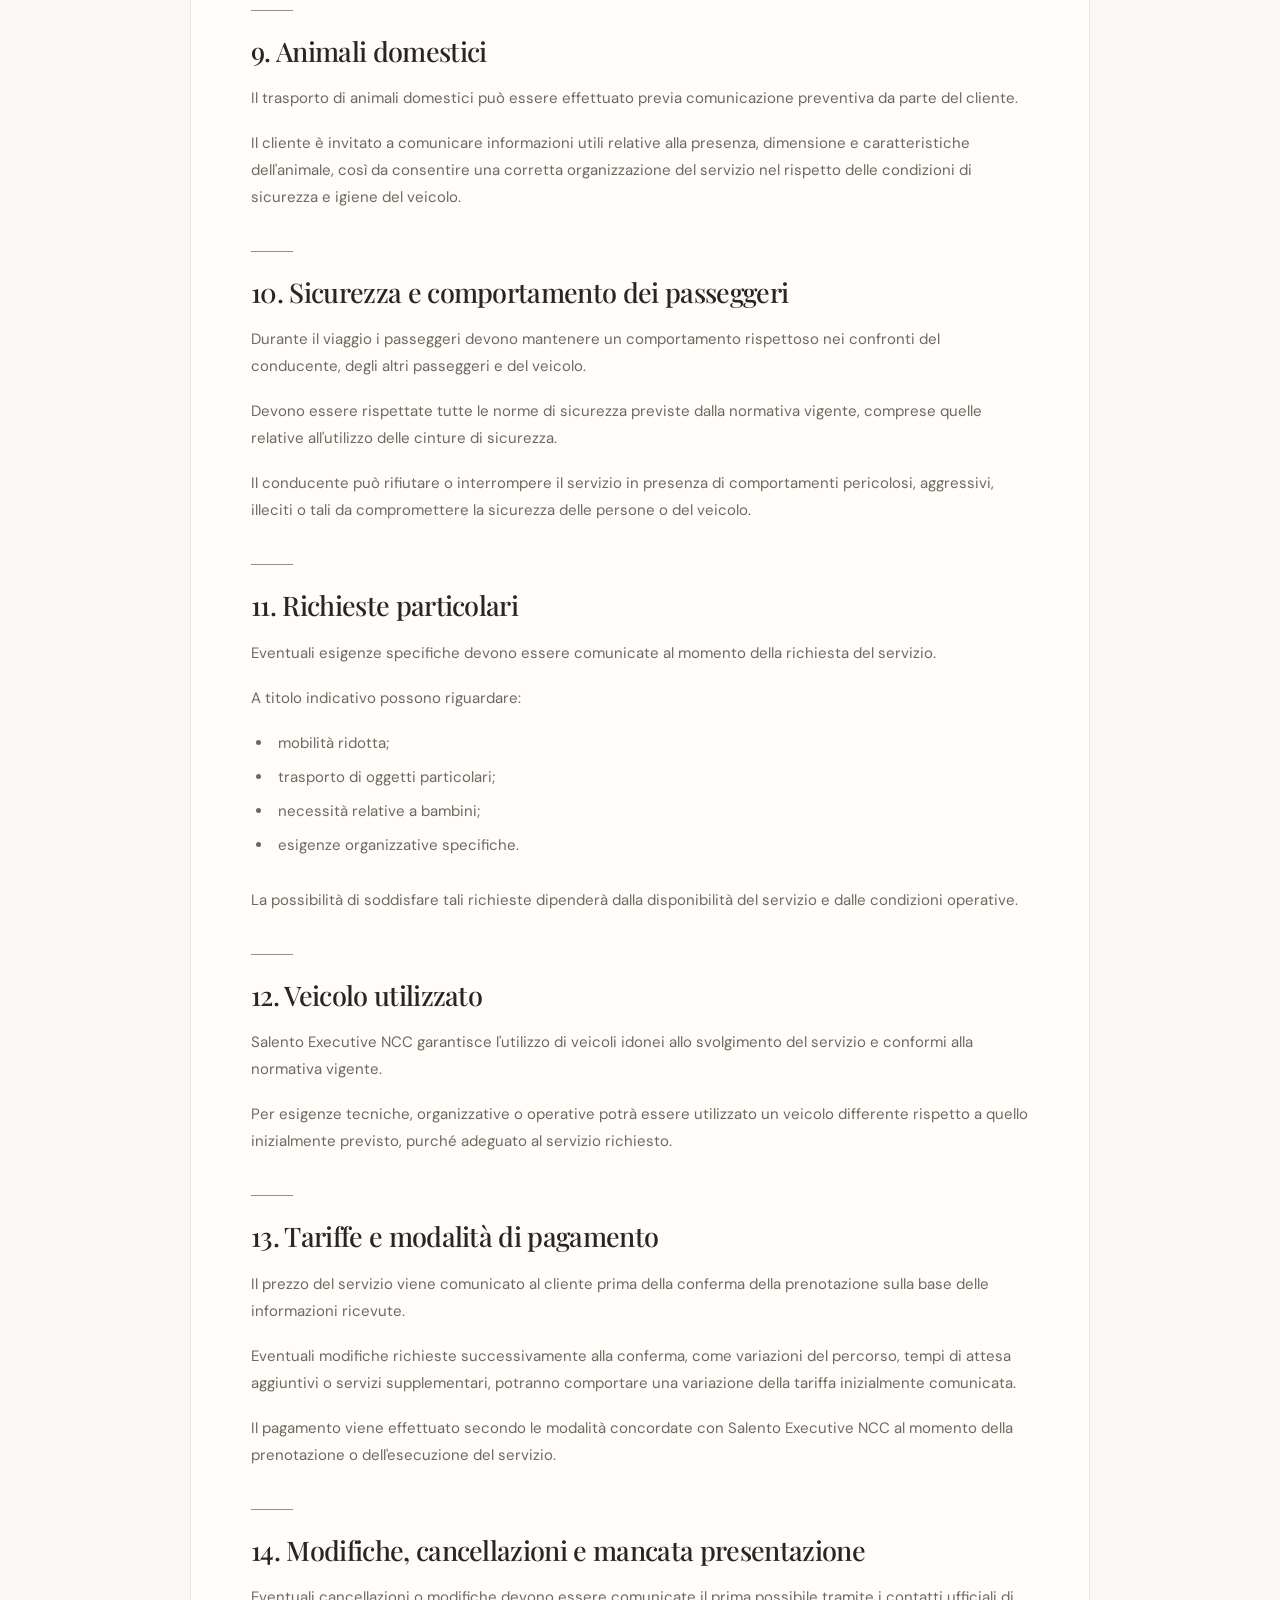
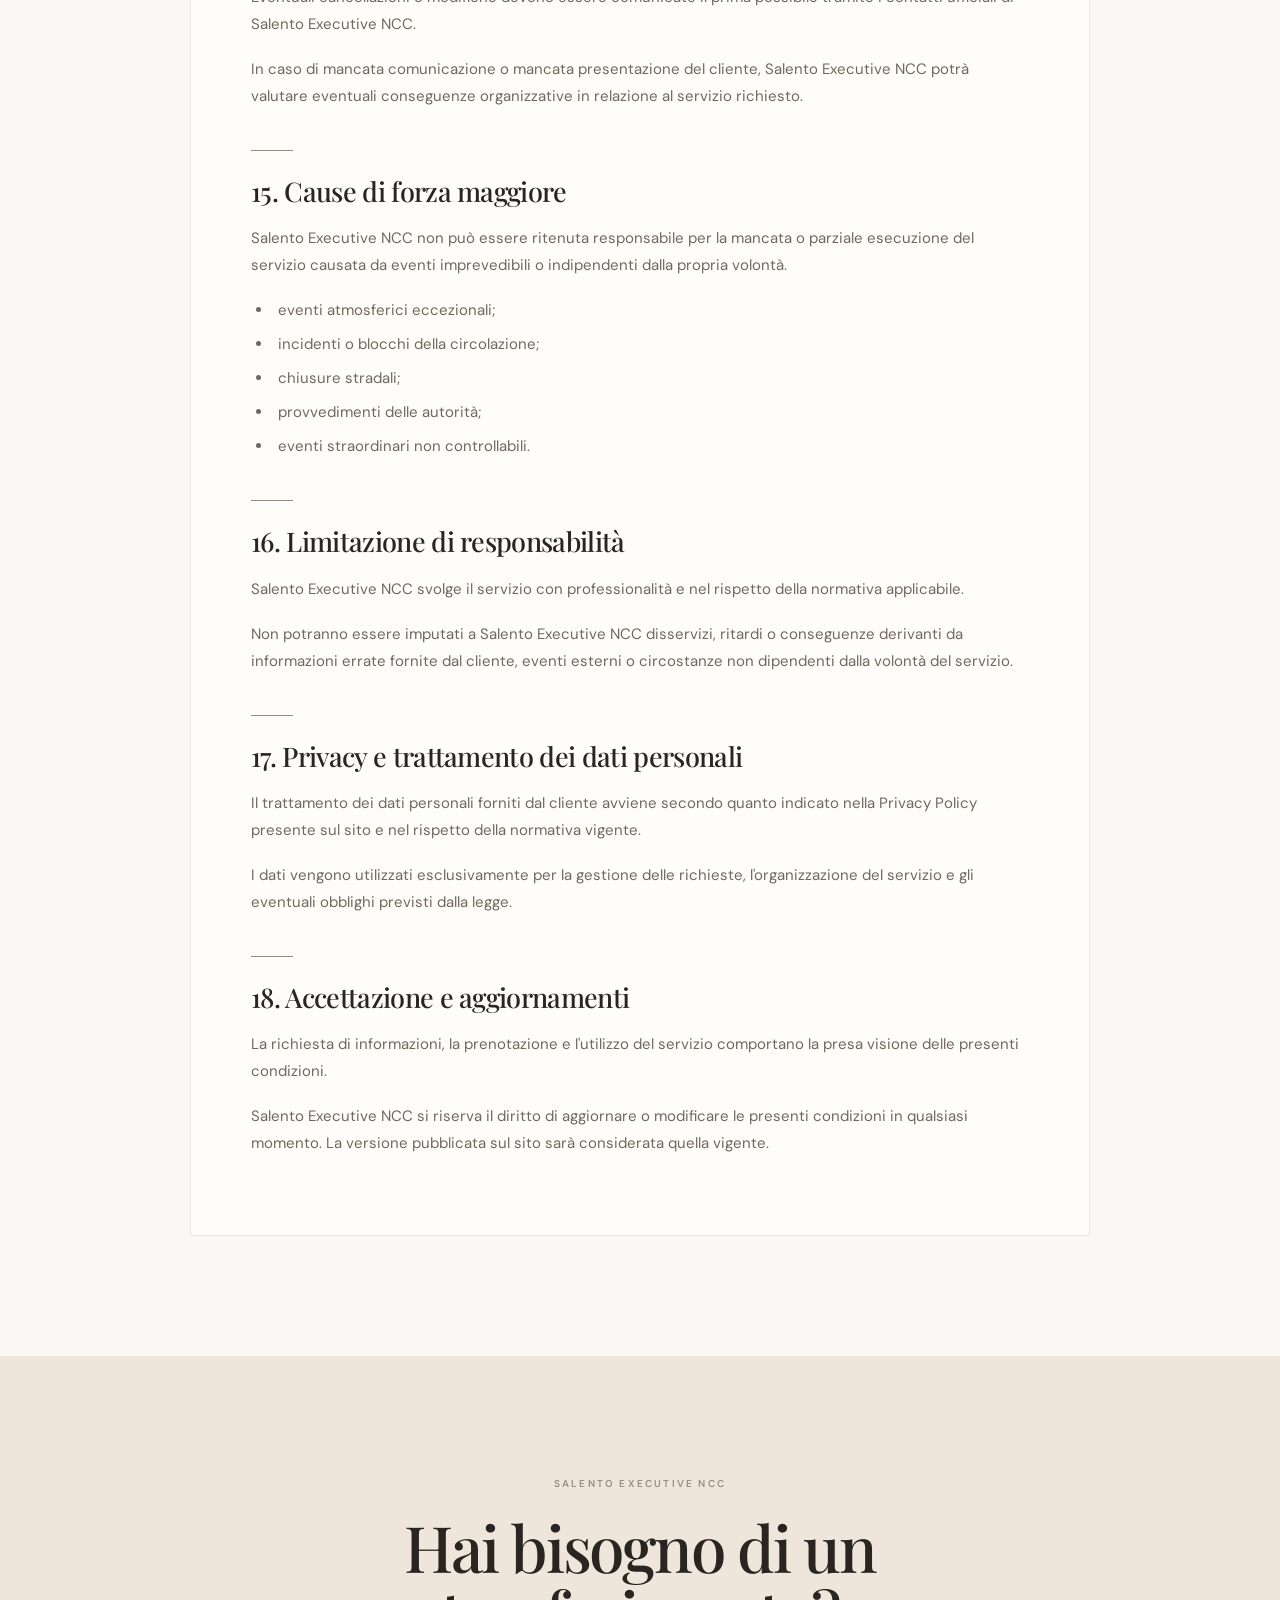
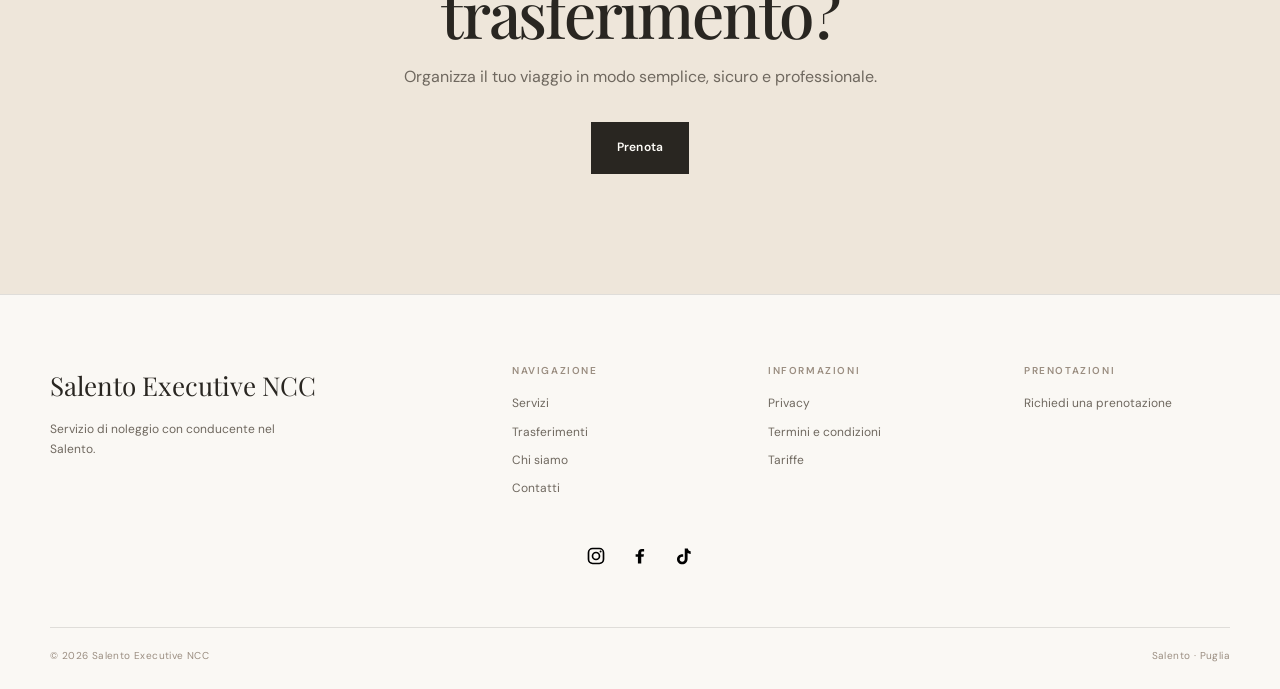
<file: termini/index.html>
<!DOCTYPE html>
<html lang="it">

<head>

    <meta charset="UTF-8">

    <meta
        name="viewport"
        content="width=device-width, initial-scale=1.0"
    >

    <title>Termini e condizioni | Salento Executive NCC</title>

    <meta
        name="description"
        content="Termini e condizioni del servizio NCC offerto da Salento Executive NCC."
    >

    <meta
        name="theme-color"
        content="#f4efe7"
    >

    <link
        rel="icon"
        href="../favicon.png"
    >

    <link
        rel="stylesheet"
        href="../css/style.css"
    >

</head>


<body>


<header class="header">

    <div class="container header-inner">

        <a
            href="../"
            class="logo-link"
            aria-label="Salento Executive NCC"
        >

            <img
                src="../logo.png"
                alt="Salento Executive NCC"
                class="logo"
            >

        </a>


<nav class="navigation">

    <a href="../servizi/">Servizi</a>

    <a href="../trasferimenti/">Trasferimenti</a>


    <div class="dropdown">

        <a href="#" class="dropdown-toggle">
            Aeroporti
        </a>


        <div class="dropdown-menu">

            <a href="../aeroporto-brindisi/">
                Aeroporto di Brindisi
            </a>


            <a href="../aeroporto-bari/">
                Aeroporto di Bari
            </a>

        </div>

    </div>


    <a href="../chi-siamo/">Chi siamo</a>

    <a href="../contatti/">Contatti</a>


    <a href="../prenota/" class="nav-button">
        Prenota
    </a>

</nav>


        <button
            class="menu-button"
            type="button"
            aria-label="Apri menu"
            aria-expanded="false"
        >

            <span></span>
            <span></span>
            <span></span>

        </button>

    </div>

</header>



<main class="legal-page">


<section class="legal-hero section">

<div class="container">

<div class="legal-hero-content">


<p class="eyebrow">
TERMINI E CONDIZIONI
</p>


<h1>
Termini e condizioni
</h1>


<p>
Le presenti condizioni regolano le modalità di richiesta,
prenotazione e svolgimento dei servizi di noleggio con
conducente offerti da Salento Executive NCC.
</p>


</div>

</div>

</section>



<section class="legal-section section">


<div class="container legal-wrapper">


<div class="legal-content">

    <p>
<strong>Ultimo aggiornamento: Agosto 2026</strong>
</p>

<h2>
1. Oggetto del servizio
</h2>

<p>
Salento Executive NCC offre servizi di noleggio con conducente (NCC) per
trasferimenti privati, collegamenti aeroportuali, spostamenti personali,
servizi turistici, trasferte di lavoro ed esigenze di mobilità
personalizzate nel territorio del Salento e della Puglia.
</p>

<p>
Il servizio di noleggio con conducente viene svolto nel rispetto della
normativa nazionale e locale applicabile in materia di trasporto pubblico
non di linea e secondo le autorizzazioni previste dalla normativa vigente.
</p>

<p>
Il servizio viene organizzato sulla base delle informazioni fornite dal
cliente al momento della richiesta e secondo la disponibilità del servizio
e dei veicoli disponibili.
</p>


<h2>
2. Richiesta e conferma della prenotazione
</h2>

<p>
La richiesta inviata tramite il sito web, WhatsApp, telefono, email o altri
canali di comunicazione non costituisce automaticamente conferma definitiva
della prenotazione.
</p>

<p>
La prenotazione si considera confermata esclusivamente dopo la verifica
della disponibilità e la comunicazione di conferma da parte di
Salento Executive NCC tramite i recapiti forniti dal cliente.
</p>

<p>
Salento Executive NCC si riserva il diritto di non accettare richieste
qualora non sia possibile garantire il corretto svolgimento del servizio,
per motivi organizzativi, tecnici o di disponibilità.
</p>



<h2>
3. Informazioni fornite dal cliente
</h2>

<p>
Il cliente è responsabile della correttezza, completezza e aggiornamento
delle informazioni comunicate durante la richiesta del servizio.
</p>

<p>
Devono essere comunicati correttamente:
</p>

<ul>

<li>nome e recapiti del cliente;</li>

<li>indirizzo di partenza e destinazione;</li>

<li>data e orario richiesti;</li>

<li>numero dei passeggeri;</li>

<li>eventuale quantità di bagagli;</li>

<li>eventuali necessità particolari;</li>

<li>informazioni relative al volo in caso di trasferimenti aeroportuali.</li>

</ul>

<p>
Eventuali conseguenze derivanti da informazioni errate, incomplete o non
aggiornate fornite dal cliente non potranno essere imputate a
Salento Executive NCC.
</p>



<h2>
4. Modifiche alla prenotazione
</h2>

<p>
Qualsiasi modifica relativa a orari, indirizzi, numero di passeggeri,
bagagli o caratteristiche del servizio deve essere comunicata
tempestivamente.
</p>

<p>
Salento Executive NCC valuterà la possibilità di effettuare le modifiche
richieste sulla base della disponibilità e degli impegni già programmati.
</p>



<h2>
5. Trasferimenti aeroportuali
</h2>

<p>
Per i servizi da e verso aeroporti il cliente è tenuto a fornire tutte le
informazioni necessarie per una corretta organizzazione del trasferimento.
</p>

<p>
Quando disponibile, è consigliato comunicare il numero del volo, in
particolare per i servizi di prelievo presso l'aeroporto, così da consentire
una migliore gestione dell'orario previsto.
</p>

<p>
Il cliente è responsabile della correttezza delle informazioni relative al
volo e deve comunicare eventuali variazioni, cancellazioni o modifiche
appena possibile.
</p>



<h2>
6. Ritardi, traffico e condizioni esterne
</h2>

<p>
Salento Executive NCC organizza ogni servizio con attenzione alla puntualità
e alla corretta gestione degli orari concordati.
</p>

<p>
Eventuali ritardi causati da traffico, condizioni della viabilità,
incidenti, lavori stradali, condizioni meteorologiche, ritardi aeroportuali
o altre circostanze non direttamente controllabili non potranno essere
imputati a Salento Executive NCC.
</p>



<h2>
7. Bagagli e oggetti personali
</h2>

<p>
Il cliente è responsabile dei propri bagagli e degli oggetti personali
trasportati durante il servizio.
</p>

<p>
Salento Executive NCC non può essere ritenuta responsabile per oggetti
personali dimenticati, smarriti o lasciati incustoditi all'interno del
veicolo, salvo i casi previsti dalla normativa vigente.
</p>

<p>
Il cliente deve comunicare preventivamente eventuali esigenze relative a
bagagli particolarmente voluminosi o quantità superiori alla normale
capacità del veicolo.
</p>



<h2>
8. Passeggeri e capacità del veicolo
</h2>

<p>
Il cliente deve indicare correttamente il numero dei passeggeri al momento
della richiesta del servizio.
</p>

<p>
Il servizio potrà essere modificato o non effettuato qualora il numero dei
passeggeri, dei bagagli o le condizioni del trasporto non siano compatibili
con la capacità del veicolo o con le norme di sicurezza vigenti.
</p>



<h2>
9. Animali domestici
</h2>

<p>
Il trasporto di animali domestici può essere effettuato previa comunicazione
preventiva da parte del cliente.
</p>

<p>
Il cliente è invitato a comunicare informazioni utili relative alla presenza,
dimensione e caratteristiche dell'animale, così da consentire una corretta
organizzazione del servizio nel rispetto delle condizioni di sicurezza e
igiene del veicolo.
</p>



<h2>
10. Sicurezza e comportamento dei passeggeri
</h2>

<p>
Durante il viaggio i passeggeri devono mantenere un comportamento rispettoso
nei confronti del conducente, degli altri passeggeri e del veicolo.
</p>

<p>
Devono essere rispettate tutte le norme di sicurezza previste dalla
normativa vigente, comprese quelle relative all'utilizzo delle cinture di
sicurezza.
</p>

<p>
Il conducente può rifiutare o interrompere il servizio in presenza di
comportamenti pericolosi, aggressivi, illeciti o tali da compromettere la
sicurezza delle persone o del veicolo.
</p>



<h2>
11. Richieste particolari
</h2>

<p>
Eventuali esigenze specifiche devono essere comunicate al momento della
richiesta del servizio.
</p>

<p>
A titolo indicativo possono riguardare:
</p>

<ul>

<li>mobilità ridotta;</li>

<li>trasporto di oggetti particolari;</li>

<li>necessità relative a bambini;</li>

<li>esigenze organizzative specifiche.</li>

</ul>

<p>
La possibilità di soddisfare tali richieste dipenderà dalla disponibilità
del servizio e dalle condizioni operative.
</p>



<h2>
12. Veicolo utilizzato
</h2>

<p>
Salento Executive NCC garantisce l'utilizzo di veicoli idonei allo
svolgimento del servizio e conformi alla normativa vigente.
</p>

<p>
Per esigenze tecniche, organizzative o operative potrà essere utilizzato un
veicolo differente rispetto a quello inizialmente previsto, purché adeguato
al servizio richiesto.
</p>



<h2>
13. Tariffe e modalità di pagamento
</h2>

<p>
Il prezzo del servizio viene comunicato al cliente prima della conferma
della prenotazione sulla base delle informazioni ricevute.
</p>

<p>
Eventuali modifiche richieste successivamente alla conferma, come variazioni
del percorso, tempi di attesa aggiuntivi o servizi supplementari, potranno
comportare una variazione della tariffa inizialmente comunicata.
</p>

<p>
Il pagamento viene effettuato secondo le modalità concordate con
Salento Executive NCC al momento della prenotazione o dell'esecuzione del
servizio.
</p>



<h2>
14. Modifiche, cancellazioni e mancata presentazione
</h2>

<p>
Eventuali cancellazioni o modifiche devono essere comunicate il prima
possibile tramite i contatti ufficiali di Salento Executive NCC.
</p>

<p>
In caso di mancata comunicazione o mancata presentazione del cliente,
Salento Executive NCC potrà valutare eventuali conseguenze organizzative
in relazione al servizio richiesto.
</p>



<h2>
15. Cause di forza maggiore
</h2>

<p>
Salento Executive NCC non può essere ritenuta responsabile per la mancata
o parziale esecuzione del servizio causata da eventi imprevedibili o
indipendenti dalla propria volontà.
</p>

<ul>

<li>eventi atmosferici eccezionali;</li>

<li>incidenti o blocchi della circolazione;</li>

<li>chiusure stradali;</li>

<li>provvedimenti delle autorità;</li>

<li>eventi straordinari non controllabili.</li>

</ul>



<h2>
16. Limitazione di responsabilità
</h2>

<p>
Salento Executive NCC svolge il servizio con professionalità e nel rispetto
della normativa applicabile.
</p>

<p>
Non potranno essere imputati a Salento Executive NCC disservizi,
ritardi o conseguenze derivanti da informazioni errate fornite dal cliente,
eventi esterni o circostanze non dipendenti dalla volontà del servizio.
</p>



<h2>
17. Privacy e trattamento dei dati personali
</h2>

<p>
Il trattamento dei dati personali forniti dal cliente avviene secondo quanto
indicato nella Privacy Policy presente sul sito e nel rispetto della
normativa vigente.
</p>

<p>
I dati vengono utilizzati esclusivamente per la gestione delle richieste,
l'organizzazione del servizio e gli eventuali obblighi previsti dalla legge.
</p>



<h2>
18. Accettazione e aggiornamenti
</h2>

<p>
La richiesta di informazioni, la prenotazione e l'utilizzo del servizio
comportano la presa visione delle presenti condizioni.
</p>

<p>
Salento Executive NCC si riserva il diritto di aggiornare o modificare le
presenti condizioni in qualsiasi momento. La versione pubblicata sul sito
sarà considerata quella vigente.
</p>


</div>

</div>

</section>



<section class="final-cta section">

<div class="container final-cta-content">


<p class="eyebrow">
SALENTO EXECUTIVE NCC
</p>


<h2>
Hai bisogno di un trasferimento?
</h2>


<p>
Organizza il tuo viaggio in modo semplice,
sicuro e professionale.
</p>


<a
href="../prenota/"
class="button button-dark"
>
Prenota
</a>


</div>

</section>



</main>


<footer class="footer">

<div class="container footer-grid">


<div class="footer-brand">

<a href="../">
Salento Executive NCC
</a>


<p>
Servizio di noleggio con conducente
nel Salento.
</p>


</div>



<div class="footer-column">

<h3>
Navigazione
</h3>

<a href="../servizi/">
Servizi
</a>

<a href="../trasferimenti/">
Trasferimenti
</a>

<a href="../chi-siamo/">
Chi siamo
</a>

<a href="../contatti/">
Contatti
</a>

</div>



<div class="footer-column">

    <h3>
        Informazioni
    </h3>

    <a href="../privacy/">
        Privacy
    </a>

    <a href="../termini/">
        Termini e condizioni
    </a>

    <a href="../tariffe/">
        Tariffe
    </a>

</div>



<div class="footer-column">

<h3>
Prenotazioni
</h3>

<a href="../prenota/">
Richiedi una prenotazione
</a>

</div>


</div>


</div> <!-- chiude footer-grid -->


<div class="footer-social">

    <a href="#" target="_blank" rel="noopener" aria-label="Instagram">
        <img src="../instagram.svg" alt="Instagram">
    </a>

    <a href="#" target="_blank" rel="noopener" aria-label="Facebook">
        <img src="../facebook.svg" alt="Facebook">
    </a>

    <a href="#" target="_blank" rel="noopener" aria-label="TikTok">
        <img src="../tiktok.svg" alt="TikTok">
    </a>

</div>


<div class="container footer-bottom">

    <span>
        © <span id="current-year"></span>
        Salento Executive NCC
    </span>

    <span>
        Salento · Puglia
    </span>

</div>


</footer>
<a 
href="https://wa.me/393200404903"
class="whatsapp-fixed no-transition"
    target="_blank"
    rel="noopener"
    aria-label="Contattaci su WhatsApp"
>
    <img src="../whatsapp.svg" alt="WhatsApp">
</a>

<script src="../js/main.js"></script>


</body>

</html>
</file>
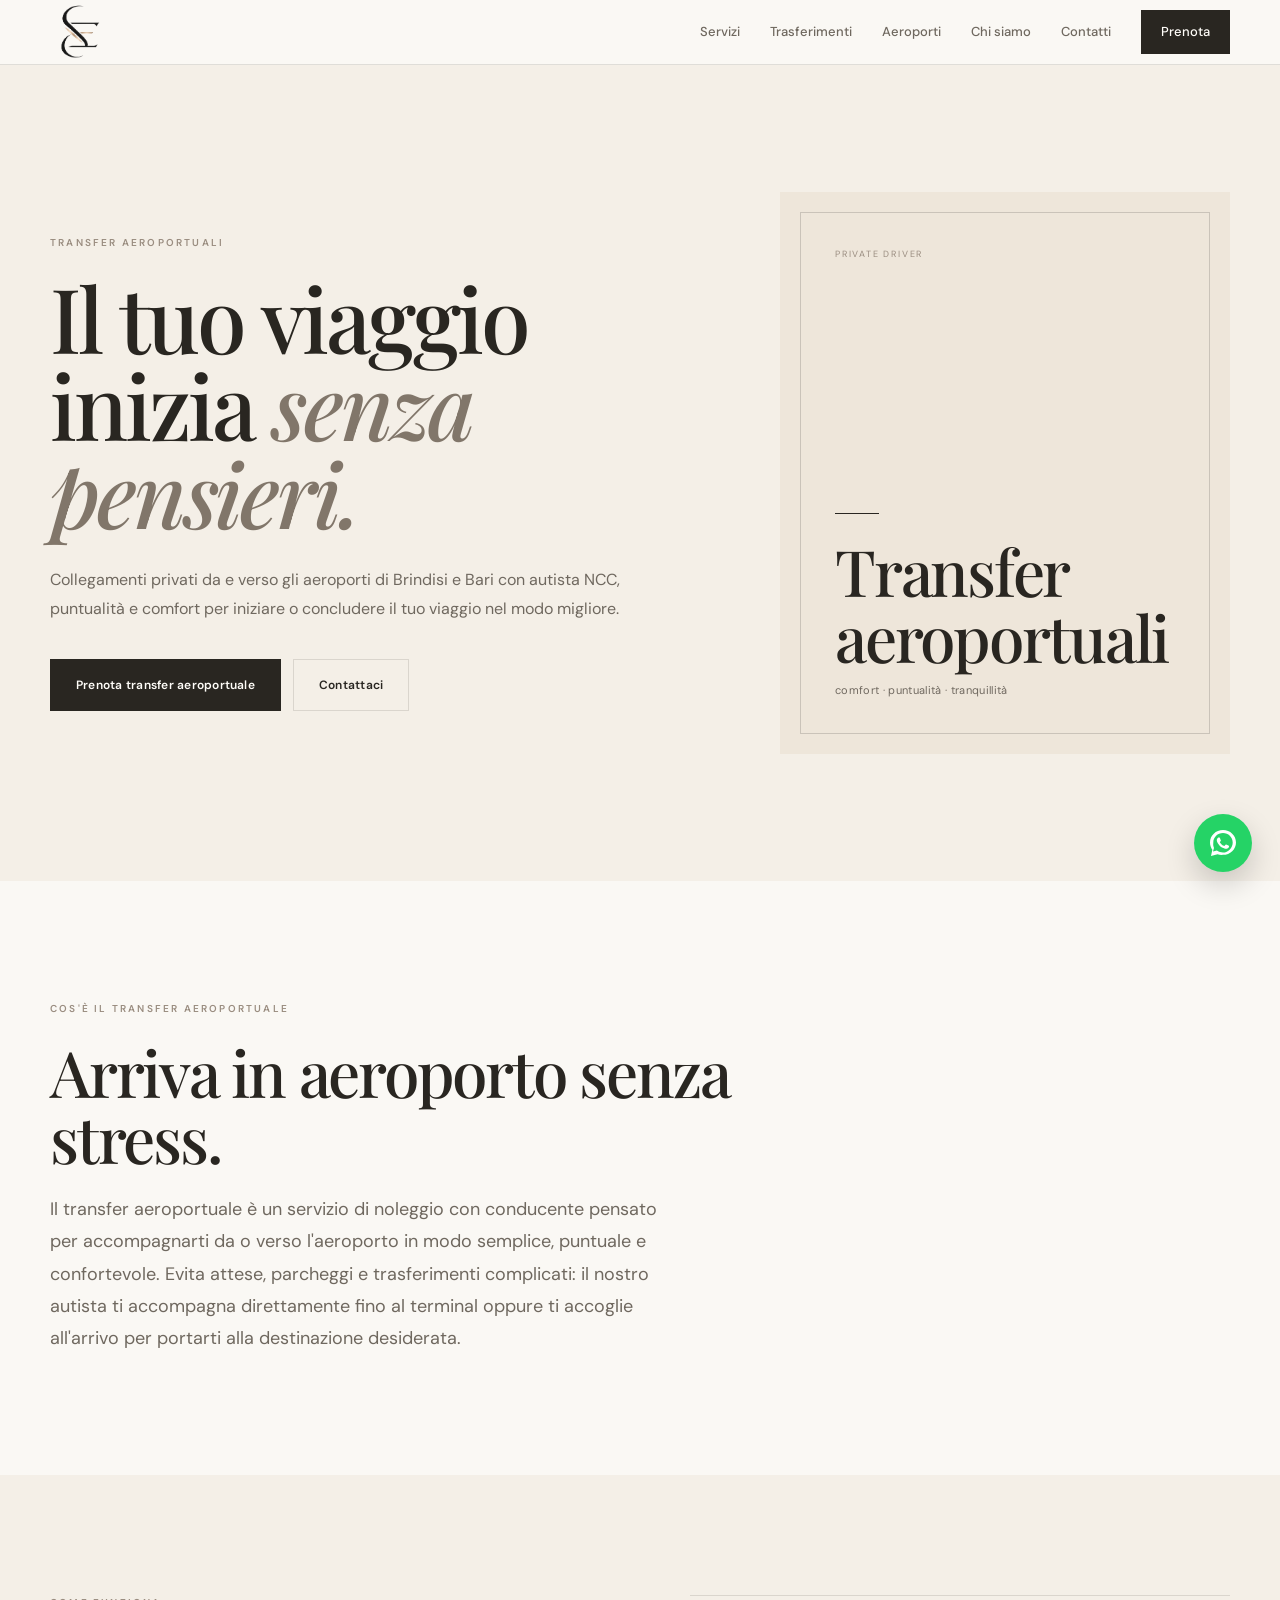
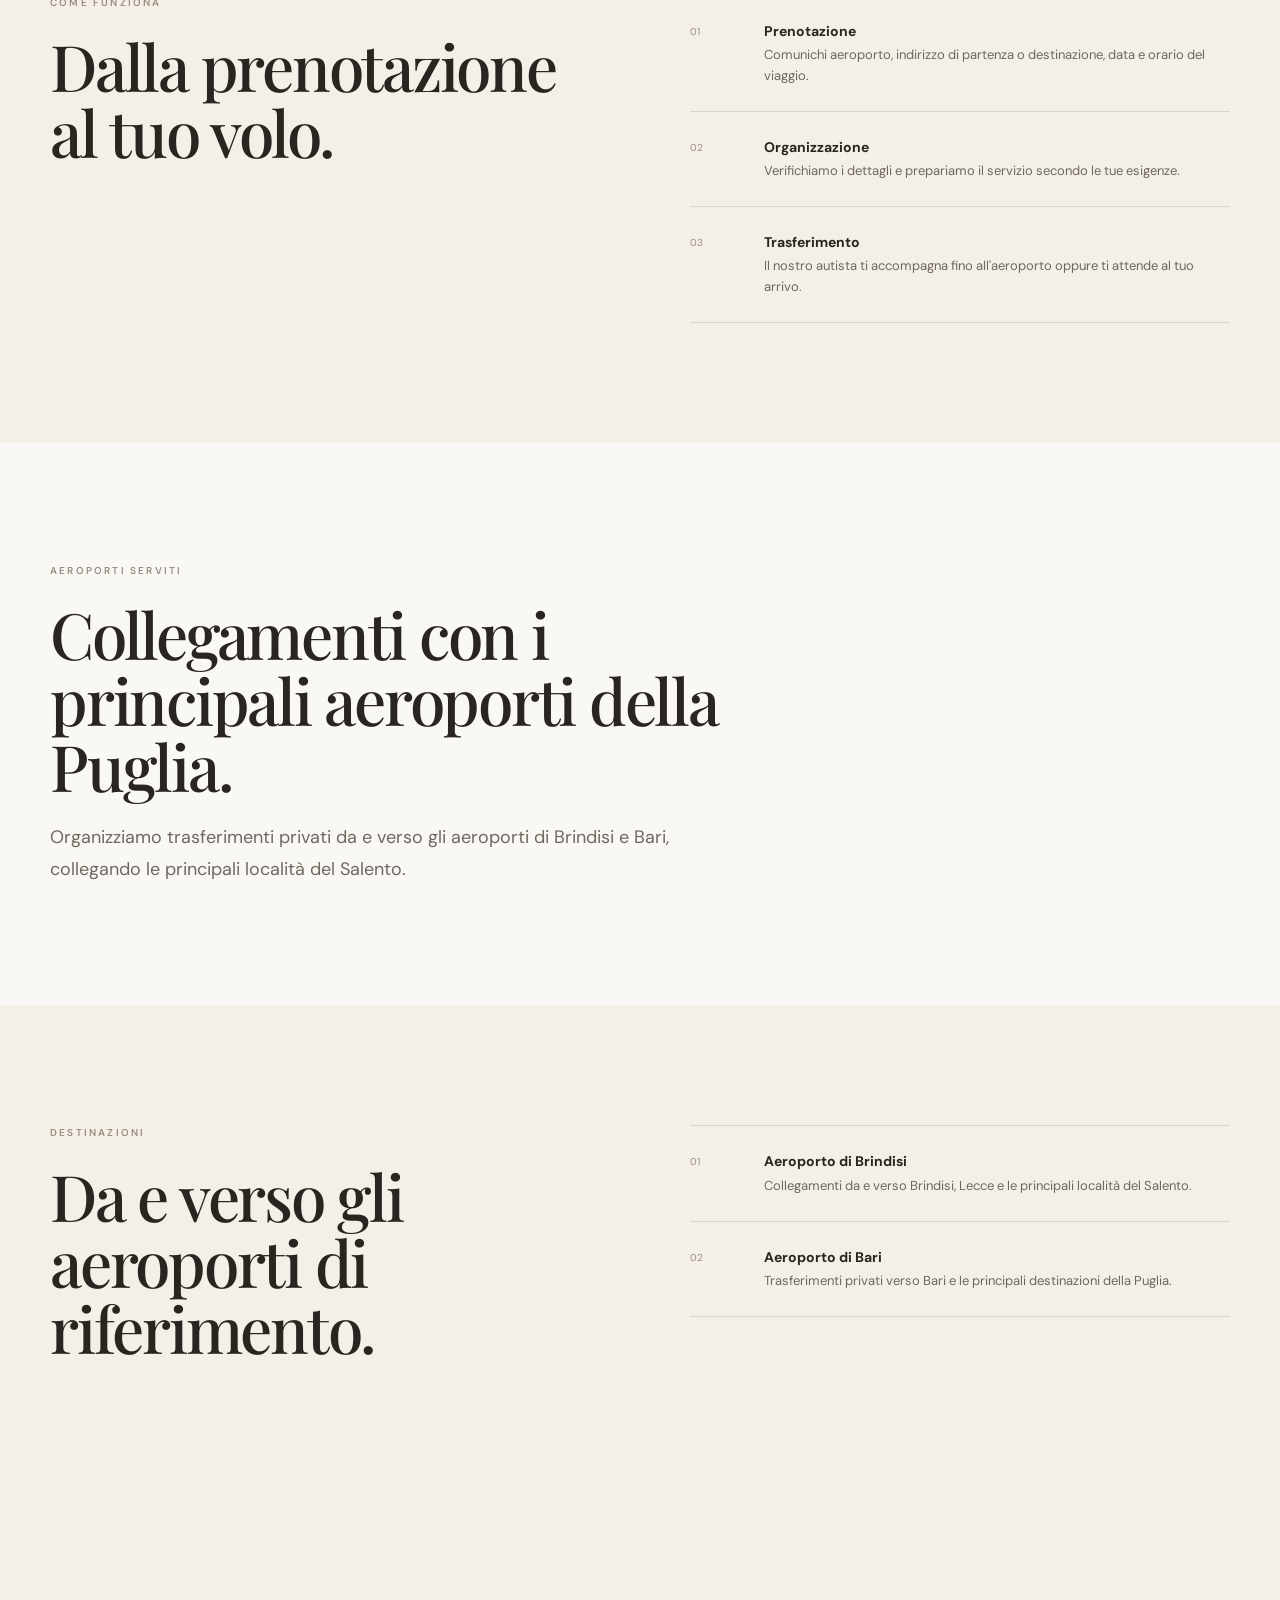
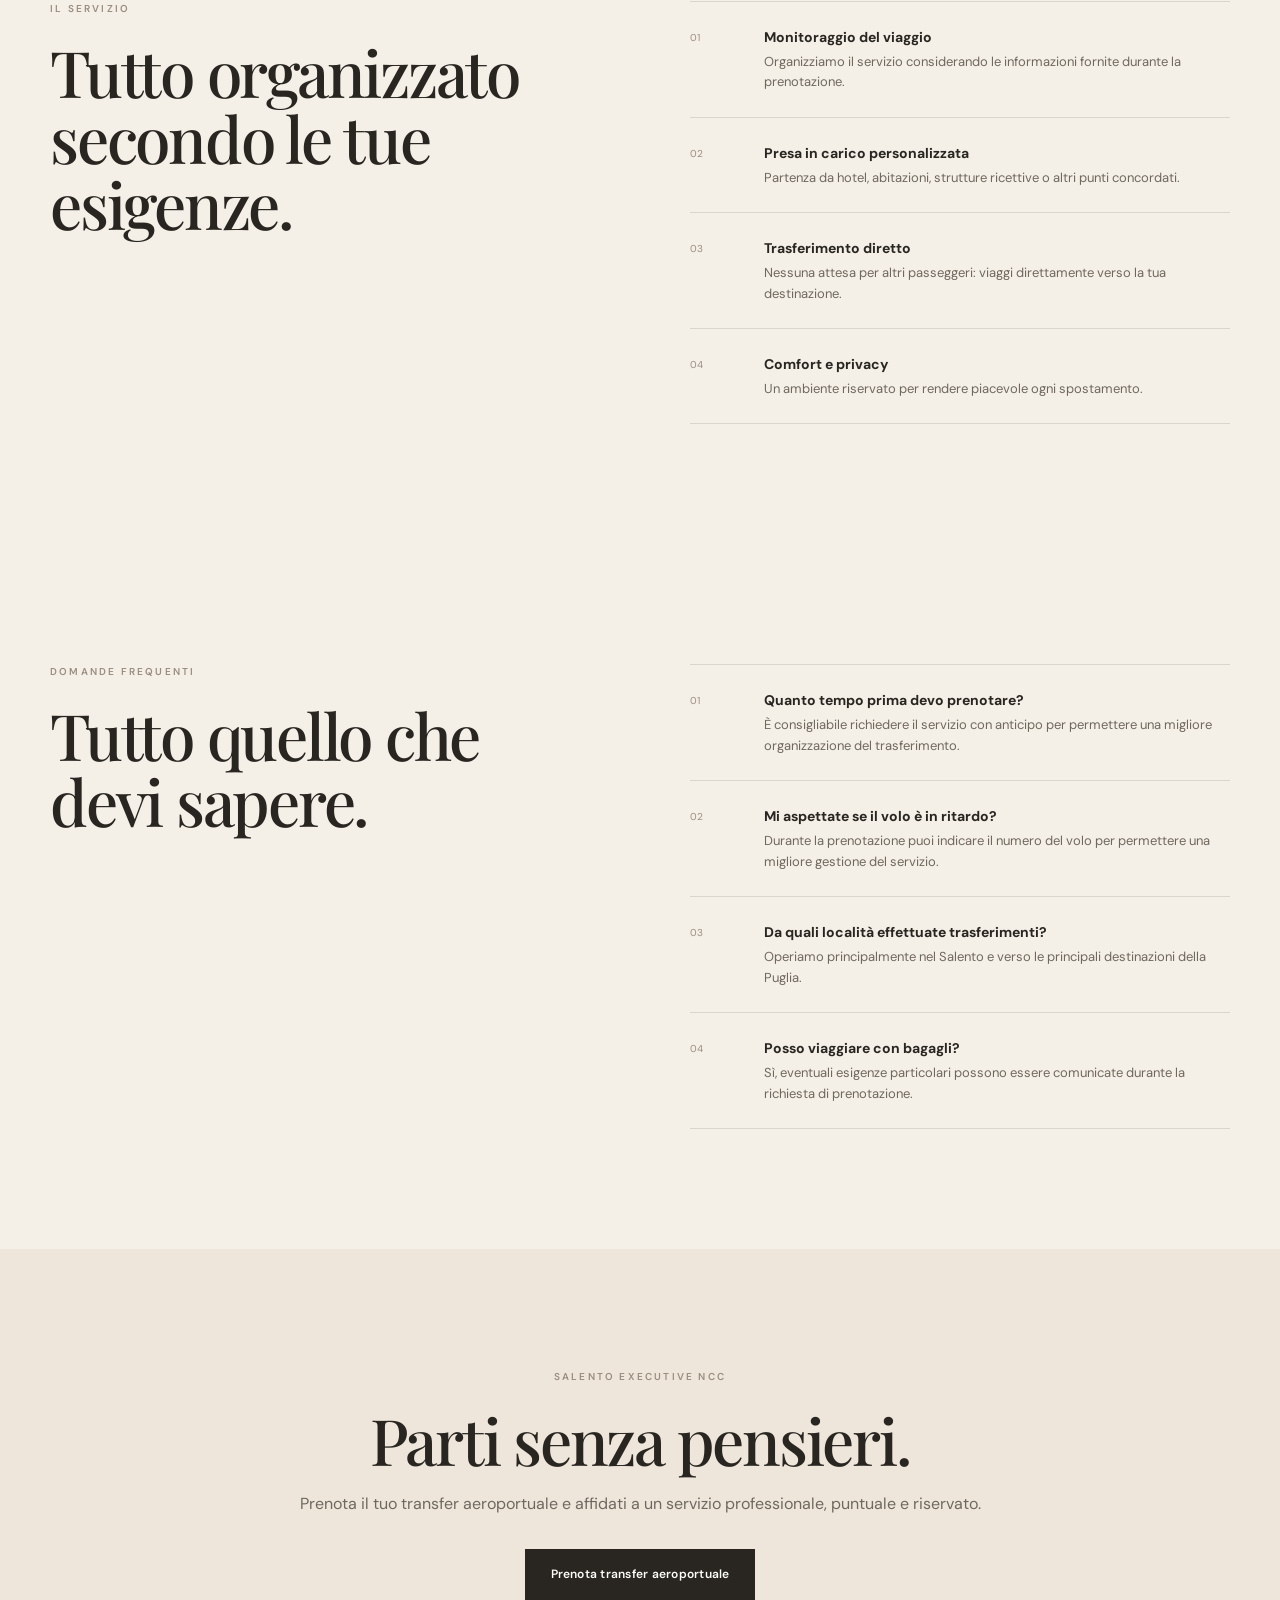
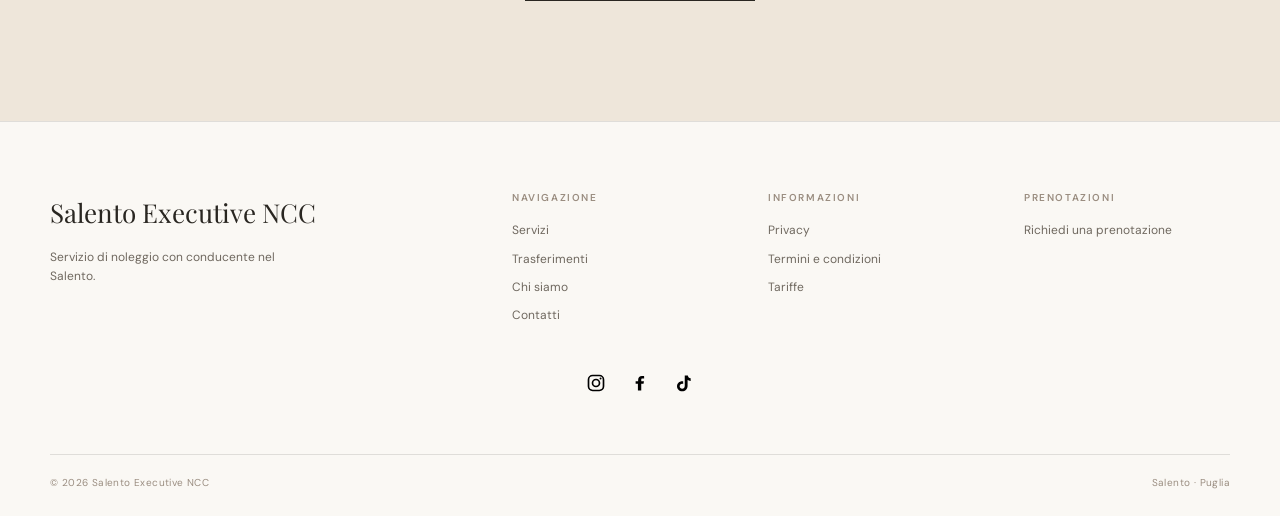
<file: transfer-aeroportuali/index.html>
<!DOCTYPE html>
<html lang="it">

<head>

<meta charset="UTF-8">
<meta name="viewport" content="width=device-width, initial-scale=1.0">

<title>Transfer Aeroportuali | Salento Executive NCC</title>

<meta
name="description"
content="Transfer aeroportuali da e verso gli aeroporti di Brindisi e Bari con Salento Executive NCC. Servizio NCC privato, puntuale e confortevole."
>

<meta name="theme-color" content="#f4efe7">

<link rel="icon" href="../favicon.png">
<link rel="stylesheet" href="../css/style.css">

</head>


<body>


<header class="header">

<div class="container header-inner">

<a href="../" class="logo-link">

<img
src="../logo.png"
alt="Salento Executive NCC"
class="logo"
>

</a>


<nav class="navigation">

    <a href="../servizi/">Servizi</a>

    <a href="../trasferimenti/">Trasferimenti</a>


    <div class="dropdown">

        <a href="#" class="dropdown-toggle">
            Aeroporti
        </a>


        <div class="dropdown-menu">

            <a href="../aeroporto-brindisi/">
                Aeroporto di Brindisi
            </a>


            <a href="../aeroporto-bari/">
                Aeroporto di Bari
            </a>

        </div>

    </div>


    <a href="../chi-siamo/">Chi siamo</a>

    <a href="../contatti/">Contatti</a>


    <a href="../prenota/" class="nav-button">
        Prenota
    </a>

</nav>


<button
class="menu-button"
type="button"
aria-label="Apri menu"
>

<span></span>
<span></span>
<span></span>

</button>


</div>

</header>




<main>



<section class="hero">


<div class="container hero-content">



<div class="hero-text">


<p class="eyebrow">
TRANSFER AEROPORTUALI
</p>



<h1>
Il tuo viaggio inizia
<em>senza pensieri.</em>
</h1>




<p class="hero-description">

Collegamenti privati da e verso gli
aeroporti di Brindisi e Bari con autista
NCC, puntualità e comfort per iniziare
o concludere il tuo viaggio nel modo migliore.

</p>




<div class="hero-actions">


<a
href="../prenota/?servizio=aeroportuale"
class="button button-dark"
>
Prenota transfer aeroportuale
</a>



<a
href="../contatti/"
class="button button-light"
>
Contattaci
</a>



</div>


</div>





<div class="hero-visual">


<div class="hero-frame">


<div class="hero-frame-content">



<span class="hero-label">
PRIVATE DRIVER
</span>



<div class="hero-line"></div>



<h2>
Transfer aeroportuali
</h2>



<p>
comfort · puntualità · tranquillità
</p>



</div>


</div>


</div>




</div>


</section>







<section class="intro section">


<div class="container">


<div class="intro-content">



<p class="eyebrow">
COS'È IL TRANSFER AEROPORTUALE
</p>




<h2>
Arriva in aeroporto
senza stress.
</h2>




<p>

Il transfer aeroportuale è un servizio
di noleggio con conducente pensato per
accompagnarti da o verso l'aeroporto
in modo semplice, puntuale e confortevole.

Evita attese, parcheggi e trasferimenti
complicati: il nostro autista ti accompagna
direttamente fino al terminal oppure ti
accoglie all'arrivo per portarti alla
destinazione desiderata.

</p>




</div>


</div>


</section>







<section class="experience section">


<div class="container experience-grid">



<div class="experience-title">



<p class="eyebrow">
COME FUNZIONA
</p>



<h2>
Dalla prenotazione
al tuo volo.
</h2>



</div>





<div class="experience-list">





<div class="experience-item">


<span class="experience-number">
01
</span>


<div>


<strong>
Prenotazione
</strong>


<p>

Comunichi aeroporto, indirizzo di partenza
o destinazione, data e orario del viaggio.

</p>


</div>


</div>





<div class="experience-item">


<span class="experience-number">
02
</span>


<div>


<strong>
Organizzazione
</strong>


<p>

Verifichiamo i dettagli e prepariamo
il servizio secondo le tue esigenze.

</p>


</div>


</div>





<div class="experience-item">


<span class="experience-number">
03
</span>


<div>


<strong>
Trasferimento
</strong>


<p>

Il nostro autista ti accompagna fino
all'aeroporto oppure ti attende al tuo arrivo.

</p>


</div>


</div>




</div>



</div>


</section>

  <section class="intro section">


<div class="container">


<div class="intro-content">


<p class="eyebrow">
AEROPORTI SERVITI
</p>


<h2>
Collegamenti con i principali
aeroporti della Puglia.
</h2>


<p>

Organizziamo trasferimenti privati da e
verso gli aeroporti di Brindisi e Bari,
collegando le principali località del
Salento.

</p>


</div>


</div>


</section>







<section class="experience section">


<div class="container experience-grid">



<div class="experience-title">


<p class="eyebrow">
DESTINAZIONI
</p>



<h2>
Da e verso gli aeroporti
di riferimento.
</h2>



</div>





<div class="experience-list">





<div class="experience-item">


<span class="experience-number">
01
</span>


<div>


<strong>
Aeroporto di Brindisi
</strong>


<p>

Collegamenti da e verso Brindisi,
Lecce e le principali località del Salento.

</p>


</div>


</div>





<div class="experience-item">


<span class="experience-number">
02
</span>


<div>


<strong>
Aeroporto di Bari
</strong>


<p>

Trasferimenti privati verso Bari e
le principali destinazioni della Puglia.

</p>


</div>


</div>




</div>



</div>


</section>








<section class="experience section">


<div class="container experience-grid">



<div class="experience-title">


<p class="eyebrow">
IL SERVIZIO
</p>



<h2>
Tutto organizzato
secondo le tue esigenze.
</h2>



</div>





<div class="experience-list">





<div class="experience-item">


<span class="experience-number">
01
</span>


<div>


<strong>
Monitoraggio del viaggio
</strong>


<p>

Organizziamo il servizio considerando
le informazioni fornite durante la
prenotazione.

</p>


</div>


</div>





<div class="experience-item">


<span class="experience-number">
02
</span>


<div>


<strong>
Presa in carico personalizzata
</strong>


<p>

Partenza da hotel, abitazioni,
strutture ricettive o altri punti
concordati.

</p>


</div>


</div>





<div class="experience-item">


<span class="experience-number">
03
</span>


<div>


<strong>
Trasferimento diretto
</strong>


<p>

Nessuna attesa per altri passeggeri:
viaggi direttamente verso la tua
destinazione.

</p>


</div>


</div>





<div class="experience-item">


<span class="experience-number">
04
</span>


<div>


<strong>
Comfort e privacy
</strong>


<p>

Un ambiente riservato per rendere
piacevole ogni spostamento.

</p>


</div>


</div>




</div>



</div>


</section>

  <section class="experience section">


<div class="container experience-grid">



<div class="experience-title">


<p class="eyebrow">
DOMANDE FREQUENTI
</p>



<h2>
Tutto quello che devi sapere.
</h2>



</div>





<div class="experience-list">





<div class="experience-item">


<span class="experience-number">
01
</span>


<div>


<strong>
Quanto tempo prima devo prenotare?
</strong>


<p>

È consigliabile richiedere il servizio
con anticipo per permettere una migliore
organizzazione del trasferimento.

</p>


</div>


</div>





<div class="experience-item">


<span class="experience-number">
02
</span>


<div>


<strong>
Mi aspettate se il volo è in ritardo?
</strong>


<p>

Durante la prenotazione puoi indicare
il numero del volo per permettere una
migliore gestione del servizio.

</p>


</div>


</div>





<div class="experience-item">


<span class="experience-number">
03
</span>


<div>


<strong>
Da quali località effettuate trasferimenti?
</strong>


<p>

Operiamo principalmente nel Salento
e verso le principali destinazioni
della Puglia.

</p>


</div>


</div>





<div class="experience-item">


<span class="experience-number">
04
</span>


<div>


<strong>
Posso viaggiare con bagagli?
</strong>


<p>

Sì, eventuali esigenze particolari
possono essere comunicate durante
la richiesta di prenotazione.

</p>


</div>


</div>




</div>


</div>


</section>








<section class="final-cta section">


<div class="container final-cta-content">


<p class="eyebrow">
SALENTO EXECUTIVE NCC
</p>




<h2>
Parti senza pensieri.
</h2>




<p>

Prenota il tuo transfer aeroportuale
e affidati a un servizio professionale,
puntuale e riservato.

</p>




<a
href="../prenota/?servizio=aeroportuale"
class="button button-dark"
>
Prenota transfer aeroportuale
</a>



</div>


</section>




</main>







<footer class="footer">


<div class="container footer-grid">



<div class="footer-brand">


<a href="../">
Salento Executive NCC
</a>


<p>
Servizio di noleggio con conducente
nel Salento.
</p>


</div>





<div class="footer-column">


<h3>
Navigazione
</h3>


<a href="../servizi/">
Servizi
</a>


<a href="../trasferimenti/">
Trasferimenti
</a>


<a href="../chi-siamo/">
Chi siamo
</a>


<a href="../contatti/">
Contatti
</a>


</div>





<div class="footer-column">

    <h3>
        Informazioni
    </h3>

    <a href="../privacy/">
        Privacy
    </a>

    <a href="../termini/">
        Termini e condizioni
    </a>

    <a href="../tariffe/">
        Tariffe
    </a>

</div>





<div class="footer-column">


<h3>
Prenotazioni
</h3>


<a href="../prenota/">
Richiedi una prenotazione
</a>


</div>



</div>







</div> <!-- chiude footer-grid -->


<div class="footer-social">

    <a href="#" target="_blank" rel="noopener" aria-label="Instagram">
        <img src="../instagram.svg" alt="Instagram">
    </a>

    <a href="#" target="_blank" rel="noopener" aria-label="Facebook">
        <img src="../facebook.svg" alt="Facebook">
    </a>

    <a href="#" target="_blank" rel="noopener" aria-label="TikTok">
        <img src="../tiktok.svg" alt="TikTok">
    </a>

</div>


<div class="container footer-bottom">

    <span>
        © <span id="current-year"></span>
        Salento Executive NCC
    </span>

    <span>
        Salento · Puglia
    </span>

</div>


</footer>







<a 
href="https://wa.me/393200404903"
class="whatsapp-fixed no-transition"
target="_blank"
rel="noopener"
aria-label="Contattaci su WhatsApp"
>


<img src="../whatsapp.svg" alt="WhatsApp">


</a>







<script src="../js/main.js"></script>





</body>

</html>
</file>
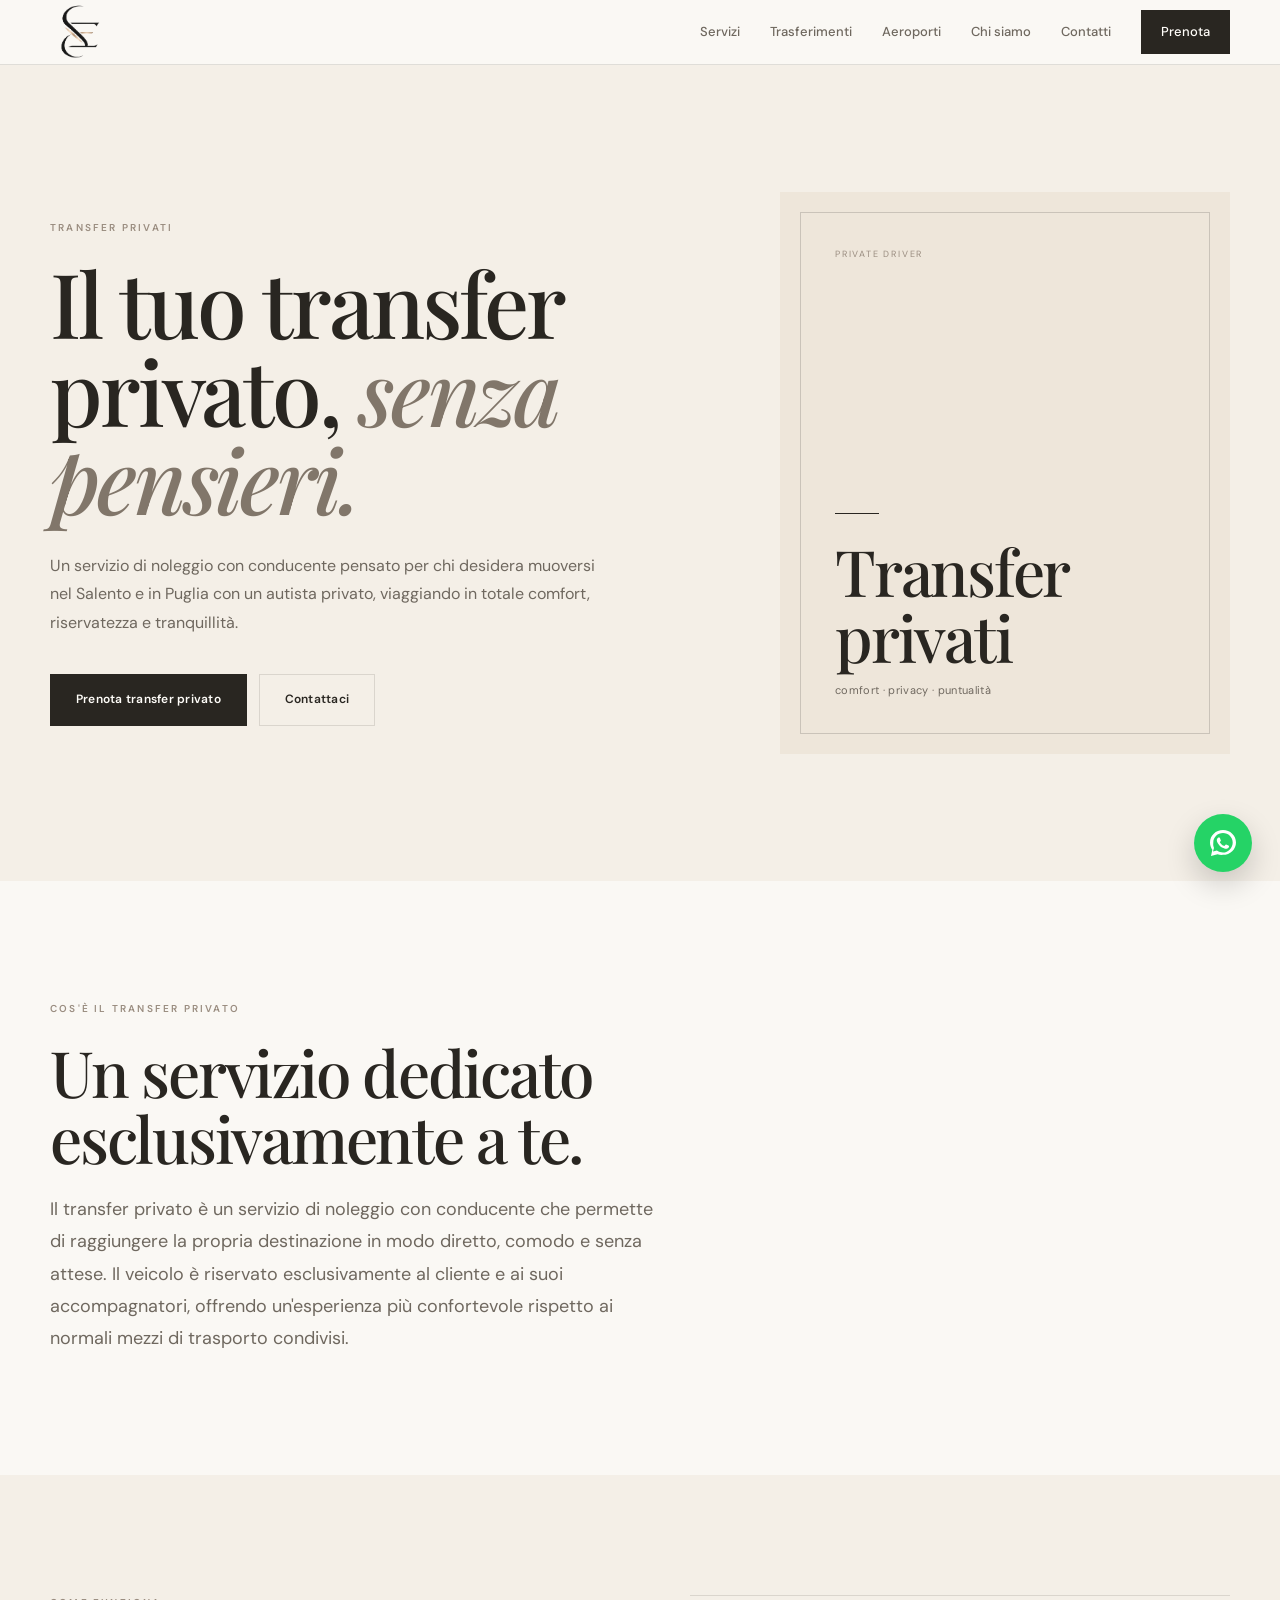
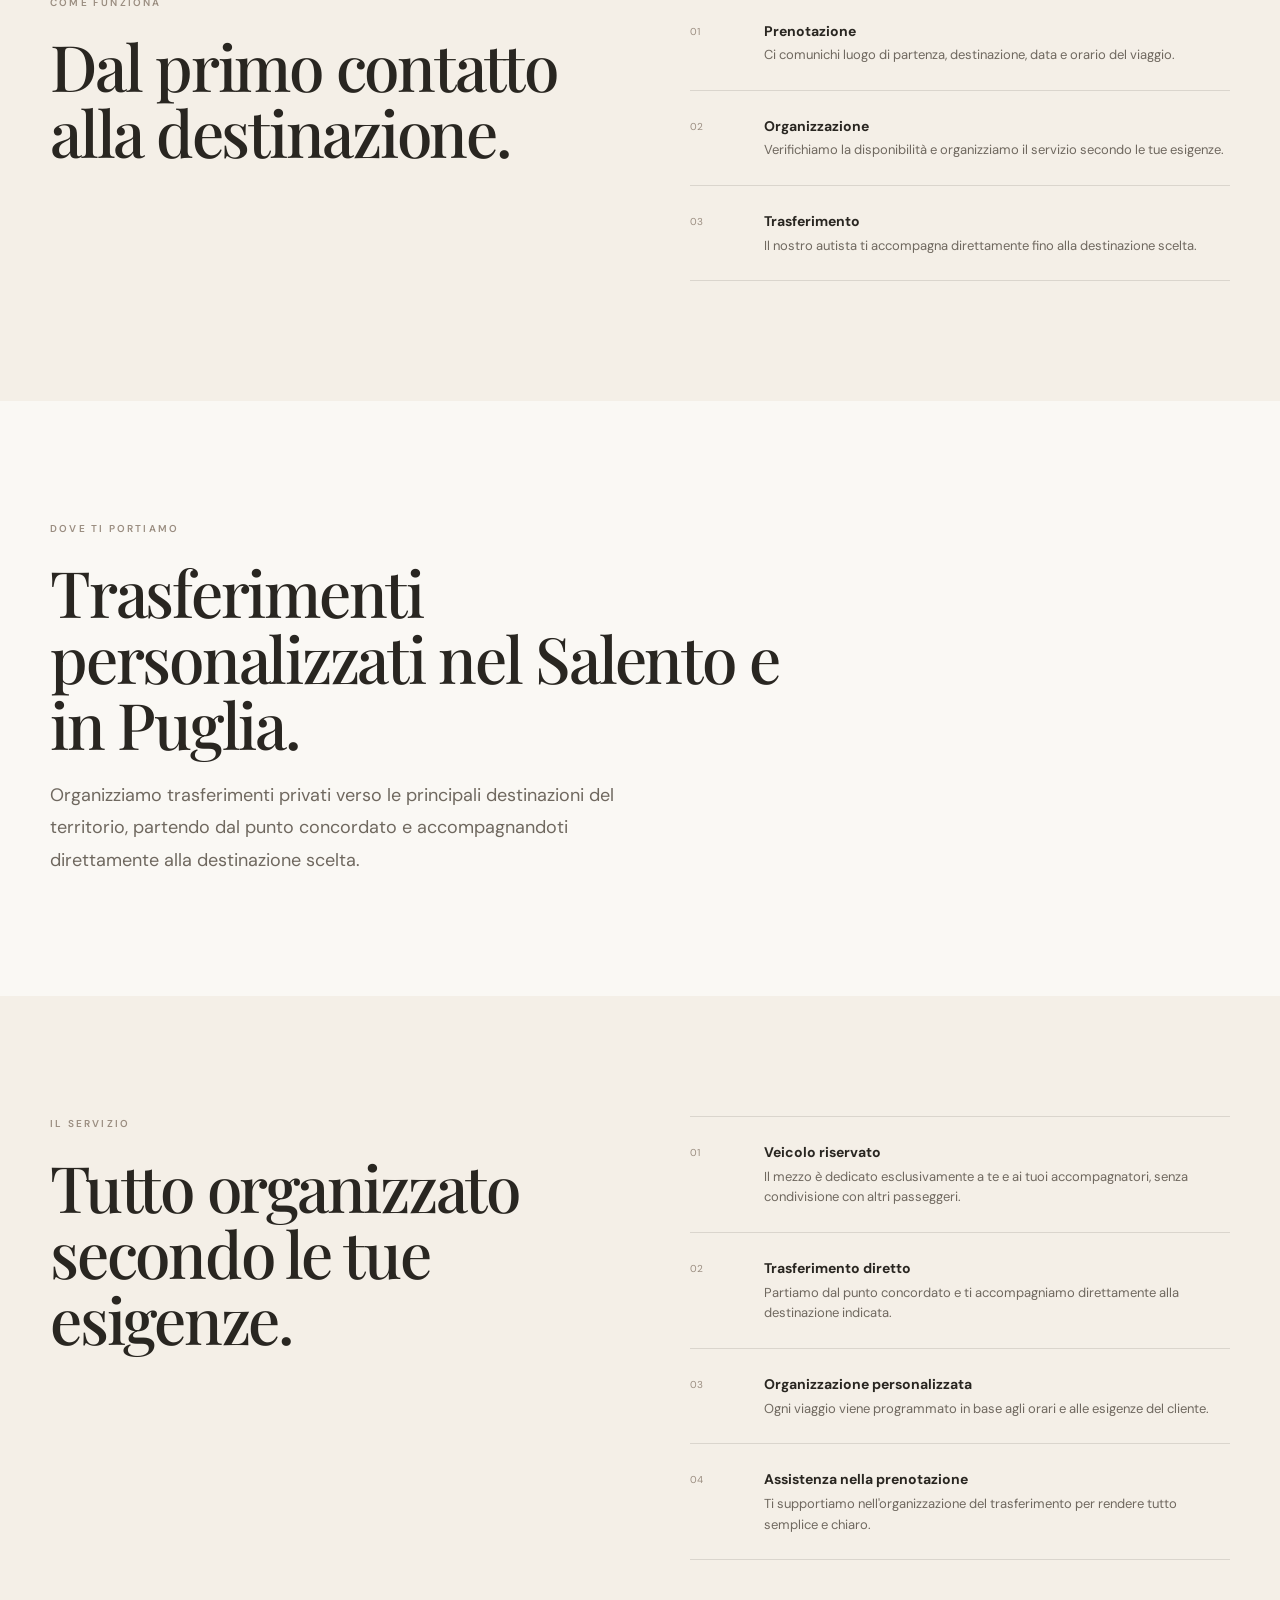
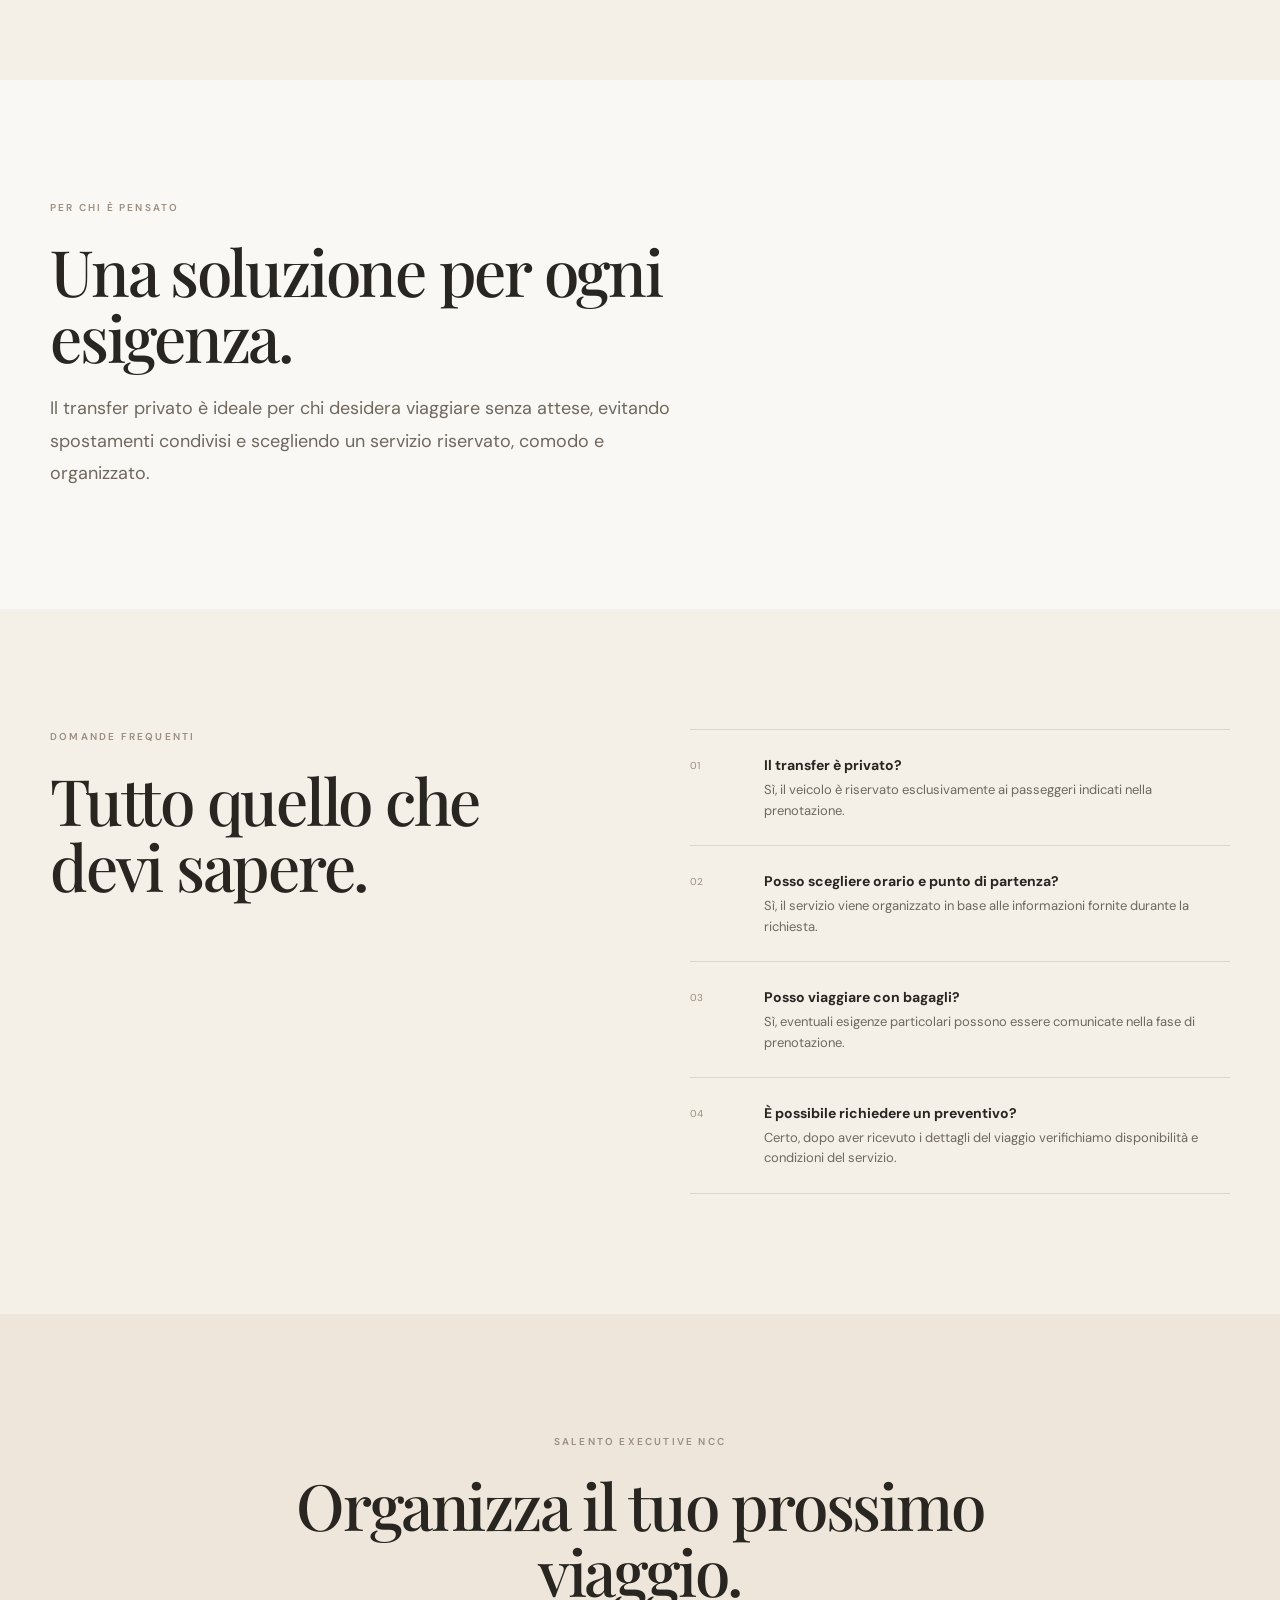
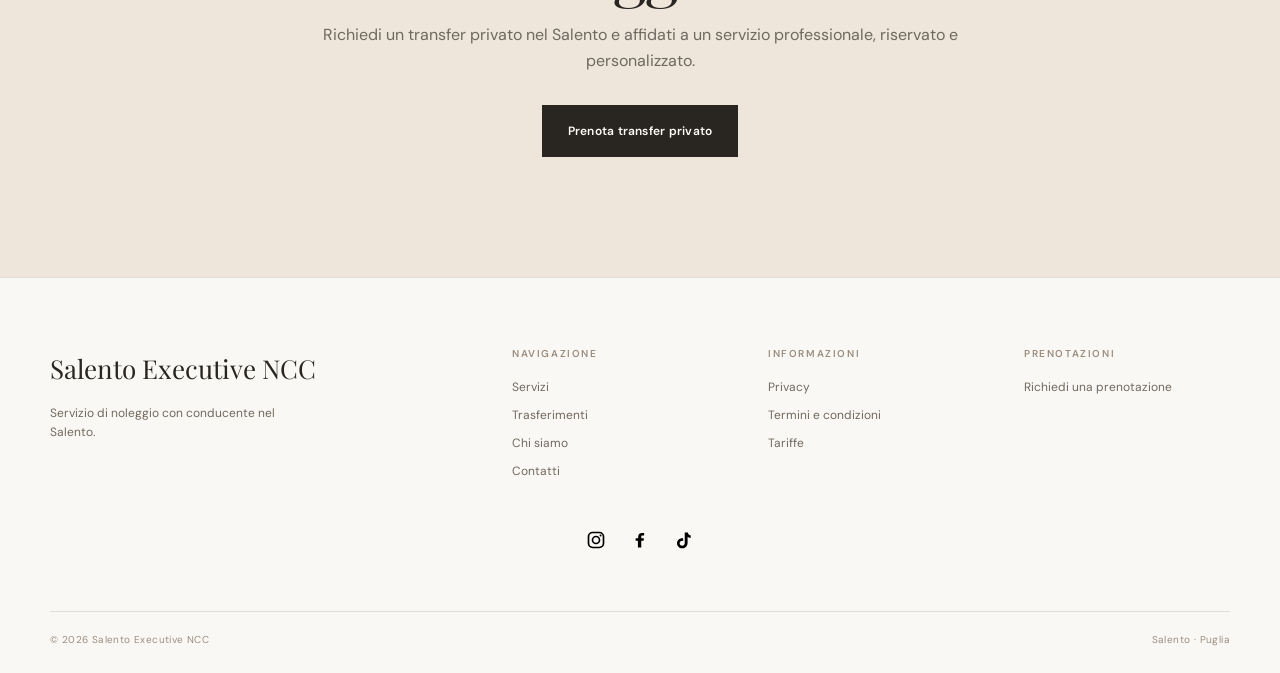
<file: transfer-privati/index.html>
<!DOCTYPE html>
<html lang="it">

<head>

<meta charset="UTF-8">
<meta name="viewport" content="width=device-width, initial-scale=1.0">

<title>Transfer Privati | Salento Executive NCC</title>

<meta
name="description"
content="Transfer privati nel Salento e in Puglia con Salento Executive NCC. Viaggi confortevoli, discreti e personalizzati con autista privato."
>

<meta name="theme-color" content="#f4efe7">

<link rel="icon" href="../favicon.png">
<link rel="stylesheet" href="../css/style.css">

</head>


<body>


<header class="header">

<div class="container header-inner">

<a href="../" class="logo-link">

<img
src="../logo.png"
alt="Salento Executive NCC"
class="logo"
>

</a>


<nav class="navigation">

    <a href="../servizi/">Servizi</a>

    <a href="../trasferimenti/">Trasferimenti</a>


    <div class="dropdown">

        <a href="#" class="dropdown-toggle">
            Aeroporti
        </a>


        <div class="dropdown-menu">

            <a href="../aeroporto-brindisi/">
                Aeroporto di Brindisi
            </a>


            <a href="../aeroporto-bari/">
                Aeroporto di Bari
            </a>

        </div>

    </div>


    <a href="../chi-siamo/">Chi siamo</a>

    <a href="../contatti/">Contatti</a>


    <a href="../prenota/" class="nav-button">
        Prenota
    </a>

</nav>


<button
class="menu-button"
type="button"
aria-label="Apri menu"
>

<span></span>
<span></span>
<span></span>

</button>


</div>

</header>



<main>



<section class="hero">

<div class="container hero-content">


<div class="hero-text">


<p class="eyebrow">
TRANSFER PRIVATI
</p>


<h1>
Il tuo transfer privato,
<em>senza pensieri.</em>
</h1>


<p class="hero-description">

Un servizio di noleggio con conducente
pensato per chi desidera muoversi nel
Salento e in Puglia con un autista privato,
viaggiando in totale comfort, riservatezza
e tranquillità.

</p>


<div class="hero-actions">


<a
href="../prenota/?servizio=privati"
class="button button-dark"
>
Prenota transfer privato
</a>


<a
href="../contatti/"
class="button button-light"
>
Contattaci
</a>


</div>


</div>



<div class="hero-visual">

<div class="hero-frame">

<div class="hero-frame-content">


<span class="hero-label">
PRIVATE DRIVER
</span>


<div class="hero-line"></div>


<h2>
Transfer privati
</h2>


<p>
comfort · privacy · puntualità
</p>


</div>

</div>

</div>


</div>

</section>





<section class="intro section">

<div class="container">


<div class="intro-content">


<p class="eyebrow">
COS'È IL TRANSFER PRIVATO
</p>


<h2>
Un servizio dedicato esclusivamente a te.
</h2>


<p>

Il transfer privato è un servizio di
noleggio con conducente che permette
di raggiungere la propria destinazione
in modo diretto, comodo e senza attese.

Il veicolo è riservato esclusivamente al
cliente e ai suoi accompagnatori, offrendo
un'esperienza più confortevole rispetto
ai normali mezzi di trasporto condivisi.

</p>


</div>


</div>


</section>





<section class="experience section">


<div class="container experience-grid">


<div class="experience-title">


<p class="eyebrow">
COME FUNZIONA
</p>


<h2>
Dal primo contatto
alla destinazione.
</h2>


</div>




<div class="experience-list">



<div class="experience-item">


<span class="experience-number">
01
</span>


<div>


<strong>
Prenotazione
</strong>


<p>
Ci comunichi luogo di partenza,
destinazione, data e orario del viaggio.
</p>


</div>


</div>





<div class="experience-item">


<span class="experience-number">
02
</span>


<div>


<strong>
Organizzazione
</strong>


<p>
Verifichiamo la disponibilità e
organizziamo il servizio secondo
le tue esigenze.
</p>


</div>


</div>





<div class="experience-item">


<span class="experience-number">
03
</span>


<div>


<strong>
Trasferimento
</strong>


<p>
Il nostro autista ti accompagna
direttamente fino alla destinazione
scelta.
</p>


</div>


</div>



</div>


</div>


</section>

<section class="intro section">


<div class="container">


<div class="intro-content">


<p class="eyebrow">
DOVE TI PORTIAMO
</p>


<h2>
Trasferimenti personalizzati
nel Salento e in Puglia.
</h2>


<p>

Organizziamo trasferimenti privati verso
le principali destinazioni del territorio,
partendo dal punto concordato e
accompagnandoti direttamente alla
destinazione scelta.

</p>



</div>


</div>


</section>





<section class="experience section">


<div class="container experience-grid">


<div class="experience-title">


<p class="eyebrow">
IL SERVIZIO
</p>


<h2>
Tutto organizzato
secondo le tue esigenze.
</h2>


</div>




<div class="experience-list">



<div class="experience-item">


<span class="experience-number">
01
</span>


<div>


<strong>
Veicolo riservato
</strong>


<p>

Il mezzo è dedicato esclusivamente
a te e ai tuoi accompagnatori,
senza condivisione con altri passeggeri.

</p>


</div>


</div>





<div class="experience-item">


<span class="experience-number">
02
</span>


<div>


<strong>
Trasferimento diretto
</strong>


<p>

Partiamo dal punto concordato e
ti accompagniamo direttamente alla
destinazione indicata.

</p>


</div>


</div>





<div class="experience-item">


<span class="experience-number">
03
</span>


<div>


<strong>
Organizzazione personalizzata
</strong>


<p>

Ogni viaggio viene programmato
in base agli orari e alle esigenze
del cliente.

</p>


</div>


</div>





<div class="experience-item">


<span class="experience-number">
04
</span>


<div>


<strong>
Assistenza nella prenotazione
</strong>


<p>

Ti supportiamo nell'organizzazione
del trasferimento per rendere tutto
semplice e chiaro.

</p>


</div>


</div>




</div>


</div>


</section>





<section class="intro section">


<div class="container">


<div class="intro-content">


<p class="eyebrow">
PER CHI È PENSATO
</p>


<h2>
Una soluzione per ogni esigenza.
</h2>


<p>

Il transfer privato è ideale per chi
desidera viaggiare senza attese,
evitando spostamenti condivisi e
scegliendo un servizio riservato,
comodo e organizzato.

</p>


</div>


</div>


</section>

<section class="experience section">


<div class="container experience-grid">


<div class="experience-title">


<p class="eyebrow">
DOMANDE FREQUENTI
</p>


<h2>
Tutto quello che devi sapere.
</h2>


</div>




<div class="experience-list">



<div class="experience-item">


<span class="experience-number">
01
</span>


<div>


<strong>
Il transfer è privato?
</strong>


<p>

Sì, il veicolo è riservato esclusivamente
ai passeggeri indicati nella prenotazione.

</p>


</div>


</div>





<div class="experience-item">


<span class="experience-number">
02
</span>


<div>


<strong>
Posso scegliere orario e punto di partenza?
</strong>


<p>

Sì, il servizio viene organizzato in base
alle informazioni fornite durante la richiesta.

</p>


</div>


</div>





<div class="experience-item">


<span class="experience-number">
03
</span>


<div>


<strong>
Posso viaggiare con bagagli?
</strong>


<p>

Sì, eventuali esigenze particolari possono
essere comunicate nella fase di prenotazione.

</p>


</div>


</div>




<div class="experience-item">


<span class="experience-number">
04
</span>


<div>


<strong>
È possibile richiedere un preventivo?
</strong>


<p>

Certo, dopo aver ricevuto i dettagli del
viaggio verifichiamo disponibilità e condizioni
del servizio.

</p>


</div>


</div>



</div>


</div>


</section>





<section class="final-cta section">


<div class="container final-cta-content">


<p class="eyebrow">
SALENTO EXECUTIVE NCC
</p>


<h2>
Organizza il tuo prossimo viaggio.
</h2>


<p>

Richiedi un transfer privato nel Salento
e affidati a un servizio professionale,
riservato e personalizzato.

</p>



<a
href="../prenota/?servizio=privati"
class="button button-dark"
>
Prenota transfer privato
</a>


</div>


</section>



</main>





<footer class="footer">


<div class="container footer-grid">



<div class="footer-brand">


<a href="../">
Salento Executive NCC
</a>


<p>
Servizio di noleggio con conducente
nel Salento.
</p>


</div>





<div class="footer-column">


<h3>
Navigazione
</h3>


<a href="../servizi/">
Servizi
</a>


<a href="../trasferimenti/">
Trasferimenti
</a>


<a href="../chi-siamo/">
Chi siamo
</a>


<a href="../contatti/">
Contatti
</a>


</div>




<div class="footer-column">

    <h3>
        Informazioni
    </h3>

    <a href="../privacy/">
        Privacy
    </a>

    <a href="../termini/">
        Termini e condizioni
    </a>

    <a href="../tariffe/">
        Tariffe
    </a>

</div>





<div class="footer-column">


<h3>
Prenotazioni
</h3>


<a href="../prenota/">
Richiedi una prenotazione
</a>


</div>



</div>





</div> <!-- chiude footer-grid -->


<div class="footer-social">

    <a href="#" target="_blank" rel="noopener" aria-label="Instagram">
        <img src="../instagram.svg" alt="Instagram">
    </a>

    <a href="#" target="_blank" rel="noopener" aria-label="Facebook">
        <img src="../facebook.svg" alt="Facebook">
    </a>

    <a href="#" target="_blank" rel="noopener" aria-label="TikTok">
        <img src="../tiktok.svg" alt="TikTok">
    </a>

</div>


<div class="container footer-bottom">

    <span>
        © <span id="current-year"></span>
        Salento Executive NCC
    </span>

    <span>
        Salento · Puglia
    </span>

</div>


</footer>





<a 
href="https://wa.me/393200404903"
class="whatsapp-fixed no-transition"
target="_blank"
rel="noopener"
aria-label="Contattaci su WhatsApp"
>


<img src="../whatsapp.svg" alt="WhatsApp">


</a>





<script src="../js/main.js"></script>



</body>

</html>
</file>
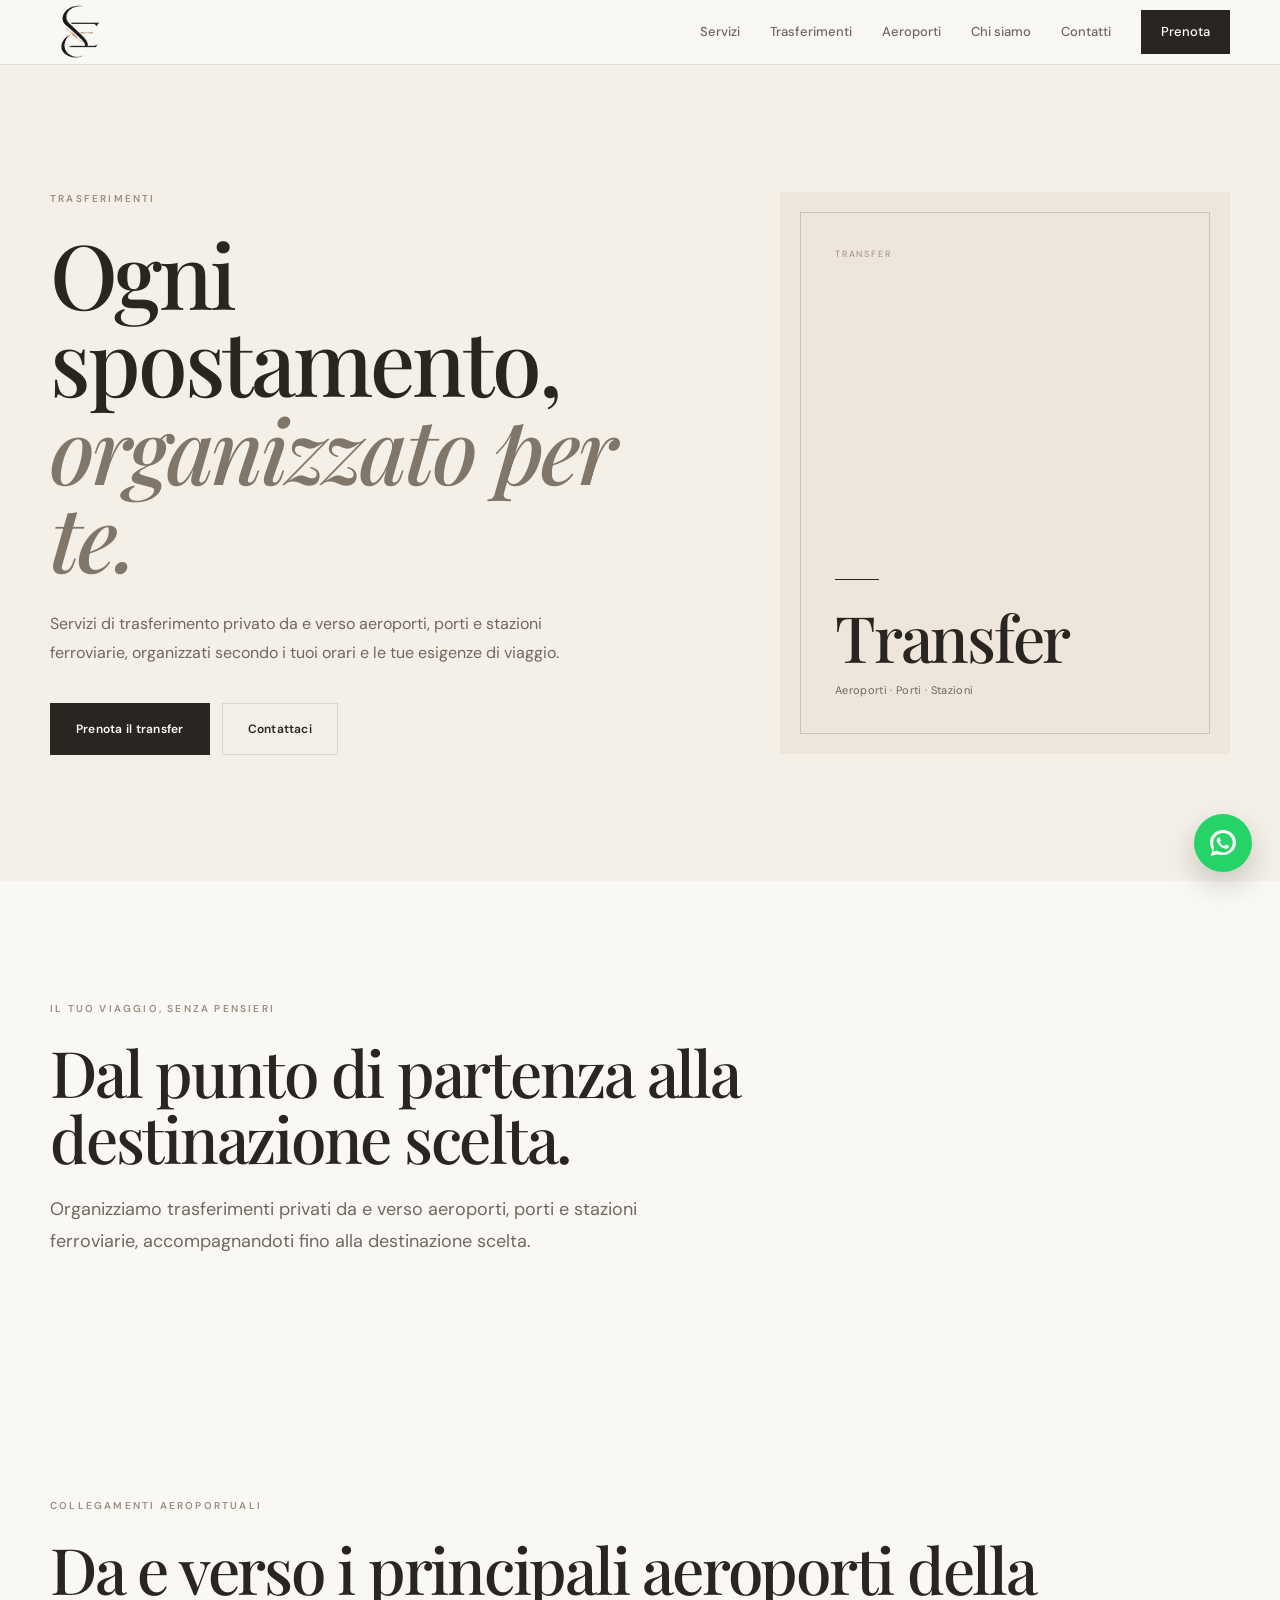
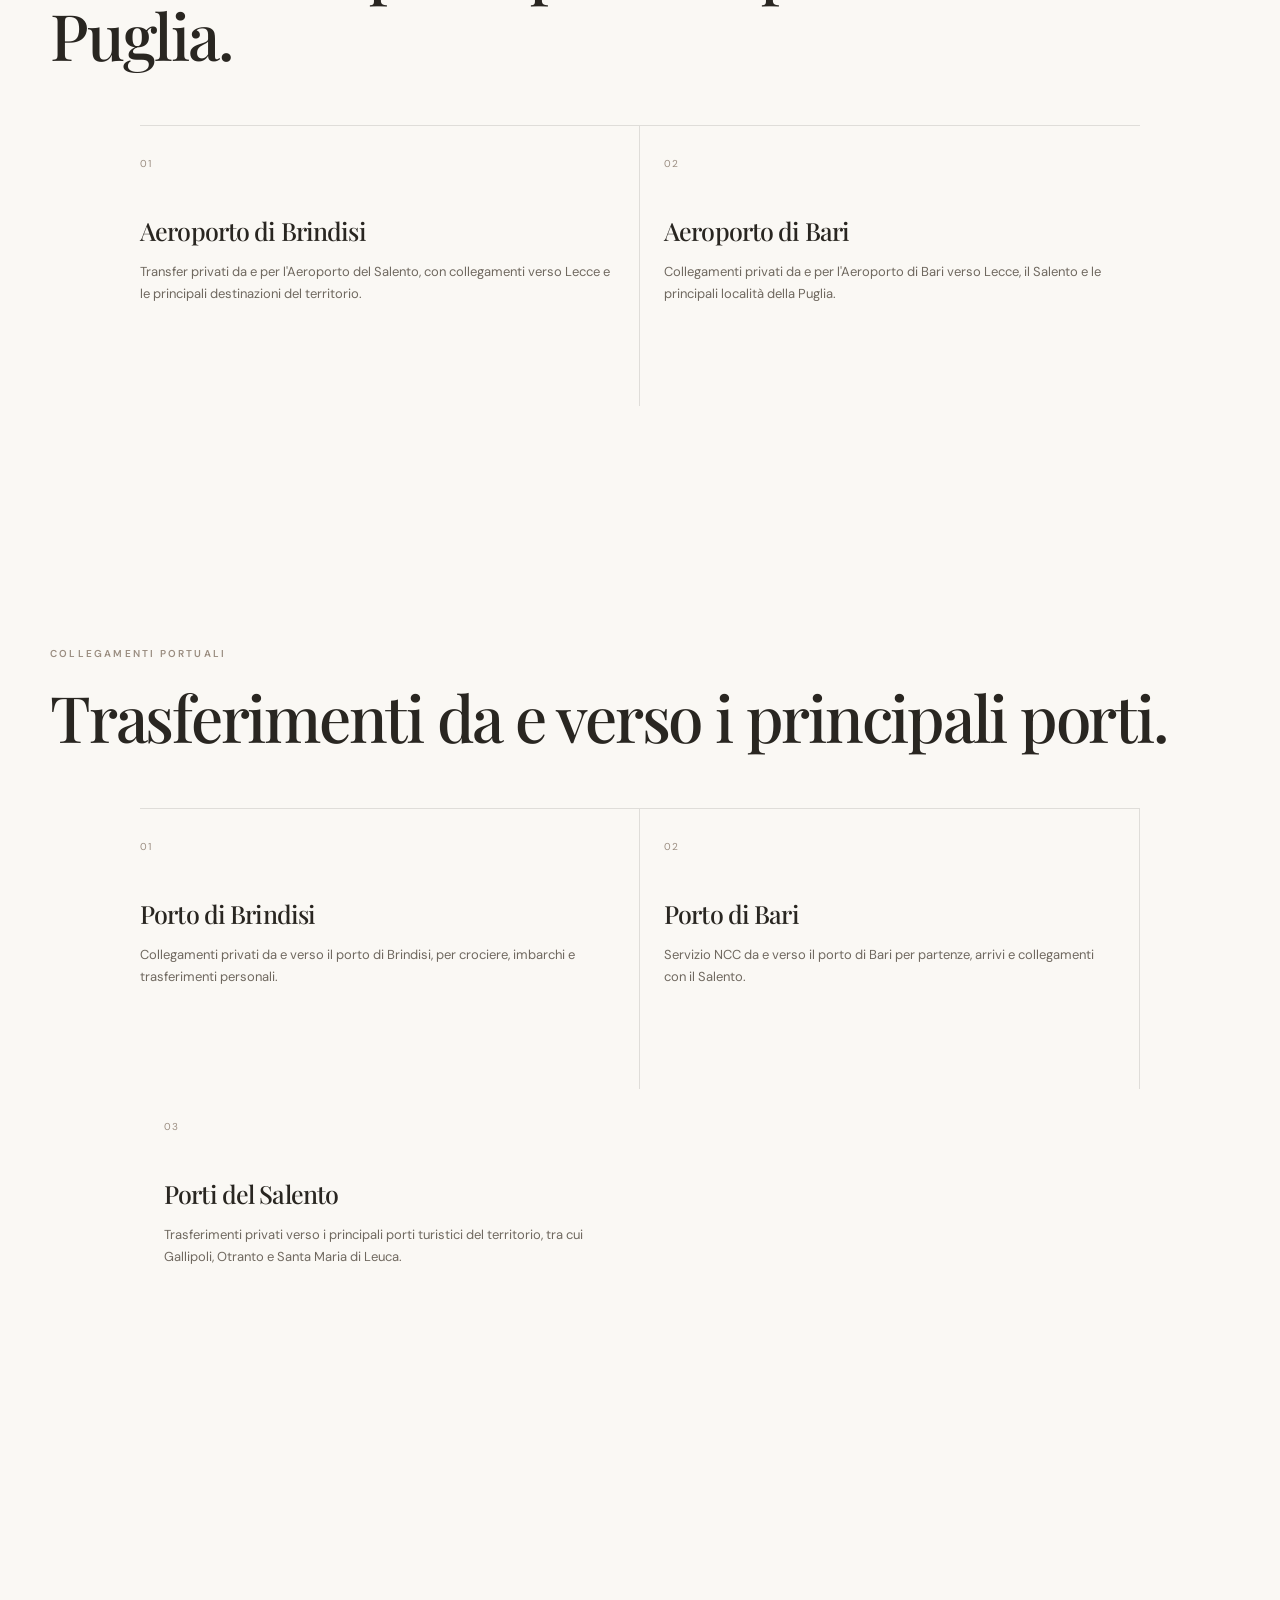
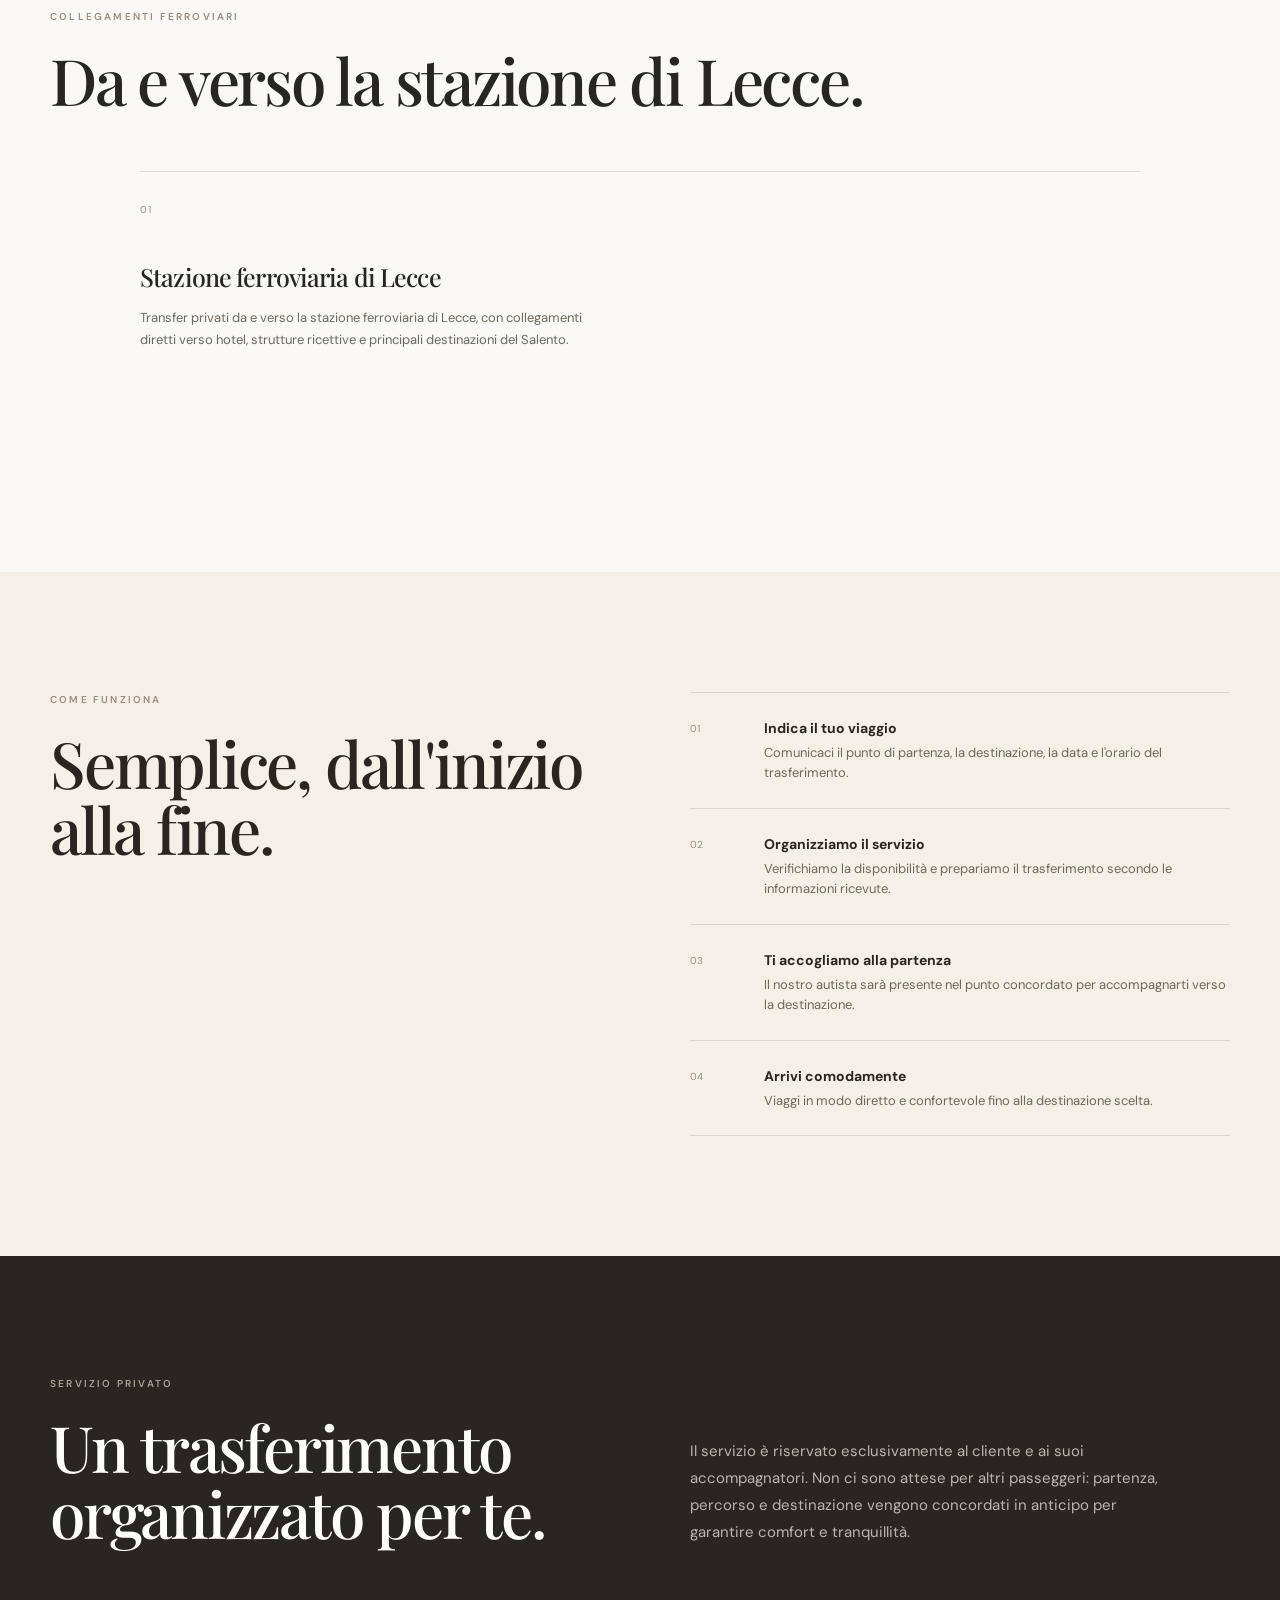
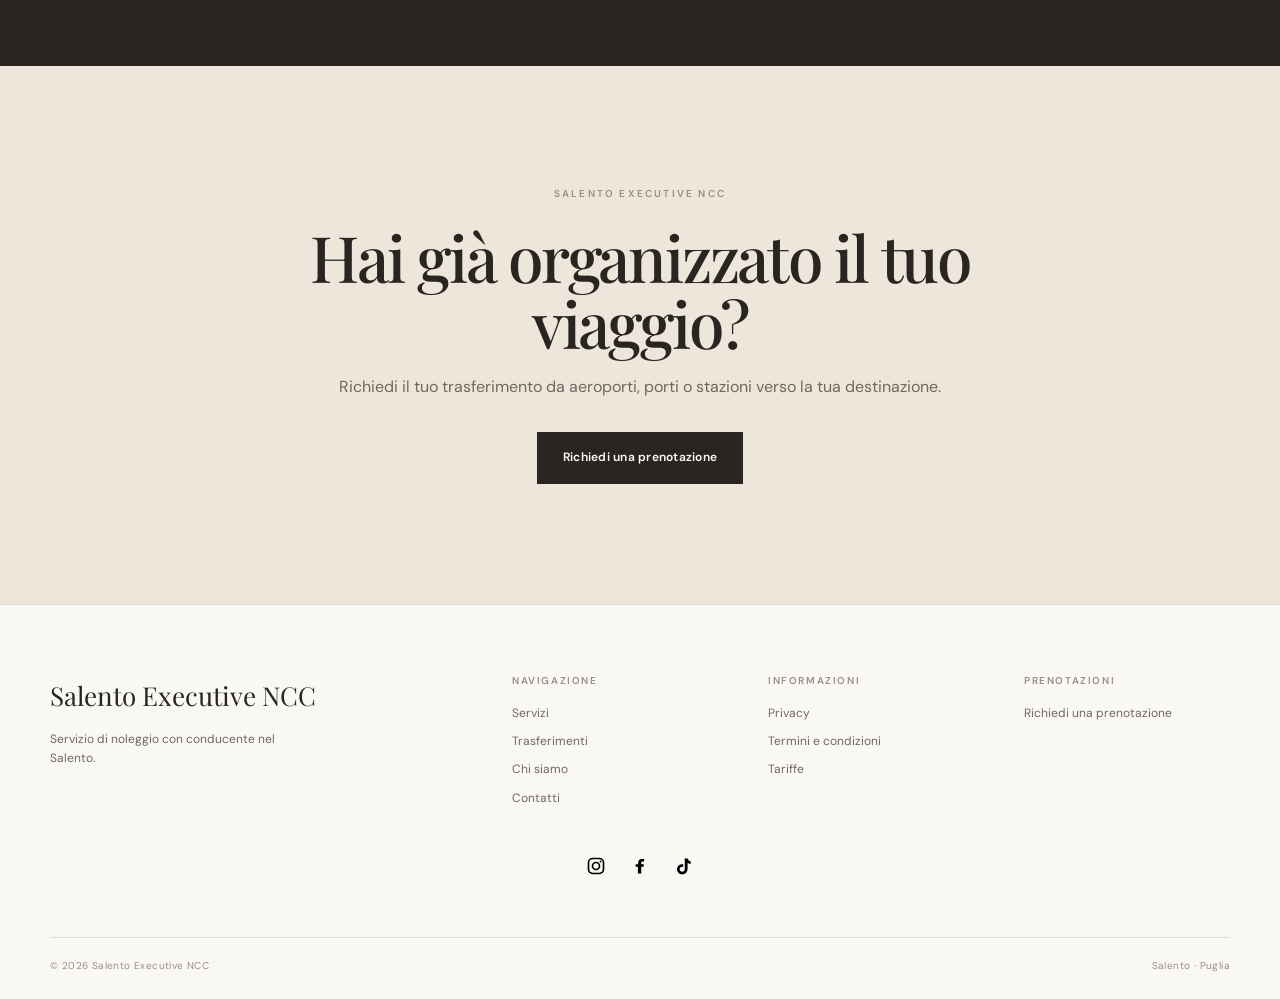
<file: trasferimenti/index.html>
<!DOCTYPE html>
<html lang="it">

<head>

    <meta charset="UTF-8">
    <meta name="viewport" content="width=device-width, initial-scale=1.0">

    <title>Transfer aeroportuali | Salento Executive NCC</title>

    <meta
        name="description"
        content="Transfer privati da e per gli aeroporti di Brindisi e Bari e dalla stazione ferroviaria di Lecce con Salento Executive NCC."
    >

    <meta name="theme-color" content="#f4efe7">

    <link rel="icon" href="../favicon.png">
    <link rel="stylesheet" href="../css/style.css">

</head>


<body>


<header class="header">

<div class="container header-inner">


<a
href="../"
class="logo-link"
aria-label="Salento Executive NCC"
>

<img
src="../logo.png"
alt="Salento Executive NCC"
class="logo"
>

</a>



<nav class="navigation">


<a href="../servizi/">
Servizi
</a>


<a href="../trasferimenti/">
Trasferimenti
</a>



<div class="dropdown">


<a href="#" class="dropdown-toggle">
Aeroporti
</a>



<div class="dropdown-menu">


<a href="../aeroporto-brindisi/">
Aeroporto di Brindisi
</a>


<a href="../aeroporto-bari/">
Aeroporto di Bari
</a>


</div>


</div>



<a href="../chi-siamo/">
Chi siamo
</a>


<a href="../contatti/">
Contatti
</a>



<a href="../prenota/" class="nav-button">
Prenota
</a>


</nav>



<button
class="menu-button"
type="button"
aria-label="Apri menu"
aria-expanded="false"
>

<span></span>
<span></span>
<span></span>

</button>


</div>

</header>




<main>



<section class="hero">


<div class="container hero-content">



<div class="hero-text">


<p class="eyebrow">
TRASFERIMENTI
</p>



<h1>

Ogni spostamento,
<em>organizzato per te.</em>

</h1>



<p class="hero-description">
Servizi di trasferimento privato da e verso
aeroporti, porti e stazioni ferroviarie,
organizzati secondo i tuoi orari e le tue
esigenze di viaggio.

</p>



<div class="hero-actions">


<a
href="../prenota/?servizio=aeroportuale"
class="button button-dark"
>

Prenota il transfer

</a>



<a
href="../contatti/"
class="button button-light"
>

Contattaci

</a>


</div>


</div>





<div class="hero-visual">


<div class="hero-frame">


<div class="hero-frame-content">



<span class="hero-label">
    TRANSFER
</span>

<div class="hero-line"></div>

<h2 class="hero-frame-title">
    Transfer
</h2>

<p>
    Aeroporti · Porti · Stazioni
</p>



</div>


</div>


</div>



</div>


</section>






<section class="intro section">


<div class="container">


<div class="intro-content">



<p class="eyebrow">
IL TUO VIAGGIO, SENZA PENSIERI
</p>

<h2>
Dal punto di partenza
alla destinazione scelta.
</h2>



<p>

Organizziamo trasferimenti privati
da e verso aeroporti, porti e stazioni
ferroviarie, accompagnandoti fino alla
destinazione scelta.

</p>



</div>


</div>


</section>






<section class="services section">


<div class="container">



<div class="section-heading">


<div>


<p class="eyebrow">
COLLEGAMENTI AEROPORTUALI
</p>

<h2>
Da e verso i principali aeroporti della Puglia.
</h2>



</div>


</div>





<div class="services-grid airport-grid">



<a
href="../prenota/?servizio=aeroportuale&aeroporto=brindisi"
class="service-card"
>



<span class="service-number">
01
</span>



<h3>
Aeroporto di Brindisi
</h3>



<p>

Transfer privati da e per l'Aeroporto
del Salento, con collegamenti verso
Lecce e le principali destinazioni
del territorio.

</p>



</a>





<a
href="../prenota/?servizio=aeroportuale&aeroporto=bari"
class="service-card"
>



<span class="service-number">
02
</span>



<h3>
Aeroporto di Bari
</h3>



<p>

Collegamenti privati da e per
l'Aeroporto di Bari verso Lecce,
il Salento e le principali località
della Puglia.

</p>



</a>
</div>



</div>


</section>
<section class="services section">

<div class="container">


<div class="section-heading">

<div>

<p class="eyebrow">
COLLEGAMENTI PORTUALI
</p>

<h2>
Trasferimenti da e verso i principali porti.
</h2>

</div>

</div>



<div class="services-grid airport-grid">



<a
href="../prenota/?servizio=privati&destinazione=porto-brindisi"
class="service-card"
>

<span class="service-number">
01
</span>


<h3>
Porto di Brindisi
</h3>


<p>
Collegamenti privati da e verso il porto
di Brindisi, per crociere, imbarchi
e trasferimenti personali.
</p>


</a>




<a
href="../prenota/?servizio=privati&destinazione=porto-bari"
class="service-card"
>

<span class="service-number">
02
</span>


<h3>
Porto di Bari
</h3>


<p>
Servizio NCC da e verso il porto
di Bari per partenze, arrivi e
collegamenti con il Salento.
</p>


</a>




<a
href="../prenota/?servizio=privati&destinazione=porti-salento"
class="service-card"
>

<span class="service-number">
03
</span>


<h3>
Porti del Salento
</h3>


<p>
Trasferimenti privati verso i principali
porti turistici del territorio, tra cui
Gallipoli, Otranto e Santa Maria di Leuca.
</p>


</a>



</div>


</div>

</section>

<section class="services section">

<div class="container">


<div class="section-heading">

<div>

<p class="eyebrow">
COLLEGAMENTI FERROVIARI
</p>

<h2>
Da e verso la stazione di Lecce.
</h2>

</div>

</div>



<div class="services-grid airport-grid">


<a
href="../prenota/?servizio=privati&destinazione=stazione-lecce"
class="service-card"
>


<span class="service-number">
01
</span>


<h3>
Stazione ferroviaria di Lecce
</h3>


<p>

Transfer privati da e verso la stazione
ferroviaria di Lecce, con collegamenti
diretti verso hotel, strutture ricettive
e principali destinazioni del Salento.

</p>


</a>


</div>


</div>

</section>

<section class="experience section">


<div class="container experience-grid">



<div class="experience-title">


<p class="eyebrow">
COME FUNZIONA
</p>



<h2>

Semplice,
dall'inizio alla fine.

</h2>



</div>





<div class="experience-list">





<div class="experience-item">


<span class="experience-number">
01
</span>



<div>


<strong>
Indica il tuo viaggio
</strong>



<p>

Comunicaci il punto di partenza,
la destinazione, la data e l'orario
del trasferimento.

</p>



</div>


</div>






<div class="experience-item">


<span class="experience-number">
02
</span>



<div>


<strong>
Organizziamo il servizio
</strong>



<p>

Verifichiamo la disponibilità
e prepariamo il trasferimento
secondo le informazioni ricevute.

</p>



</div>


</div>







<div class="experience-item">


<span class="experience-number">
03
</span>



<div>


<strong>
Ti accogliamo alla partenza
</strong>



<p>

Il nostro autista sarà presente
nel punto concordato per accompagnarti
verso la destinazione.

</p>



</div>


</div>







<div class="experience-item">


<span class="experience-number">
04
</span>



<div>


<strong>
Arrivi comodamente
</strong>



<p>

Viaggi in modo diretto e confortevole
fino alla destinazione scelta.

</p>



</div>


</div>




</div>


</div>


</section>






<section class="territory section">


<div class="container territory-grid">



<div>


<p class="eyebrow">
SERVIZIO PRIVATO
</p>



<h2>

Un trasferimento
organizzato per te.

</h2>



</div>





<div>


<p>

Il servizio è riservato esclusivamente
al cliente e ai suoi accompagnatori.
Non ci sono attese per altri passeggeri:
partenza, percorso e destinazione
vengono concordati in anticipo per
garantire comfort e tranquillità.

</p>



</div>



</div>


</section>






<section class="final-cta section">


<div class="container final-cta-content">



<p class="eyebrow">
SALENTO EXECUTIVE NCC
</p>



<h2>

Hai già organizzato il tuo viaggio?

</h2>



<p>

Richiedi il tuo trasferimento
da aeroporti, porti o stazioni
verso la tua destinazione.

</p>




<a
href="../prenota/?servizio=aeroportuale"
class="button button-dark"
>

Richiedi una prenotazione

</a>



</div>


</section>



</main>






<footer class="footer">


<div class="container footer-grid">



<div class="footer-brand">


<a href="../">

Salento Executive NCC

</a>



<p>

Servizio di noleggio con conducente
nel Salento.

</p>


</div>





<div class="footer-column">


<h3>
Navigazione
</h3>



<a href="../servizi/">
Servizi
</a>



<a href="../trasferimenti/">
Trasferimenti
</a>



<a href="../chi-siamo/">
Chi siamo
</a>



<a href="../contatti/">
Contatti
</a>



</div>






<div class="footer-column">

    <h3>
        Informazioni
    </h3>

    <a href="../privacy/">
        Privacy
    </a>

    <a href="../termini/">
        Termini e condizioni
    </a>

    <a href="../tariffe/">
        Tariffe
    </a>

</div>






<div class="footer-column">


<h3>
Prenotazioni
</h3>



<a href="../prenota/?servizio=aeroportuale">
Richiedi una prenotazione
</a>



</div>




</div>






</div> <!-- chiude footer-grid -->


<div class="footer-social">

    <a href="#" target="_blank" rel="noopener" aria-label="Instagram">
        <img src="../instagram.svg" alt="Instagram">
    </a>

    <a href="#" target="_blank" rel="noopener" aria-label="Facebook">
        <img src="../facebook.svg" alt="Facebook">
    </a>

    <a href="#" target="_blank" rel="noopener" aria-label="TikTok">
        <img src="../tiktok.svg" alt="TikTok">
    </a>

</div>


<div class="container footer-bottom">

    <span>
        © <span id="current-year"></span>
        Salento Executive NCC
    </span>

    <span>
        Salento · Puglia
    </span>

</div>


</footer>







<a 
href="https://wa.me/393200404903"
class="whatsapp-fixed no-transition"
target="_blank"
rel="noopener"
aria-label="Contattaci su WhatsApp"
>


<img src="../whatsapp.svg" alt="WhatsApp">


</a>





<script src="../js/main.js"></script>



</body>

</html>
</file>
<file: css/style.css>
@import url('https://fonts.googleapis.com/css2?family=DM+Sans:wght@400;500;600&family=Playfair+Display:ital,wght@0,500;0,600;1,500&display=swap');


/* =========================================================
   RESET
========================================================= */

* {
    margin: 0;
    padding: 0;
    box-sizing: border-box;
}

html {
    scroll-behavior: smooth;
}

body {
    background: #faf8f4;
    color: #292621;
    font-family: "DM Sans", sans-serif;
    line-height: 1.6;
}

a {
    color: inherit;
    text-decoration: none;
}

button {
    font-family: inherit;
}

img {
    max-width: 100%;
    display: block;
}


/* =========================================================
   VARIABLES
========================================================= */

:root {

    --background: #faf8f4;
    --cream: #f4efe7;
    --cream-dark: #eee6da;

    --white: #fffdf9;

    --text: #292621;
    --text-soft: #6f685f;

    --beige: #d8cabc;
    --taupe: #9a8d80;

    --border: rgba(41, 38, 33, 0.13);

    --container: 1180px;

}


/* =========================================================
   CONTAINER
========================================================= */

.container {
    width: min(
        calc(100% - 48px),
        var(--container)
    );

    margin: 0 auto;
}


/* =========================================================
   HEADER
========================================================= */

.header {
    position: sticky;
    top: 0;

    z-index: 1000;

    background: rgba(250, 248, 244, 0.94);

    backdrop-filter: blur(16px);
    -webkit-backdrop-filter: blur(16px);

    border-bottom: 1px solid var(--border);
}


.header-inner {
    height: 64px;

    display: flex;
    align-items: center;
    justify-content: space-between;

    gap: 30px;
}


.logo-link {
    display: flex;
    align-items: center;
}

.logo {
    width: 56px;
    height: auto;
}


/* =========================================================
   NAVIGATION
========================================================= */

.navigation {

    display: flex;
    align-items: center;

    gap: 30px;

    font-size: 13px;
    font-weight: 500;
}


.navigation a {

    color: var(--text-soft);

    transition:
        color 0.2s ease,
        transform 0.2s ease;
}


.navigation a:hover {
    color: var(--text);
}


.navigation .nav-button {

    background: var(--text);

    color: var(--white);

    padding: 12px 20px;

    transition:
        background 0.2s ease,
        transform 0.2s ease;
}


.navigation .nav-button:hover {

    background: #3a3530;

    transform: translateY(-1px);
}


/* =========================================================
   MOBILE MENU BUTTON
========================================================= */

.menu-button {

    display: none;

    border: 0;

    background: transparent;

    cursor: pointer;

    padding: 8px;
}


.menu-button span {

    display: block;

    width: 25px;
    height: 1px;

    background: var(--text);

    margin: 5px 0;

    transition:
        transform 0.2s ease,
        opacity 0.2s ease;
}


/* =========================================================
   HERO
========================================================= */

.hero {

    background: var(--cream);

    min-height: calc(100vh - 84px);

    display: flex;
    align-items: center;
}


.hero-content {

    display: grid;

    grid-template-columns:
        minmax(0, 1.08fr)
        minmax(320px, 0.92fr);

    align-items: center;

    gap: 80px;

    padding: 90px 0;
}


/* =========================================================
   TYPOGRAPHY
========================================================= */

.eyebrow {

    margin-bottom: 22px;

    color: var(--taupe);

    font-size: 10px;

    font-weight: 600;

    letter-spacing: 0.22em;
}


h1,
h2,
h3 {

    font-family:
        "Playfair Display",
        Georgia,
        serif;

    font-weight: 500;

    letter-spacing: -0.035em;
}


h1 {

    font-size:
        clamp(58px, 7vw, 96px);

    line-height: 0.98;

    margin-bottom: 30px;
}


h1 em {

    color: #81766a;

    font-weight: 500;
}


h2 {

    font-size:
        clamp(42px, 5vw, 64px);

    line-height: 1.03;
}


h3 {

    font-size: 25px;

    line-height: 1.15;
}


/* =========================================================
   HERO TEXT
========================================================= */

.hero-description {

    max-width: 570px;

    color: var(--text-soft);

    font-size: 16px;

    line-height: 1.8;
}


/* =========================================================
   HERO BUTTONS
========================================================= */

.hero-actions {

    display: flex;

    flex-wrap: wrap;

    gap: 12px;

    margin-top: 36px;
}


.button {

    min-height: 52px;

    display: inline-flex;

    align-items: center;
    justify-content: center;

    padding:
        0 25px;

    border:
        1px solid var(--text);

    font-size: 12px;

    font-weight: 600;

    letter-spacing: 0.02em;

    transition:
        transform 0.2s ease,
        background 0.2s ease,
        color 0.2s ease;
}


.button:hover {

    transform: translateY(-2px);
}


.button-dark {

    background: var(--text);

    color: var(--white);
}


.button-dark:hover {

    background: #3a3530;
}


.button-light {

    background: transparent;

    color: var(--text);

    border-color: var(--border);
}


.button-light:hover {

    background: rgba(255, 255, 255, 0.35);
}


/* =========================================================
   HERO VISUAL
========================================================= */

.hero-visual {

    width: 100%;

    max-width: 450px;

    justify-self: end;
}


.hero-frame {

    aspect-ratio: 4 / 5;

    padding: 20px;

    background: var(--cream-dark);
}


.hero-frame-content {

    height: 100%;

    border:
        1px solid
        rgba(41, 38, 33, 0.18);

    padding: 34px;

    display: flex;

    flex-direction: column;

    justify-content: flex-end;
}


.hero-label {

    color: var(--taupe);

    font-size: 9px;

    letter-spacing: 0.2em;
}


.hero-line {

    width: 44px;

    height: 1px;

    background: var(--text);

    margin-top: auto;

    margin-bottom: 24px;
}


.hero-frame h2 {

    font-size:
        clamp(48px, 5vw, 72px);

    margin-bottom: 12px;
}


.hero-frame p {

    color: var(--text-soft);

    font-size: 11px;

    letter-spacing: 0.03em;
}


/* =========================================================
   SECTIONS
========================================================= */

.section {

    padding:
        120px 0;
}


/* =========================================================
   INTRO
========================================================= */

.intro {

    background: var(--background);
}


.intro-content {

    max-width: 760px;
}


.intro-content h2 {

    margin-bottom: 22px;
}


.intro-content > p:last-child {

    max-width: 620px;

    color: var(--text-soft);

    font-size: 18px;

    line-height: 1.8;
}


/* =========================================================
   SECTION HEADING
========================================================= */

.section-heading {

    display: flex;

    align-items: flex-end;

    justify-content: space-between;

    gap: 30px;

    margin-bottom: 58px;
}


.text-link {

    display: inline-flex;

    align-items: center;

    gap: 8px;

    padding-bottom: 6px;

    border-bottom:
        1px solid var(--text);

    font-size: 12px;

    white-space: nowrap;
}


.text-link span {

    transition:
        transform 0.2s ease;
}


.text-link:hover span {

    transform: translateX(4px);
}


/* =========================================================
   SERVICES
========================================================= */

.services {

    background: var(--background);
}


.services-grid {

    display: grid;

    grid-template-columns: repeat(2, 1fr);


    border-top:
        1px solid var(--border);
}


.service-card {

    padding:
        30px 24px 34px 0;

    border-right:
        1px solid var(--border);

    transition:
        transform 0.25s ease;
}


.service-card:not(:first-child) {

    padding-left: 24px;
}


.service-card:last-child {

    border-right: 0;
}


.service-card:hover {

    transform:
        translateY(-5px);
}


.service-number {

    color: var(--taupe);

    font-size: 10px;

    letter-spacing: 0.1em;
}


.service-card h3 {

    margin-top: 45px;

    margin-bottom: 15px;
}


.service-card p {

    color: var(--text-soft);

    font-size: 13px;

    line-height: 1.7;
}


/* =========================================================
   EXPERIENCE
========================================================= */

.experience {

    background: var(--cream);
}


.experience-grid {

    display: grid;

    grid-template-columns:
        1fr 1fr;

    gap: 100px;
}


.experience-title h2 {

    max-width: 550px;
}


.experience-list {

    border-top:
        1px solid var(--border);
}


.experience-item {

    display: grid;

    grid-template-columns:
        54px 1fr;

    gap: 20px;

    padding:
        24px 0;

    border-bottom:
        1px solid var(--border);
}


.experience-number {

    color: var(--taupe);

    font-size: 10px;

    padding-top: 4px;
}


.experience-item strong {

    display: block;

    margin-bottom: 3px;

    font-size: 14px;
}


.experience-item p {

    color: var(--text-soft);

    font-size: 13px;
}


/* =========================================================
   TERRITORY
========================================================= */

.territory {

    background: var(--text);

    color: var(--white);
}


.territory .eyebrow {

    color: #aaa095;
}


.territory-grid {

    display: grid;

    grid-template-columns:
        1fr 1fr;

    align-items: end;

    gap: 100px;
}


.territory-grid > div:last-child {

    max-width: 470px;
}


.territory-grid > div:last-child p {

    color: #bdb5ad;

    font-size: 15px;

    line-height: 1.8;
}


/* =========================================================
   FINAL CTA
========================================================= */

.final-cta {

    background: var(--cream-dark);

    text-align: center;
}


.final-cta-content {

    max-width: 720px;

    margin: 0 auto;
}


.final-cta h2 {

    margin-bottom: 18px;
}


.final-cta-content > p:not(.eyebrow) {

    color: var(--text-soft);

    margin-bottom: 32px;
}


/* =========================================================
   FOOTER
========================================================= */

.footer {

    background: var(--background);

    border-top:
        1px solid var(--border);

    padding:
        70px 0 25px;
}


.footer-grid {

    display: grid;

    grid-template-columns:
        2fr 1fr 1fr 1fr;

    gap: 50px;
}


.footer-brand > a {

    font-family:
        "Playfair Display",
        Georgia,
        serif;

    font-size: 26px;
}


.footer-brand p {

    max-width: 270px;

    margin-top: 14px;

    color: var(--text-soft);

    font-size: 12px;
}


.footer-column h3 {

    margin-bottom: 18px;

    font-family:
        "DM Sans",
        sans-serif;

    color: var(--taupe);

    font-size: 10px;

    font-weight: 600;

    letter-spacing: 0.16em;

    text-transform: uppercase;
}


.footer-column a {

    display: block;

    width: max-content;

    margin-bottom: 9px;

    color: var(--text-soft);

    font-size: 12px;

    transition:
        color 0.2s ease;
}


.footer-column a:hover {

    color: var(--text);
}


/* =========================================================
   FOOTER BOTTOM
========================================================= */

.footer-bottom {

    display: flex;

    justify-content: space-between;

    gap: 20px;

    margin-top: 60px;

    padding-top: 20px;

    border-top:
        1px solid var(--border);

    color: var(--taupe);

    font-size: 10px;

    letter-spacing: 0.04em;
}


/* =========================================================
   TABLET
========================================================= */

@media (max-width: 1000px) {

    .hero-content {

        gap: 50px;
    }


    .services-grid {

        grid-template-columns:
            repeat(2, 1fr);
    }


    .service-card:nth-child(2) {

        border-right: 0;
    }


    .service-card:nth-child(3),
    .service-card:nth-child(4) {

        border-top:
            1px solid var(--border);
    }


    .experience-grid,
    .territory-grid {

        gap: 60px;
    }


    .footer-grid {

        grid-template-columns:
            repeat(2, 1fr);
    }

}


/* =========================================================
   MOBILE
========================================================= */

@media (max-width: 700px) {
    .transfer-type-grid {
        grid-template-columns: 1fr;
    }

    .airport-options {
        padding: 18px;
    }
    .container {

        width:
            calc(100% - 32px);
    }


    .header-inner {

        min-height: 72px;
    }


.logo {
    height: 48px;
    width: auto;
}


/* MOBILE MENU */

.menu-button {

    display: block;
}


.navigation {

    position: absolute;

    top: calc(100% + 8px);

    left: 16px;
    right: 16px;

    display: none;

    flex-direction: column;

    align-items: stretch;

    gap: 10px;

    padding: 24px 20px;

    background: var(--background);

    border: 1px solid var(--border);

    box-shadow:
        0 18px 40px
        rgba(41, 38, 33, 0.08);
}


.navigation.is-open {

    display: flex;
}


.navigation a {

    padding: 12px 10px;

    line-height: 1.5;
}
.dropdown {
    width: 100%;
}


.dropdown-toggle {
    display: block;
    padding: 12px 10px;
}


.navigation > a,
.dropdown {
    margin-bottom: 18px;
}

.navigation .nav-button {

    margin-top: 0;

    text-align: center;
}

    /* HERO */

    .hero {

        min-height: auto;
    }


    .hero-content {

        grid-template-columns: 1fr;

        padding:
            72px 0 80px;

        gap: 55px;
    }


    h1 {

        font-size:
            clamp(52px, 15vw, 72px);
    }


    .hero-description {

        font-size: 15px;
    }


    .hero-visual {

        max-width: 520px;

        justify-self: start;
    }


    .hero-frame {

        aspect-ratio: 1 / 1;
    }


    /* SECTIONS */

    .section {

        padding:
            80px 0;
    }


    .section-heading {

        display: block;

        margin-bottom: 38px;
    }


    .text-link {

        margin-top: 20px;
    }


    /* SERVICES */

    .services-grid {

        grid-template-columns: 1fr;
    }


    .service-card,
    .service-card:not(:first-child) {

        padding:
            28px 0;

        border-right: 0;

        border-bottom:
            1px solid var(--border);
    }


    .service-card h3 {

        margin-top: 28px;
    }


    /* EXPERIENCE */

    .experience-grid,
    .territory-grid {

        grid-template-columns: 1fr;

        gap: 55px;
    }


    /* FOOTER */

    .footer-grid {

        grid-template-columns:
            1fr 1fr;

        gap:
            40px 25px;
    }


    .footer-brand {

        grid-column:
            1 / -1;
    }


    .footer-bottom {

        flex-direction: column;

        margin-top: 40px;

        gap: 7px;
    }

}


/* =========================================================
   SMALL PHONES
========================================================= */

@media (max-width: 420px) {

    .hero-actions {

        flex-direction: column;

        align-items: stretch;
    }


    .button {

        width: 100%;
    }


    h2 {

        font-size: 42px;
    }


    .footer-grid {

        grid-template-columns: 1fr;
    }

}

/* ========================================
   TRANSFER AEROPORTUALI
======================================== */

.airport-grid {
    grid-template-columns: repeat(2, minmax(0, 1fr));
    max-width: 1000px;
    margin: 0 auto;
}

.airport-grid .service-card {
    min-height: 280px;

    display: flex;
    flex-direction: column;
    justify-content: flex-start;
}

/* =========================================
   TRANSFER AEROPORTUALE
   ========================================= */

.airport-options {
    display: flex;
    flex-direction: column;
    gap: 22px;

    padding: 24px;

    background: #f4efe7;
    border: 1px solid rgba(35, 33, 29, 0.08);
}

.transfer-type-grid {
    display: grid;
    grid-template-columns: repeat(2, 1fr);
    gap: 12px;
}

.transfer-type-option {
    position: relative;
}

.transfer-type-option input {
    position: absolute;
    opacity: 0;
    pointer-events: none;
}

.transfer-type-option label {
    display: flex;
    align-items: center;

    min-height: 72px;
    padding: 16px 18px;

    background: #fffdf9;
    border: 1px solid rgba(35, 33, 29, 0.13);

    cursor: pointer;

    font-size: 0.9rem;
    line-height: 1.4;

    transition:
        background 0.2s ease,
        border-color 0.2s ease,
        color 0.2s ease;
}

.transfer-type-option label:hover {
    border-color: rgba(35, 33, 29, 0.35);
}

.transfer-type-option input:checked + label {
    background: #24221f;
    border-color: #24221f;
    color: #ffffff;
}

/* MOBILE */

@media (max-width: 700px) {

    .airport-grid {
        grid-template-columns: 1fr;
        max-width: 100%;
    }

    .airport-grid .service-card {
        min-height: auto;
    }
.contact-cards {
    grid-template-columns: 1fr;
}
}

/* CONTATTI - 3 CARD */

.contact-cards {
    grid-template-columns: repeat(3, 1fr);
}




/* =========================================================
   PRIVACY / TERMINI - LAYOUT FINALE
========================================================= */

.legal-hero {
    background: var(--cream);
    padding: 100px 0 90px;
}

.legal-hero-content {
    width: 100%;
    max-width: 900px;
}

.legal-hero-content h1 {
    margin: 0 0 28px;
    font-family: "Playfair Display", Georgia, serif;
    font-size: clamp(52px, 7vw, 88px);
    font-weight: 500;
    line-height: .98;
    letter-spacing: -.045em;
}

.legal-hero-content > p:last-child {
    max-width: 680px;
    margin: 0;
    color: var(--text-soft);
    font-size: 16px;
    line-height: 1.8;
}


/* CONTENUTO */

.legal-section {
    background: var(--background);
    padding: 100px 0 120px;
}

.legal-wrapper {
    display: block;
}

.legal-content {
    width: 100%;
    max-width: 900px;
    margin: 0 auto;
    padding: 0;
    background: transparent;
    border: 0;
}


/* SEZIONI */

.legal-content h2 {
    position: relative;

    margin: 0;
    margin-top: 65px;
    padding-top: 25px;

    font-family: "Playfair Display", Georgia, serif;
    font-size: 30px;
    font-weight: 500;
    line-height: 1.2;
    letter-spacing: -.025em;

    color: var(--text);
}

.legal-content h2:first-child {
    margin-top: 0;
}


/* PICCOLA LINEA DECORATIVA */

.legal-content h2::before {
    content: "";

    position: absolute;
    top: 0;
    left: 0;

    width: 42px;
    height: 1px;

    background: var(--taupe);
}


/* TESTO */

.legal-content p {
    max-width: 760px;

    margin: 18px 0 0;

    color: var(--text-soft);

    font-family: "DM Sans", sans-serif;
    font-size: 15px;
    font-weight: 400;
    line-height: 1.85;
}


/* LISTE */

.legal-content ul {
    max-width: 760px;

    margin: 20px 0 0;
    padding-left: 24px;
}

.legal-content li {
    margin: 0 0 9px;

    color: var(--text-soft);

    font-size: 15px;
    line-height: 1.8;
}


/* MOBILE */

@media (max-width: 700px) {

    .legal-hero {
        padding: 70px 0 65px;
    }

    .legal-hero-content h1 {
        font-size: clamp(46px, 14vw, 68px);
    }

    .legal-hero-content > p:last-child {
        font-size: 15px;
    }

    .legal-section {
        padding: 70px 0 85px;
    }

    .legal-content h2 {
        margin-top: 50px;
        padding-top: 20px;
        font-size: 27px;
    }

    .legal-content p,
    .legal-content li {
        font-size: 14px;
    }

}

/* =========================================================
   PAGINE LEGALI
========================================================= */

.legal-hero {
    background: var(--cream);
    padding: 110px 0 90px;
}

.legal-hero-content {
    max-width: 820px;
}

.legal-hero-content .eyebrow {
    margin-bottom: 24px;
}

.legal-hero-content h1 {
    font-size: clamp(52px, 7vw, 88px);
    line-height: 0.98;
    margin-bottom: 28px;
}

.legal-hero-content > p:last-child {
    max-width: 680px;
    color: var(--text-soft);
    font-size: 17px;
    line-height: 1.8;
}


/* CONTENUTO LEGALE */

.legal-section {
    background: var(--background);
    padding: 80px 0 120px;
}

.legal-wrapper {
    display: flex;
    justify-content: center;
}

.legal-content {
    width: 100%;
    max-width: 900px;
}

.legal-content h2 {
    font-family: "Playfair Display", Georgia, serif;

    font-size: 27px;
    font-weight: 500;

    line-height: 1.2;
    letter-spacing: -0.025em;

    margin-top: 58px;
    margin-bottom: 20px;

    color: var(--text);
}

.legal-content h2:first-child {
    margin-top: 0;
}

.legal-content p,
.legal-content li {
    color: var(--text-soft);

    font-size: 15px;
    line-height: 1.85;
}

.legal-content p {
    max-width: 820px;
    margin-bottom: 18px;
}

.legal-content ul {
    max-width: 820px;

    padding-left: 22px;

    margin:
        0 0 28px;
}

.legal-content li {
    padding-left: 5px;
    margin-bottom: 7px;
}


/* MOBILE */

@media (max-width: 700px) {

    .legal-hero {
        padding: 75px 0 65px;
    }

    .legal-hero-content h1 {
        font-size: clamp(46px, 14vw, 64px);
    }

    .legal-hero-content > p:last-child {
        font-size: 15px;
        line-height: 1.75;
    }

    .legal-section {
        padding: 60px 0 80px;
    }

    .legal-content h2 {
        font-size: 24px;
        margin-top: 45px;
        margin-bottom: 16px;
    }

    .legal-content p,
    .legal-content li {
        font-size: 14px;
        line-height: 1.8;
    }

}

/* TEST PRIVACY */
.legal-content {
    max-width: 900px;
    margin: 0 auto;
    background: #fffdf9;
    padding: 60px;
    border: 1px solid rgba(41,38,33,0.1);
}

.legal-content h2 {
    margin-top: 40px;
    margin-bottom: 15px;
    font-family: "Playfair Display", serif;
}

.legal-content p,
.legal-content li {
    color: #6f685f;
    line-height: 1.8;
}

.legal-hero-content {
    max-width: 750px;
    margin: 0 auto;
}

/* ===============================
   PAGINE LEGALI
================================ */

.legal-page .legal-hero {
    background: var(--cream);
    padding: 100px 0 80px;
}

.legal-page .intro-content {
    max-width: 850px;
}

.legal-page .intro-content h1 {
    margin-bottom: 25px;
}

.legal-page .intro-content p:not(.eyebrow) {
    max-width: 750px;
    color: var(--text-soft);
    font-size: 18px;
    line-height: 1.8;
}

/* Centra le pagine legali */

.legal-page .legal-hero .intro-content {
    max-width: 850px;
    margin: 0 auto;
    text-align: center;
}

.legal-page .legal-hero .eyebrow {
    justify-content: center;
}

.legal-page .legal-hero h1 {
    text-align: center;
}

.legal-page .legal-hero p:not(.eyebrow) {
    margin-left: auto;
    margin-right: auto;
    text-align: center;
    max-width: 750px;
}

/* ===============================
   LEGAL HERO - PRIVACY E TERMINI
================================ */

.legal-page .legal-hero .intro-content {
    max-width: 850px;
    margin: 0 auto;
    text-align: center;
}

.legal-page .legal-hero .eyebrow {
    text-align: center;
}

.legal-page .legal-hero h1 {
    text-align: center;
}

.legal-page .legal-hero .intro-content > p:not(.eyebrow) {
    max-width: 750px;
    margin: 0 auto;
    text-align: center;
}









/* FIX DEFINITIVO DATA E ORA IPHONE */

@media (max-width: 700px) {

    .booking-card {
        overflow: hidden;
    }

    .form-row {
        display: grid;
        grid-template-columns: 1fr 1fr;
        gap: 12px;
        min-width: 0;
    }

    .form-group {
        min-width: 0;
    }

    .form-group input[type="date"],
    .form-group input[type="time"] {
        width: 100%;
        min-width: 0;
        max-width: 100%;
        display: block;
        font-size: 13px;
        padding: 12px 8px;
        letter-spacing: -0.5px;
        transform: scaleX(0.98);
        transform-origin: left center;
    }

}

@media (max-width: 700px) {

    .form-group input[type="date"],
    .form-group input[type="time"] {
        width: calc(100% - 4px);
    }

}

@media (max-width: 700px) {

    .form-group input[type="date"],
    .form-group input[type="time"] {
        width: 100% !important;
        max-width: 100% !important;
        min-width: 0 !important;
        padding-left: 8px !important;
        padding-right: 8px !important;
        font-size: 13px !important;
        transform: scaleX(0.94);
        transform-origin: left center;
    }

}

@media (max-width: 700px) {

    .contact-cards .service-card p {
        display: none;
    }

}

@media (max-width: 700px) {

    .contact-cards {
        grid-template-columns: repeat(3, 1fr);
        gap: 20px;
    }

    .contact-cards .service-card {
        padding-right: 0;
        padding-left: 0;
    }

    .contact-cards .service-number,
    .contact-cards h3,
    .contact-cards .text-link {
        text-align: center;
        justify-content: center;
    }

    .contact-cards h3 {
        font-size: 22px;
    }

}

@media (max-width: 700px) {

    .contact-cards .service-card {
        text-align: left;
    }

    .contact-cards .text-link {
        margin-left: 0;
        margin-right: 0;
        justify-content: flex-start;
    }

}

@media (max-width: 700px) {

    .contact-cards .service-card,
    .contact-cards .service-card:not(:first-child) {

        padding-left: 0;
        padding-right: 0;

        text-align: left;
    }


    .contact-cards h3,
    .contact-cards .text-link {

        text-align: left;
        justify-content: flex-start;
    }

}

/* ========================================
   WHATSAPP ICON BUTTON
======================================== */

.whatsapp-fixed {

    position: fixed;

    right: 28px;
    bottom: 28px;

    z-index: 9999;

    width: 58px;
    height: 58px;

    display: flex;
    align-items: center;
    justify-content: center;

    background: #25D366;

    border-radius: 50%;

    box-shadow:
        0 12px 30px rgba(0,0,0,0.18);

    transition:
        transform 0.25s ease,
        background 0.25s ease;
}


.whatsapp-fixed img {

    width: 32px;
    height: 32px;

}


.whatsapp-fixed:hover {

    transform: translateY(-4px);

    background: #1ebe5d;

}


@media (max-width: 700px) {

    .whatsapp-fixed {

        width: 52px;
        height: 52px;

        right: 18px;
        bottom: 18px;

    }


    .whatsapp-fixed img {

        width: 28px;
        height: 28px;

    }

}

.privacy-check {
    font-size: .85rem;
    color: #716c64;
    line-height: 1.6;
}

.privacy-check label {
    display: flex;
    align-items: flex-start;
    gap: 10px;
}

.privacy-check input {
    margin-top: 4px;
    width: auto;
}

.privacy-check a {
    color: #24221f;
    text-decoration: underline;
}

/* DROPDOWN MENU */

.dropdown {
    position: relative;
}


.dropdown-menu {

    position: absolute;

    top: 100%;
    left: 0;

    min-width: 220px;

    background: #fffdf9;

    border: 1px solid rgba(35,33,29,.08);

    box-shadow: 0 15px 40px rgba(0,0,0,.08);

    padding: 12px 0;


    opacity: 0;
    visibility: hidden;

    transform: translateY(10px);

    transition:
        opacity .25s ease,
        transform .25s ease,
        visibility .25s ease;

    z-index: 1000;
}



.dropdown-menu a {

    display: block;

    padding: 12px 20px;

    color: #24221f;

    font-size: .9rem;

    white-space: nowrap;

}



.dropdown-menu a:hover {

    background: #f4efe7;

}




.dropdown:hover .dropdown-menu {

    opacity: 1;

    visibility: visible;

    transform: translateY(0);

}


/* ========================================
   PREMIUM PAGE TRANSITION
======================================== */

body {

    opacity: 0;

    animation:
        pageReveal 0.5s ease forwards;

}


@keyframes pageReveal {

    from {

        opacity: 0;

    }


    to {

        opacity: 1;

    }

}


body.page-exit {

    animation:
        pageExit 0.35s ease forwards;

}


@keyframes pageExit {

    from {

        opacity: 1;

    }


    to {

        opacity: 0;

    }

}

.whatsapp-fixed {

    display: flex !important;

    position: fixed !important;

    opacity: 1 !important;

    visibility: visible !important;

    z-index: 99999 !important;

    animation: none !important;

}

.legal-divider {
    width: 60px;
    height: 2px;
    background: #222;
    margin: 24px 0;
}

/* ========================================
   SOCIAL FOOTER
======================================== */

.footer-social {
    display: flex;
    justify-content: center;
    align-items: center;
    gap: 22px;
    margin: 38px 0 38px;
}

.footer-social a {
    display: flex;
    align-items: center;
    justify-content: center;
    width: 22px;
    height: 22px;
    color: #222;
    text-decoration: none;
    transition:
        opacity 0.25s ease,
        transform 0.25s ease;
}

.footer-social img {
    display: block;
    width: 20px;
    height: 20px;
    object-fit: contain;
}

.footer-social a:hover {
    opacity: 0.55;
    transform: translateY(-2px);
}

/* ========================================
   TARIFFE TABLE
======================================== */

.tariffe-table-wrapper {
    width: 100%;
    margin: 40px 0;
    overflow-x: auto;
}

.tariffe-table {
    width: 100%;
    border-collapse: collapse;
    border-spacing: 0;
    background: #f8f3e8;
}

.tariffe-table thead {
    border-bottom: 1px solid rgba(34, 34, 34, 0.22);
}

.tariffe-table th {
    padding: 18px 24px;
    text-align: left;
    font-size: 0.78rem;
    font-weight: 600;
    letter-spacing: 0.08em;
    text-transform: uppercase;
}

.tariffe-table th:last-child {
    text-align: right;
}

.tariffe-table td {
    padding: 19px 24px;
    border-bottom: 1px solid rgba(34, 34, 34, 0.10);
    font-size: 1rem;
}

.tariffe-table td:last-child {
    text-align: right;
    font-weight: 600;
    white-space: nowrap;
}

.tariffe-table tbody tr:last-child td {
    border-bottom: none;
}

.tariffe-table tbody tr {
    transition: background-color 0.2s ease;
}

.tariffe-table tbody tr:hover {
    background: rgba(255, 255, 255, 0.45);
}

@media (max-width: 600px) {

    .tariffe-table th,
    .tariffe-table td {
        padding: 16px 14px;
    }

    .tariffe-table th {
        font-size: 0.7rem;
    }

    .tariffe-table td {
        font-size: 0.92rem;
    }

}

/* =====================================================
   SELETTORE LINGUA
===================================================== */

.language-selector {
    position: relative;
    display: flex;
    align-items: center;
    margin-left: 8px;
}


/* Pulsante principale */

.language-button {
    appearance: none;
    border: 1px solid rgba(0, 0, 0, 0.14);
    background: transparent;
    color: #171717;

    font-family: inherit;
    font-size: 12px;
    font-weight: 500;
    letter-spacing: 0.08em;

    min-width: 42px;
    height: 38px;

    padding: 0 11px;

    display: flex;
    align-items: center;
    justify-content: center;

    cursor: pointer;

    transition:
        background-color 0.25s ease,
        border-color 0.25s ease,
        color 0.25s ease;
}


.language-button:hover {
    background: #171717;
    border-color: #171717;
    color: #ffffff;
}


/* Menu lingue */

.language-menu {
    position: absolute;

    top: calc(100% + 10px);
    right: 0;

    min-width: 72px;

    padding: 6px;

    background: #ffffff;

    border: 1px solid rgba(0, 0, 0, 0.10);

    box-shadow:
        0 12px 30px rgba(0, 0, 0, 0.08);

    opacity: 0;
    visibility: hidden;
    transform: translateY(-6px);

    pointer-events: none;

    transition:
        opacity 0.2s ease,
        transform 0.2s ease,
        visibility 0.2s ease;

    z-index: 1000;
}


/* Menu aperto */

.language-selector.is-open .language-menu {
    opacity: 1;
    visibility: visible;
    transform: translateY(0);
    pointer-events: auto;
}


/* Singola lingua */

.language-menu button {
    appearance: none;

    width: 100%;
    height: 34px;

    padding: 0 12px;

    border: 0;
    background: transparent;

    color: #171717;

    font-family: inherit;
    font-size: 11px;
    font-weight: 500;
    letter-spacing: 0.08em;

    text-align: left;

    cursor: pointer;

    transition:
        background-color 0.2s ease,
        color 0.2s ease;
}


.language-menu button:hover {
    background: #f4efe7;
}


/* Lingua attiva */

.language-menu button.active {
    background: #171717;
    color: #ffffff;
}


/* =====================================================
   MOBILE
===================================================== */

@media (max-width: 900px) {

    .language-selector {
        width: 100%;
        margin: 10px 0 0;
    }


    .language-button {
        width: 100%;
        justify-content: space-between;

        height: 44px;

        padding: 0 16px;
    }


    .language-menu {
        position: static;

        width: 100%;

        margin-top: 6px;

        box-shadow: none;

        transform: none;

        max-height: 0;
        overflow: hidden;

        padding: 0;

        border: 0;

        opacity: 0;
        visibility: hidden;

        transition:
            max-height 0.25s ease,
            opacity 0.2s ease,
            visibility 0.2s ease;
    }


    .language-selector.is-open .language-menu {
        max-height: 220px;

        padding: 6px 0;

        opacity: 1;
        visibility: visible;
    }


    .language-menu button {
        height: 40px;
        padding: 0 16px;
    }

}
</file>
